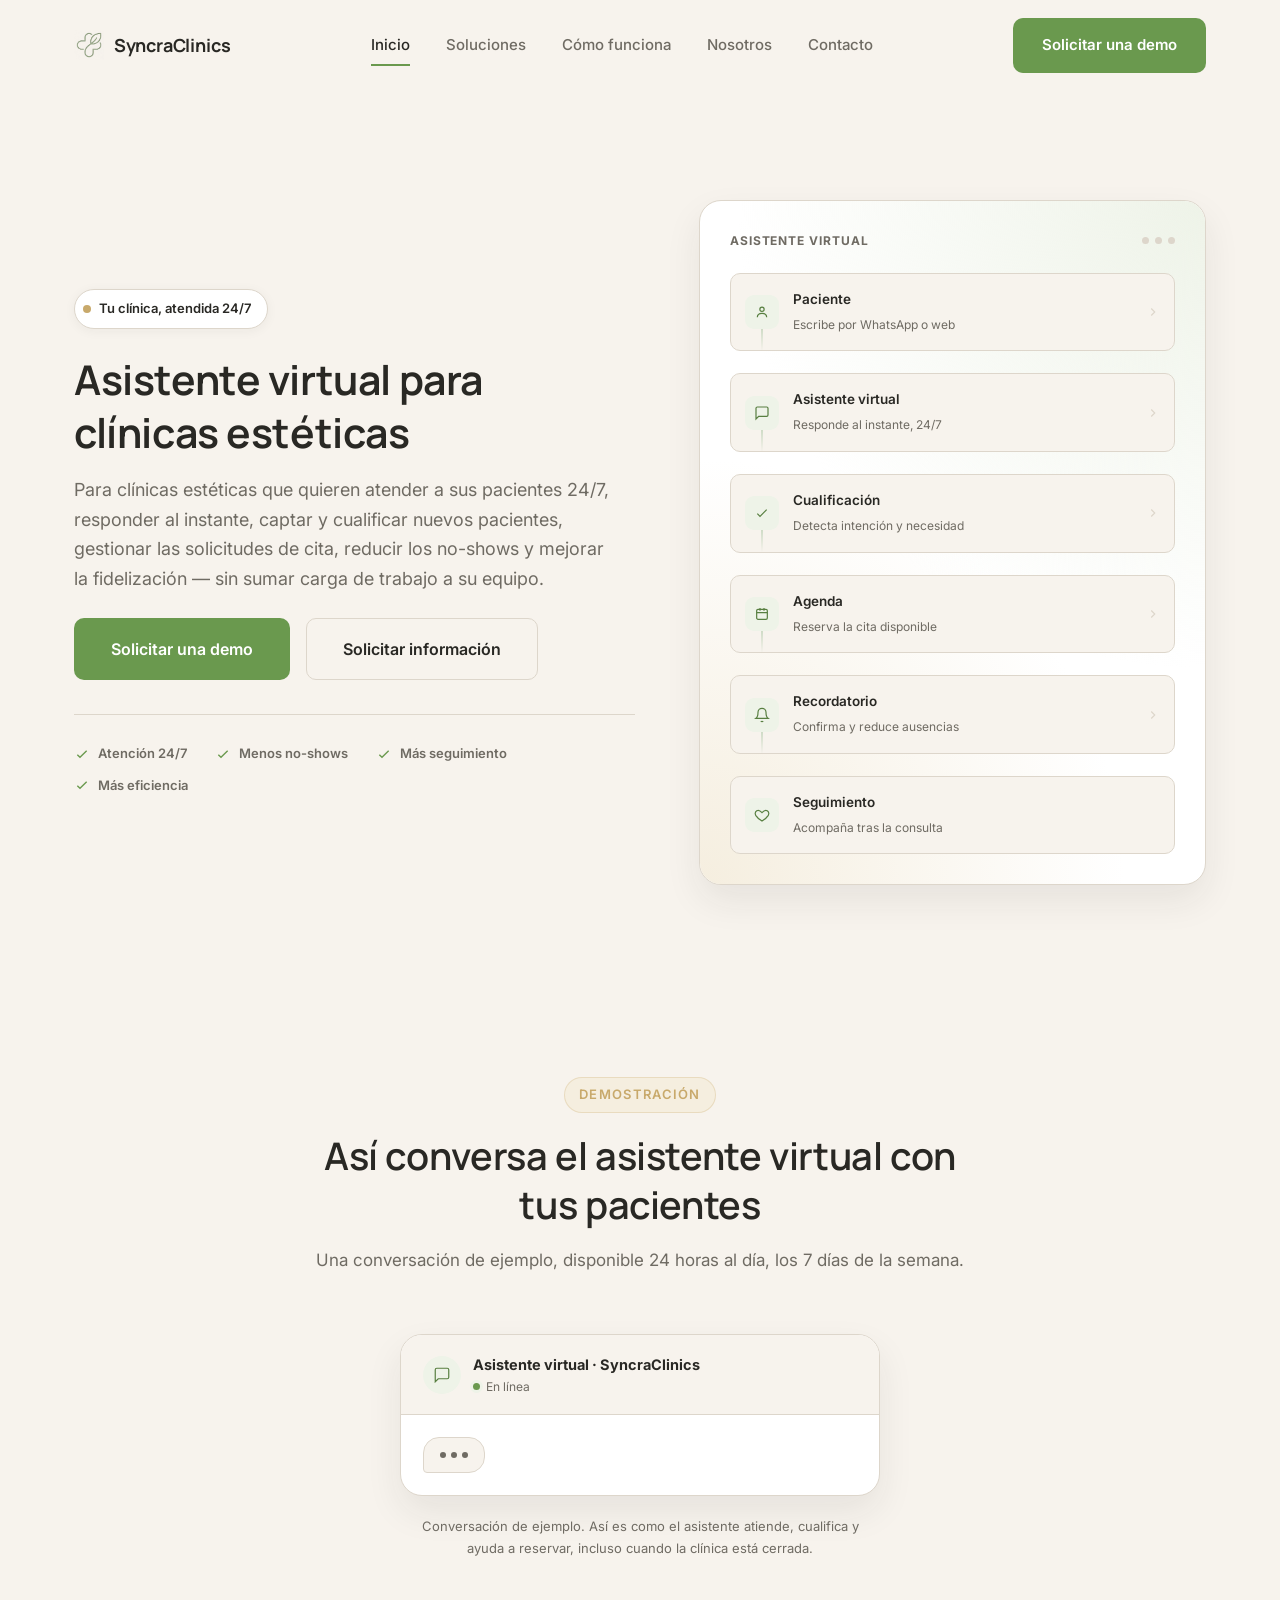
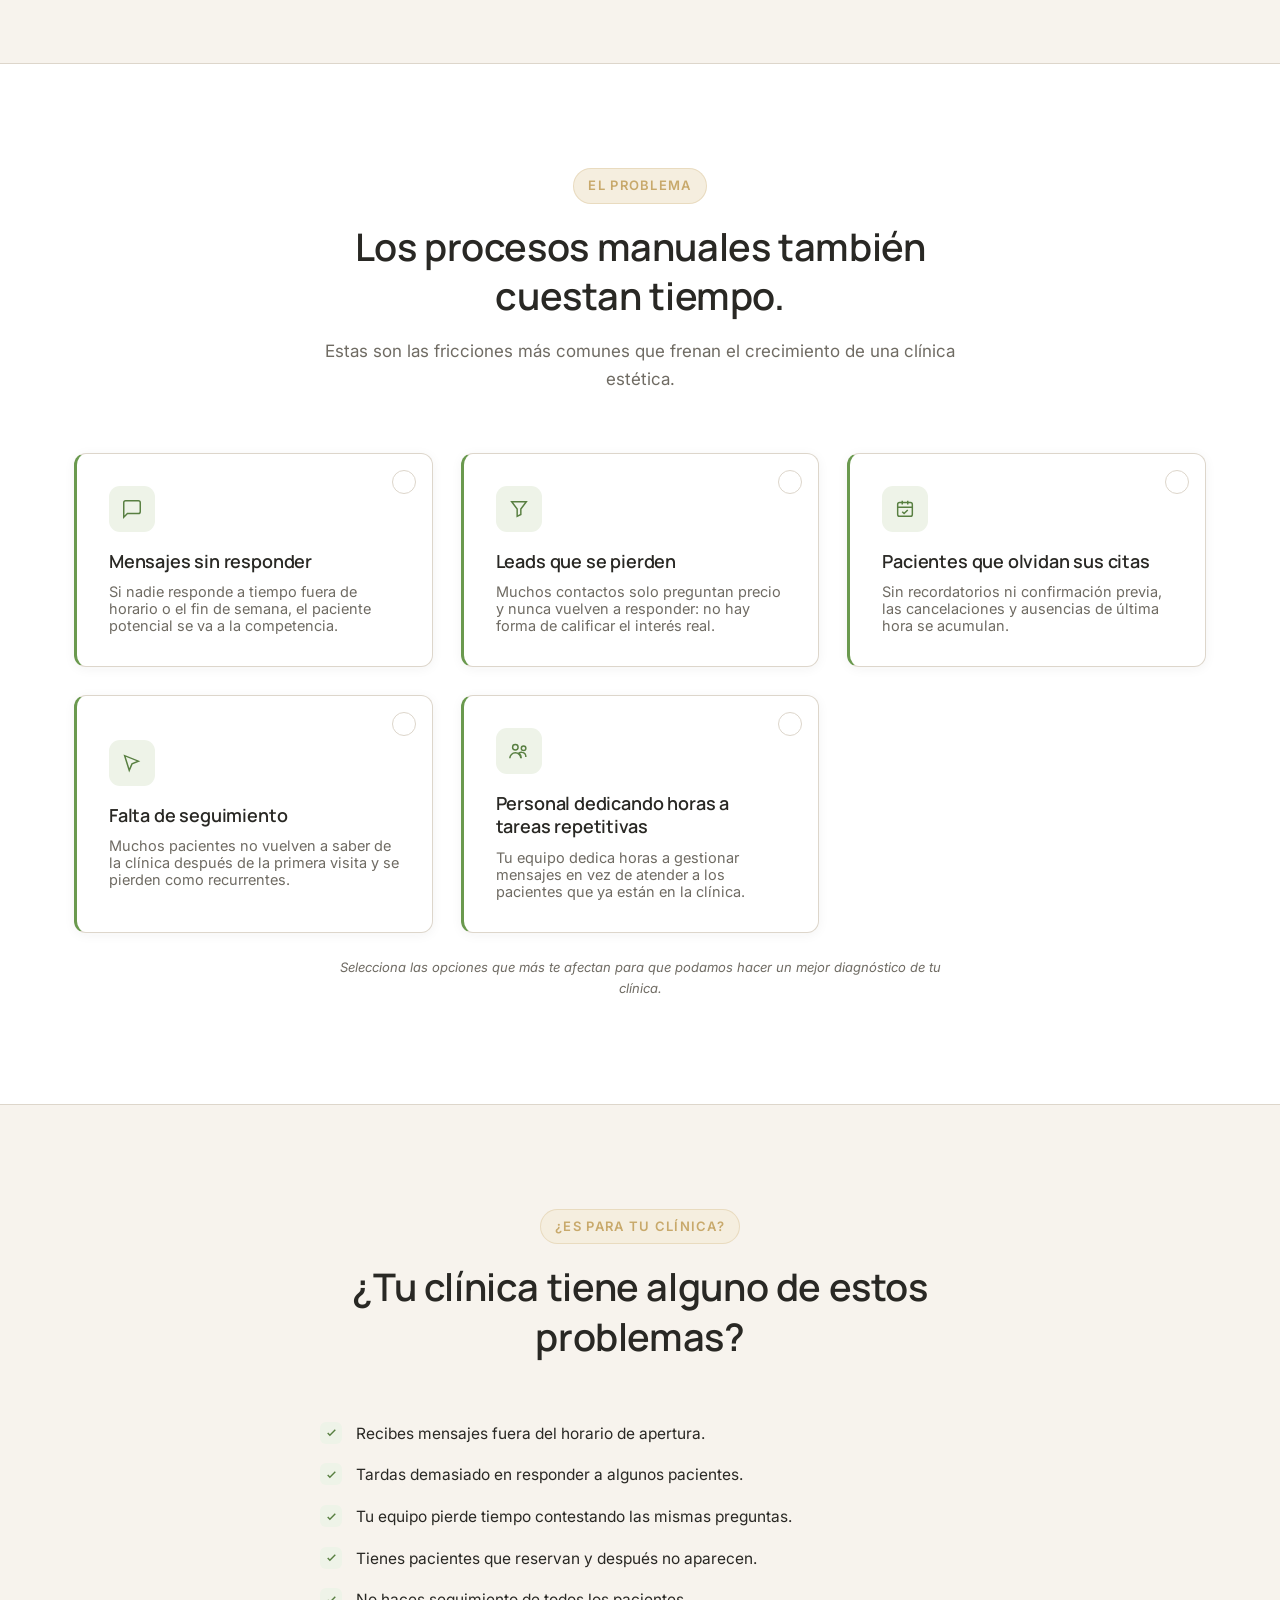
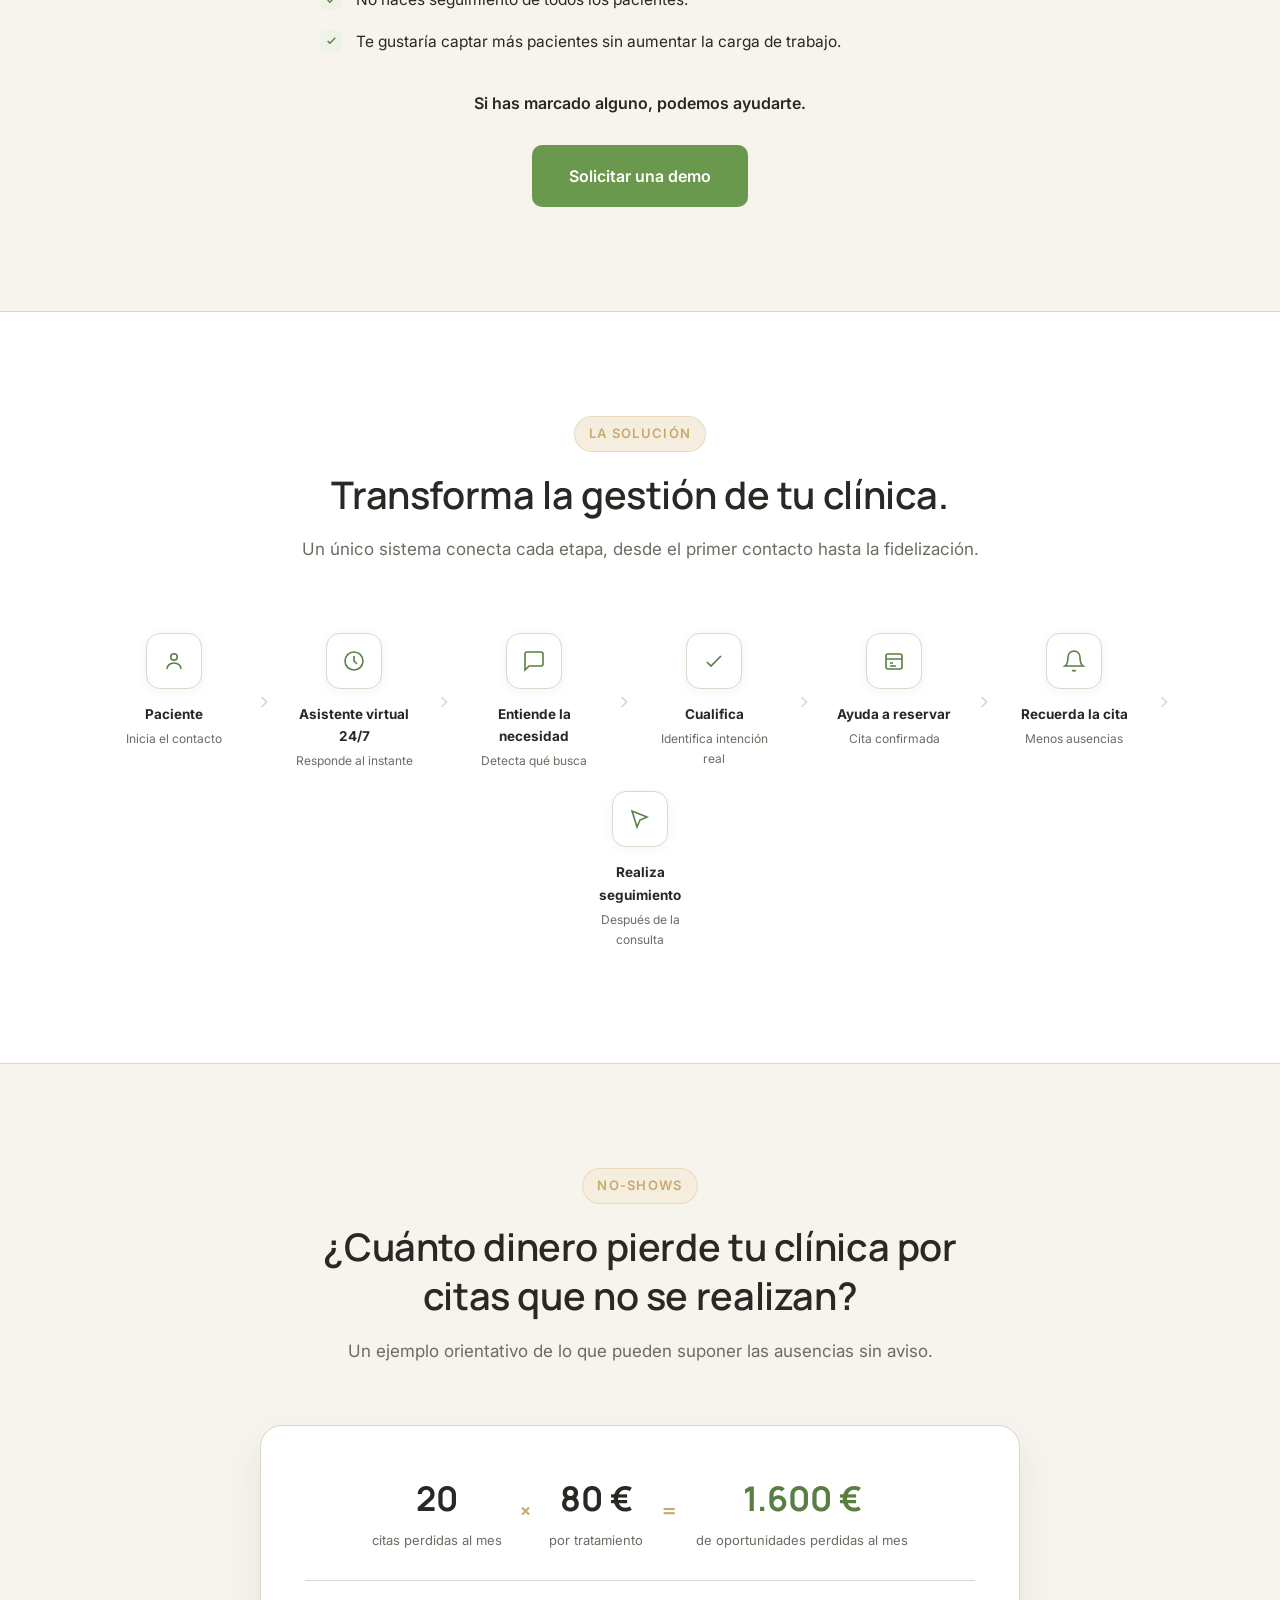
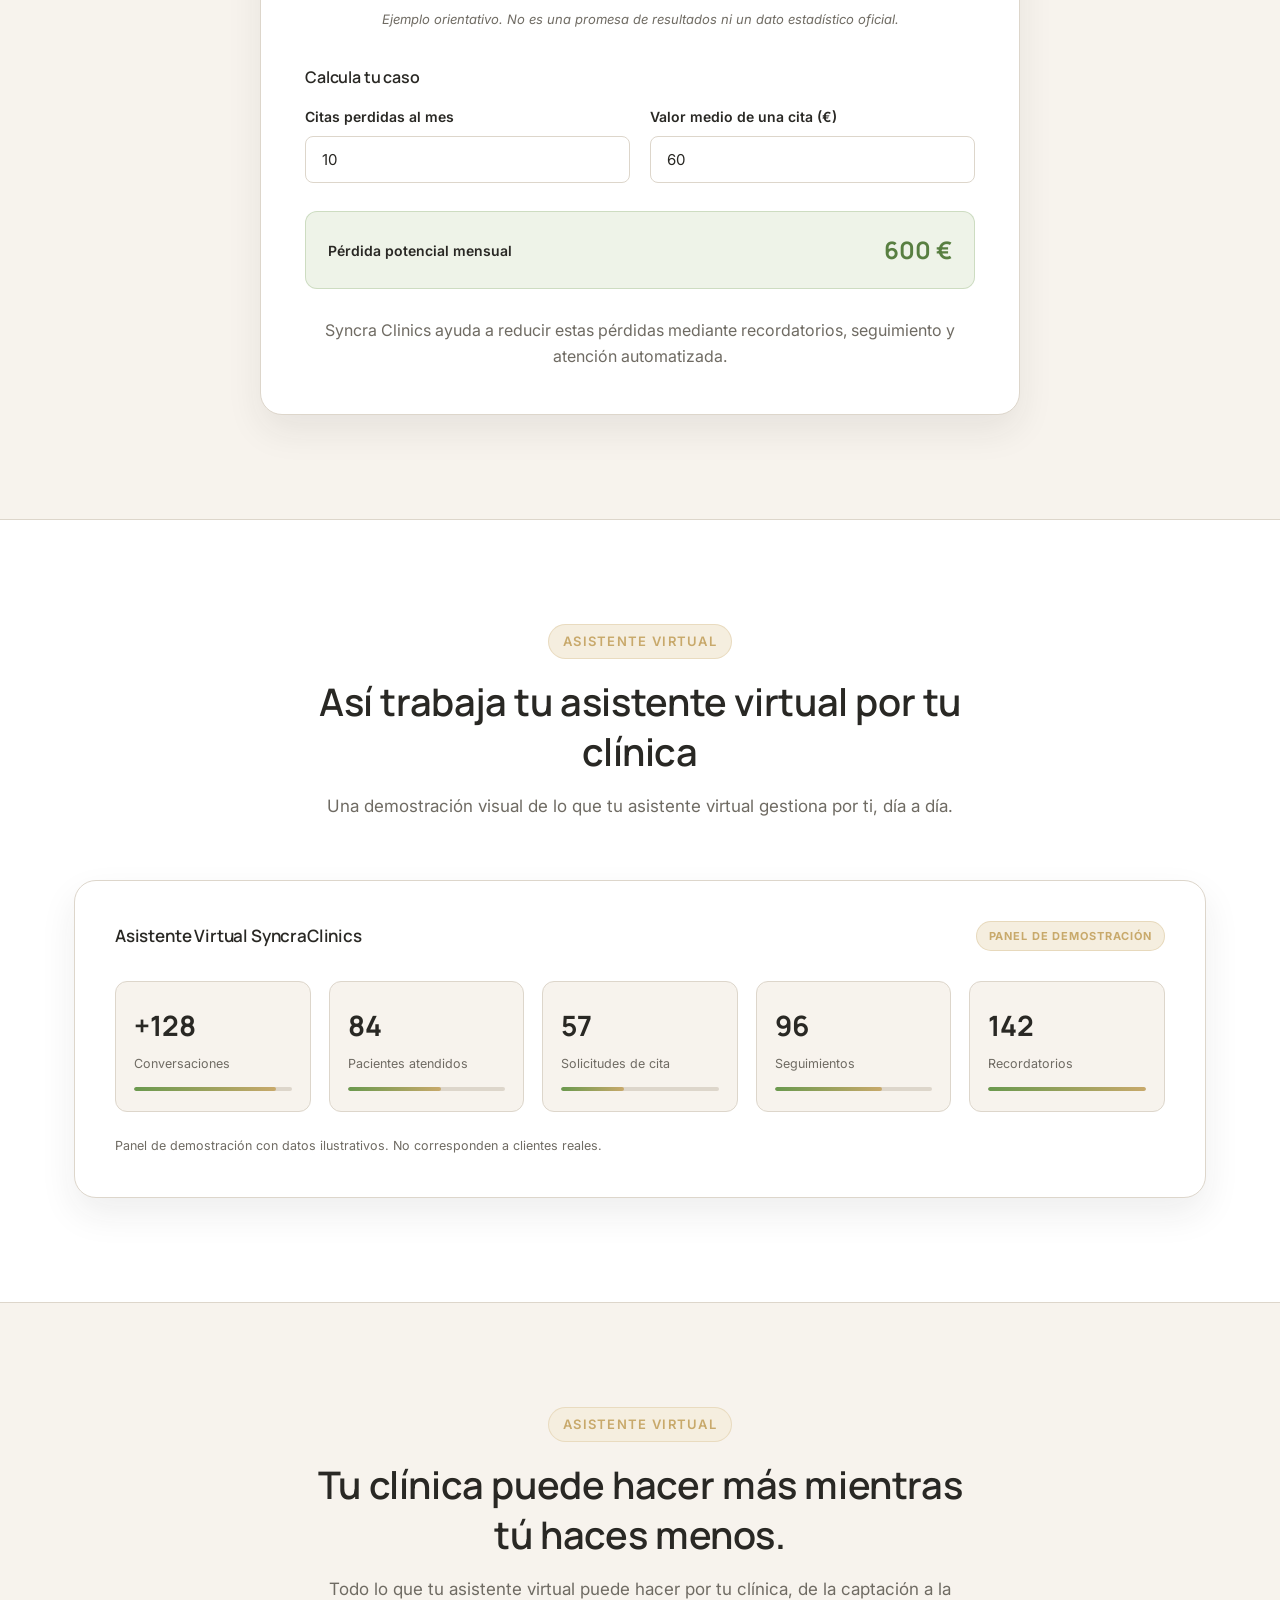
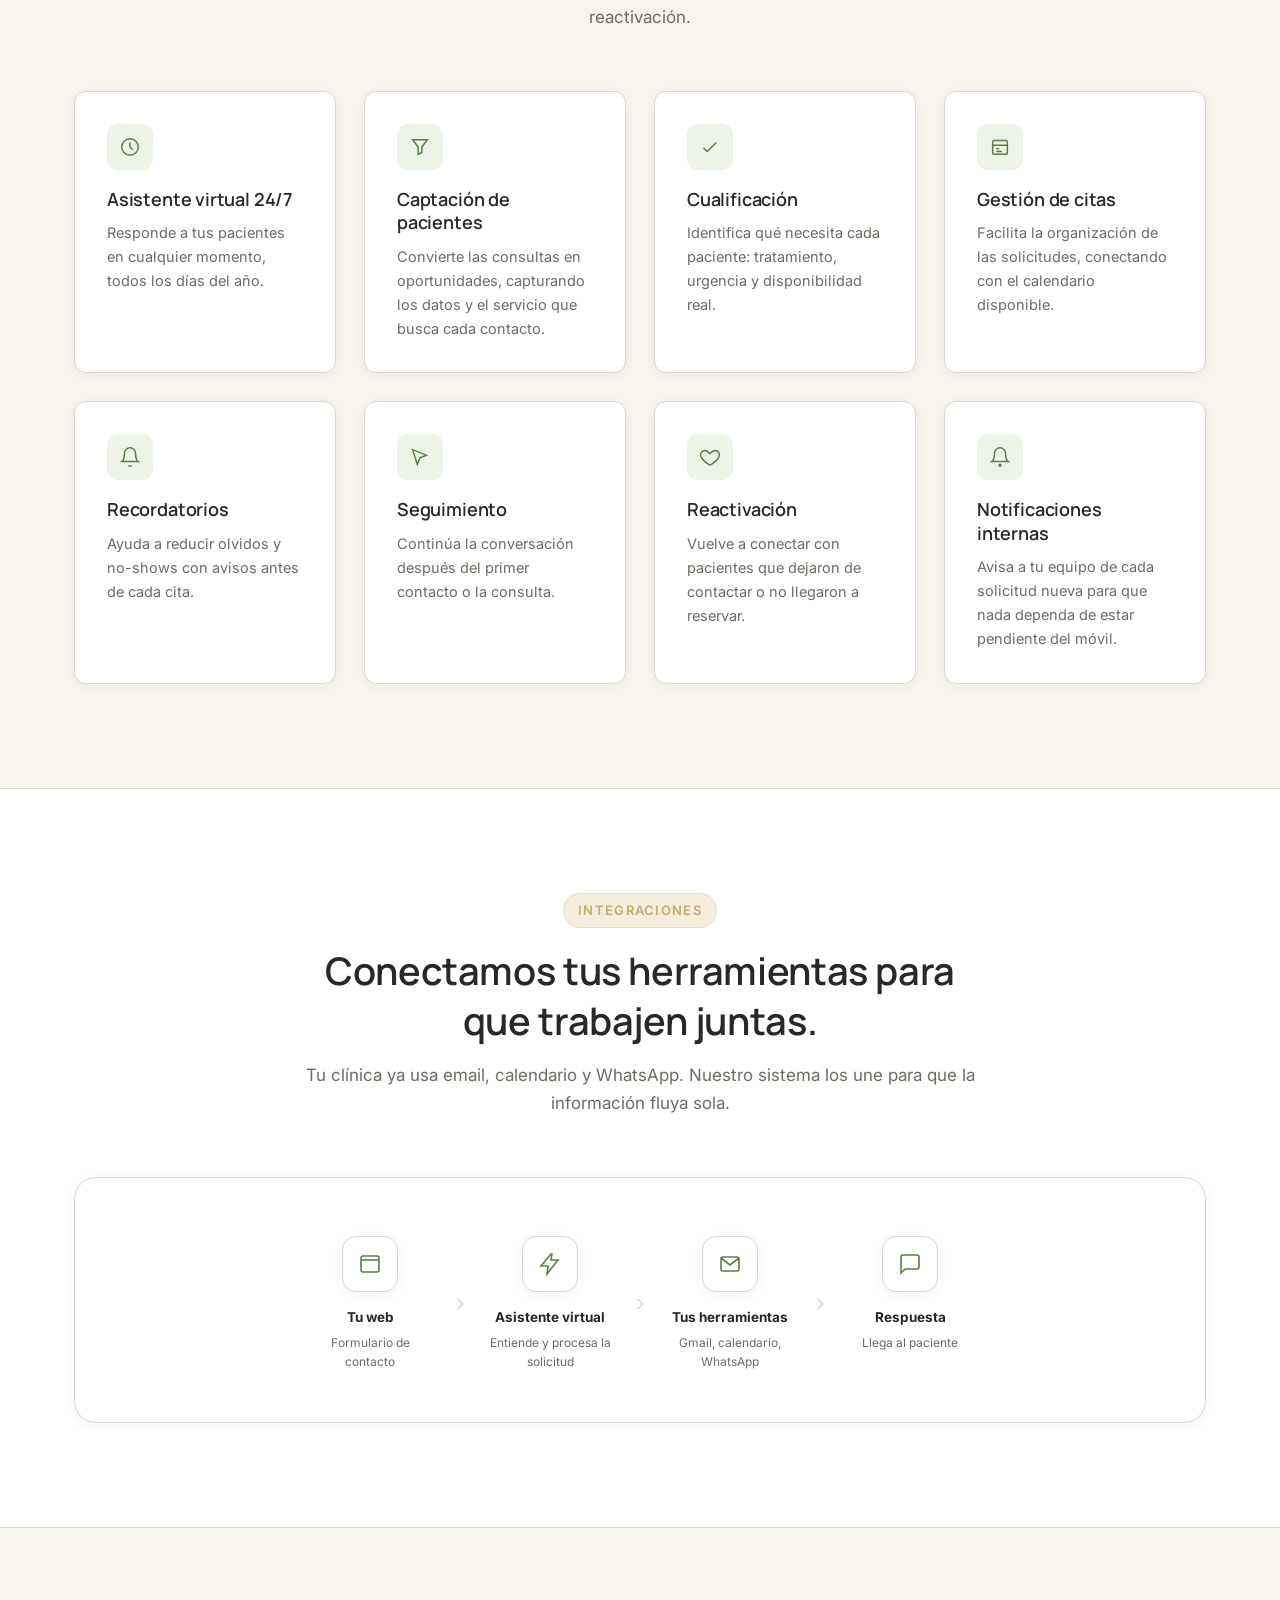
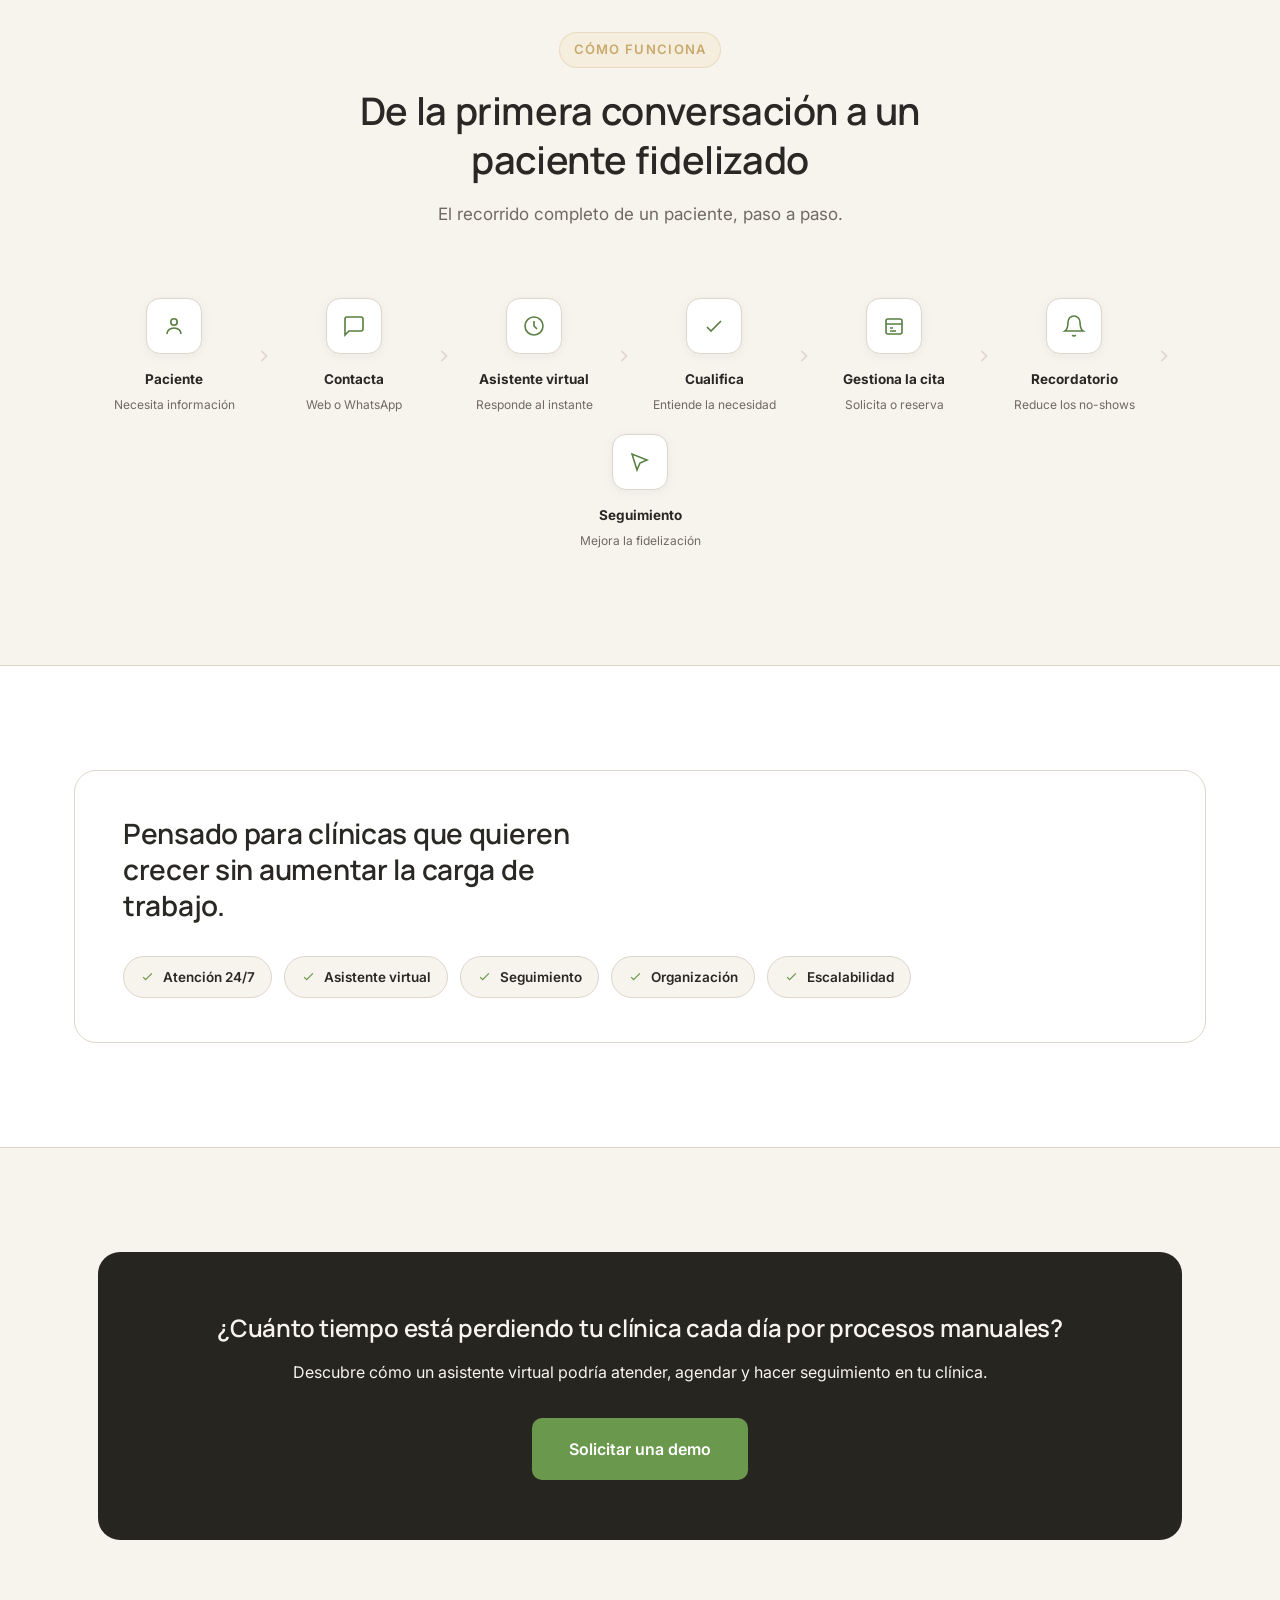
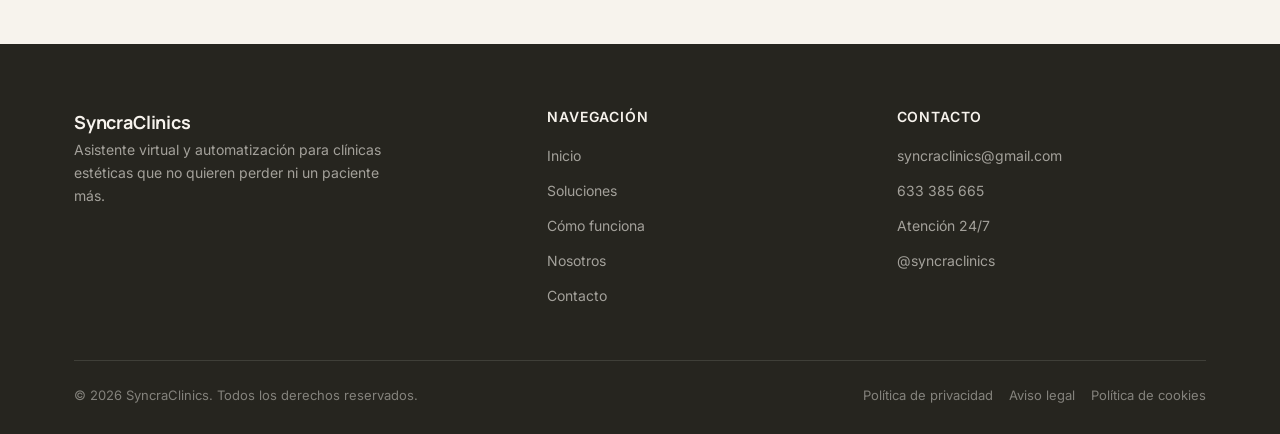
<file: index.html>
<!DOCTYPE html>
<html lang="es">
<head>
<meta charset="UTF-8">
<meta name="viewport" content="width=device-width, initial-scale=1.0">
<title>SyncraClinics | Asistente virtual para clínicas estéticas</title>
<meta name="description" content="Un asistente virtual que atiende, capta, agenda y hace seguimiento de tus pacientes 24/7, con automatización detrás para reducir las tareas manuales de tu clínica.">
<meta property="og:type" content="website">
<meta property="og:locale" content="es_ES">
<meta property="og:site_name" content="SyncraClinics">
<meta property="og:title" content="SyncraClinics | Asistente virtual para clínicas estéticas">
<meta property="og:description" content="Un asistente virtual que atiende, capta, agenda y hace seguimiento de tus pacientes 24/7, con automatización detrás para reducir las tareas manuales de tu clínica.">
<meta property="og:image" content="https://syncraclinics.es/assets/logo-symbol.png">
<meta property="og:url" content="https://syncraclinics.es/">
<link rel="canonical" href="https://syncraclinics.es/">
<link rel="preconnect" href="https://fonts.googleapis.com">
<link rel="preconnect" href="https://fonts.gstatic.com" crossorigin>
<link href="https://fonts.googleapis.com/css2?family=Inter:wght@400;500;600;700&family=Manrope:wght@700;800&display=swap" rel="stylesheet">
<link rel="stylesheet" href="css/style.css">
</head>
<body data-page="inicio">

<header class="site-header">
  <div class="header-inner">
    <a href="index.html" class="brand">
      <img src="assets/logo-symbol.png" alt="SyncraClinics">
      <span class="brand-name">SyncraClinics</span>
    </a>

    <nav class="main-nav">
      <a href="index.html" data-page="inicio">Inicio</a>
      <a href="soluciones.html" data-page="soluciones">Soluciones</a>
      <a href="index.html#como-funciona">Cómo funciona</a>
      <a href="nosotros.html" data-page="nosotros">Nosotros</a>
      <a href="contacto.html" data-page="contacto">Contacto</a>
    </nav>

    <div class="header-actions">
      <a href="contacto.html#demo" class="btn btn-primary">Solicitar una demo</a>
      <button class="nav-toggle" aria-label="Abrir menú">
        <span></span><span></span><span></span>
      </button>
    </div>
  </div>
</header>

<main>

  <section class="hero">
    <div class="container hero-inner">
      <div>
        <span class="hero-badge reveal"><span class="dot"></span> Tu clínica, atendida 24/7</span>
        <h1 class="reveal">Asistente virtual para clínicas estéticas</h1>
        <p class="hero-lede reveal">Para clínicas estéticas que quieren atender a sus pacientes 24/7, responder al instante, captar y cualificar nuevos pacientes, gestionar las solicitudes de cita, reducir los no-shows y mejorar la fidelización — sin sumar carga de trabajo a su equipo.</p>
        <div class="hero-actions reveal">
          <a href="contacto.html#demo" class="btn btn-primary btn-lg">Solicitar una demo</a>
          <a href="contacto.html" class="btn btn-secondary btn-lg">Solicitar información</a>
        </div>
        <div class="hero-indicators reveal">
          <span class="hero-indicator"><svg viewBox="0 0 24 24" fill="none" stroke="currentColor" stroke-width="2"><path d="M5 13l4 4L19 7"/></svg> Atención 24/7</span>
          <span class="hero-indicator"><svg viewBox="0 0 24 24" fill="none" stroke="currentColor" stroke-width="2"><path d="M5 13l4 4L19 7"/></svg> Menos no-shows</span>
          <span class="hero-indicator"><svg viewBox="0 0 24 24" fill="none" stroke="currentColor" stroke-width="2"><path d="M5 13l4 4L19 7"/></svg> Más seguimiento</span>
          <span class="hero-indicator"><svg viewBox="0 0 24 24" fill="none" stroke="currentColor" stroke-width="2"><path d="M5 13l4 4L19 7"/></svg> Más eficiencia</span>
        </div>
      </div>

      <div class="hero-visual reveal">
        <div class="hero-visual-head">
          <span>Asistente virtual</span>
          <div class="hero-visual-dots"><i></i><i></i><i></i></div>
        </div>
        <div class="workflow-track">
          <div class="workflow-step">
            <div class="workflow-step-icon"><svg viewBox="0 0 24 24" fill="none" stroke="currentColor" stroke-width="1.8"><circle cx="12" cy="8" r="3.2"/><path d="M5 20c0-3.5 3-6 7-6s7 2.5 7 6"/></svg></div>
            <div><strong>Paciente</strong><span>Escribe por WhatsApp o web</span></div>
            <svg class="workflow-arrow" viewBox="0 0 24 24" fill="none" stroke="currentColor" stroke-width="2"><path d="M9 18l6-6-6-6"/></svg>
          </div>
          <div class="workflow-step">
            <div class="workflow-step-icon"><svg viewBox="0 0 24 24" fill="none" stroke="currentColor" stroke-width="1.8"><path d="M21 15a2 2 0 01-2 2H7l-4 4V5a2 2 0 012-2h14a2 2 0 012 2z"/></svg></div>
            <div><strong>Asistente virtual</strong><span>Responde al instante, 24/7</span></div>
            <svg class="workflow-arrow" viewBox="0 0 24 24" fill="none" stroke="currentColor" stroke-width="2"><path d="M9 18l6-6-6-6"/></svg>
          </div>
          <div class="workflow-step">
            <div class="workflow-step-icon"><svg viewBox="0 0 24 24" fill="none" stroke="currentColor" stroke-width="1.8"><path d="M5 13l4 4L19 7"/></svg></div>
            <div><strong>Cualificación</strong><span>Detecta intención y necesidad</span></div>
            <svg class="workflow-arrow" viewBox="0 0 24 24" fill="none" stroke="currentColor" stroke-width="2"><path d="M9 18l6-6-6-6"/></svg>
          </div>
          <div class="workflow-step">
            <div class="workflow-step-icon"><svg viewBox="0 0 24 24" fill="none" stroke="currentColor" stroke-width="1.8"><rect x="4" y="5" width="16" height="15" rx="2"/><path d="M4 10h16M9 3v4M15 3v4"/></svg></div>
            <div><strong>Agenda</strong><span>Reserva la cita disponible</span></div>
            <svg class="workflow-arrow" viewBox="0 0 24 24" fill="none" stroke="currentColor" stroke-width="2"><path d="M9 18l6-6-6-6"/></svg>
          </div>
          <div class="workflow-step">
            <div class="workflow-step-icon"><svg viewBox="0 0 24 24" fill="none" stroke="currentColor" stroke-width="1.8"><path d="M18 8a6 6 0 10-12 0c0 7-3 9-3 9h18s-3-2-3-9"/><path d="M13.73 21a2 2 0 01-3.46 0"/></svg></div>
            <div><strong>Recordatorio</strong><span>Confirma y reduce ausencias</span></div>
            <svg class="workflow-arrow" viewBox="0 0 24 24" fill="none" stroke="currentColor" stroke-width="2"><path d="M9 18l6-6-6-6"/></svg>
          </div>
          <div class="workflow-step">
            <div class="workflow-step-icon"><svg viewBox="0 0 24 24" fill="none" stroke="currentColor" stroke-width="1.8"><path d="M12 21s-7-4.35-9.5-8.5C.5 8.5 3 5 6.5 5c2 0 3.2 1 5.5 3.5C14.3 6 15.5 5 17.5 5 21 5 23.5 8.5 21.5 12.5 19 16.65 12 21 12 21z"/></svg></div>
            <div><strong>Seguimiento</strong><span>Acompaña tras la consulta</span></div>
          </div>
        </div>
      </div>
    </div>
  </section>

  <section class="section">
    <div class="container">
      <div class="section-head reveal">
        <span class="eyebrow">Demostración</span>
        <h2>Así conversa el asistente virtual con tus pacientes</h2>
        <p>Una conversación de ejemplo, disponible 24 horas al día, los 7 días de la semana.</p>
      </div>

      <div class="chat-window">
        <div class="chat-header">
          <div class="chat-avatar">
            <svg viewBox="0 0 24 24" fill="none" stroke="currentColor" stroke-width="1.6"><path d="M21 15a2 2 0 01-2 2H7l-4 4V5a2 2 0 012-2h14a2 2 0 012 2z"/></svg>
          </div>
          <div class="chat-header-info">
            <strong>Asistente virtual · SyncraClinics</strong>
            <span class="chat-status">En línea</span>
          </div>
        </div>
        <div class="chat-messages">
          <div class="chat-bubble patient">Hola, quería información sobre aumento de labios.</div>
          <div class="chat-bubble assistant">¡Hola! 😊 Claro, puedo ayudarte con toda la información. ¿Es tu primera vez en la clínica?</div>
          <div class="chat-bubble patient">Sí.</div>
          <div class="chat-bubble assistant">Perfecto. ¿Te gustaría que buscáramos una cita para esta semana?</div>
          <div class="chat-bubble patient">Sí, por la tarde.</div>
          <div class="chat-bubble assistant">Tenemos disponibilidad el jueves a las 17:30 y el viernes a las 18:00. ¿Cuál te viene mejor?</div>
          <div class="chat-bubble patient">El jueves a las 17:30, perfecto.</div>
          <div class="chat-bubble assistant">Genial, he registrado tu solicitud. Te enviaremos la confirmación en breve.</div>
        </div>
      </div>
      <p class="chat-caption">Conversación de ejemplo. Así es como el asistente atiende, cualifica y ayuda a reservar, incluso cuando la clínica está cerrada.</p>
    </div>
  </section>

  <section class="section section-alt">
    <div class="container">
      <div class="section-head reveal">
        <span class="eyebrow">El problema</span>
        <h2>Los procesos manuales también cuestan tiempo.</h2>
        <p>Estas son las fricciones más comunes que frenan el crecimiento de una clínica estética.</p>
      </div>

      <div class="grid grid-3 reveal">
        <button type="button" class="card problem-card pain-card" data-pain="Mensajes sin responder" aria-pressed="false">
          <span class="pain-check" aria-hidden="true">
            <svg viewBox="0 0 24 24" fill="none" stroke="currentColor" stroke-width="2.6"><path d="M5 13l4 4L19 7"/></svg>
          </span>
          <div class="card-icon">
            <svg viewBox="0 0 24 24" fill="none" stroke="currentColor" stroke-width="1.6"><path d="M21 15a2 2 0 01-2 2H7l-4 4V5a2 2 0 012-2h14a2 2 0 012 2z"/></svg>
          </div>
          <h3>Mensajes sin responder</h3>
          <p>Si nadie responde a tiempo fuera de horario o el fin de semana, el paciente potencial se va a la competencia.</p>
        </button>

        <button type="button" class="card problem-card pain-card" data-pain="Leads que se pierden" aria-pressed="false">
          <span class="pain-check" aria-hidden="true">
            <svg viewBox="0 0 24 24" fill="none" stroke="currentColor" stroke-width="2.6"><path d="M5 13l4 4L19 7"/></svg>
          </span>
          <div class="card-icon">
            <svg viewBox="0 0 24 24" fill="none" stroke="currentColor" stroke-width="1.6"><path d="M4 4h16l-6 8v6l-4 2v-8L4 4z"/></svg>
          </div>
          <h3>Leads que se pierden</h3>
          <p>Muchos contactos solo preguntan precio y nunca vuelven a responder: no hay forma de calificar el interés real.</p>
        </button>

        <button type="button" class="card problem-card pain-card" data-pain="Pacientes que olvidan sus citas" aria-pressed="false">
          <span class="pain-check" aria-hidden="true">
            <svg viewBox="0 0 24 24" fill="none" stroke="currentColor" stroke-width="2.6"><path d="M5 13l4 4L19 7"/></svg>
          </span>
          <div class="card-icon">
            <svg viewBox="0 0 24 24" fill="none" stroke="currentColor" stroke-width="1.6"><rect x="4" y="5" width="16" height="15" rx="2"/><path d="M4 10h16M9 3v4M15 3v4"/><path d="M9 15l2 2 4-4"/></svg>
          </div>
          <h3>Pacientes que olvidan sus citas</h3>
          <p>Sin recordatorios ni confirmación previa, las cancelaciones y ausencias de última hora se acumulan.</p>
        </button>

        <button type="button" class="card problem-card pain-card" data-pain="Falta de seguimiento" aria-pressed="false">
          <span class="pain-check" aria-hidden="true">
            <svg viewBox="0 0 24 24" fill="none" stroke="currentColor" stroke-width="2.6"><path d="M5 13l4 4L19 7"/></svg>
          </span>
          <div class="card-icon">
            <svg viewBox="0 0 24 24" fill="none" stroke="currentColor" stroke-width="1.6"><path d="M4 4l5 16 3-7 7-3z"/></svg>
          </div>
          <h3>Falta de seguimiento</h3>
          <p>Muchos pacientes no vuelven a saber de la clínica después de la primera visita y se pierden como recurrentes.</p>
        </button>

        <button type="button" class="card problem-card pain-card" data-pain="Personal en tareas repetitivas" aria-pressed="false">
          <span class="pain-check" aria-hidden="true">
            <svg viewBox="0 0 24 24" fill="none" stroke="currentColor" stroke-width="2.6"><path d="M5 13l4 4L19 7"/></svg>
          </span>
          <div class="card-icon">
            <svg viewBox="0 0 24 24" fill="none" stroke="currentColor" stroke-width="1.6"><circle cx="8" cy="8" r="3"/><circle cx="17" cy="9" r="2.5"/><path d="M2 20c0-3.3 2.7-6 6-6s6 2.7 6 6M14.5 20c0-2.4-1-4.4-2.6-5.7 1-.7 2.3-1 3.6-.8 2.3.3 4 2.5 4 5"/></svg>
          </div>
          <h3>Personal dedicando horas a tareas repetitivas</h3>
          <p>Tu equipo dedica horas a gestionar mensajes en vez de atender a los pacientes que ya están en la clínica.</p>
        </button>
      </div>

      <p class="pain-hint">Selecciona las opciones que más te afectan para que podamos hacer un mejor diagnóstico de tu clínica.</p>
    </div>
  </section>

  <section class="section">
    <div class="container">
      <div class="section-head reveal">
        <span class="eyebrow">¿Es para tu clínica?</span>
        <h2>¿Tu clínica tiene alguno de estos problemas?</h2>
      </div>

      <ul class="checklist reveal">
        <li><span class="checklist-icon"><svg viewBox="0 0 24 24" fill="none" stroke="currentColor" stroke-width="2.6"><path d="M5 13l4 4L19 7"/></svg></span> Recibes mensajes fuera del horario de apertura.</li>
        <li><span class="checklist-icon"><svg viewBox="0 0 24 24" fill="none" stroke="currentColor" stroke-width="2.6"><path d="M5 13l4 4L19 7"/></svg></span> Tardas demasiado en responder a algunos pacientes.</li>
        <li><span class="checklist-icon"><svg viewBox="0 0 24 24" fill="none" stroke="currentColor" stroke-width="2.6"><path d="M5 13l4 4L19 7"/></svg></span> Tu equipo pierde tiempo contestando las mismas preguntas.</li>
        <li><span class="checklist-icon"><svg viewBox="0 0 24 24" fill="none" stroke="currentColor" stroke-width="2.6"><path d="M5 13l4 4L19 7"/></svg></span> Tienes pacientes que reservan y después no aparecen.</li>
        <li><span class="checklist-icon"><svg viewBox="0 0 24 24" fill="none" stroke="currentColor" stroke-width="2.6"><path d="M5 13l4 4L19 7"/></svg></span> No haces seguimiento de todos los pacientes.</li>
        <li><span class="checklist-icon"><svg viewBox="0 0 24 24" fill="none" stroke="currentColor" stroke-width="2.6"><path d="M5 13l4 4L19 7"/></svg></span> Te gustaría captar más pacientes sin aumentar la carga de trabajo.</li>
      </ul>

      <div class="fit-cta reveal">
        <p>Si has marcado alguno, podemos ayudarte.</p>
        <a href="contacto.html#demo" class="btn btn-primary btn-lg">Solicitar una demo</a>
      </div>
    </div>
  </section>

  <section class="section section-alt">
    <div class="container">
      <div class="section-head reveal">
        <span class="eyebrow">La solución</span>
        <h2>Transforma la gestión de tu clínica.</h2>
        <p>Un único sistema conecta cada etapa, desde el primer contacto hasta la fidelización.</p>
      </div>

      <div class="flow-diagram reveal">
        <div class="flow-step">
          <div class="flow-step-icon"><svg viewBox="0 0 24 24" fill="none" stroke="currentColor" stroke-width="1.6"><circle cx="12" cy="8" r="3.2"/><path d="M5 20c0-3.5 3-6 7-6s7 2.5 7 6"/></svg></div>
          <strong>Paciente</strong>
          <span>Inicia el contacto</span>
        </div>
        <div class="flow-connector"><svg viewBox="0 0 24 24" fill="none" stroke="currentColor" stroke-width="2"><path d="M9 18l6-6-6-6"/></svg></div>
        <div class="flow-step">
          <div class="flow-step-icon"><svg viewBox="0 0 24 24" fill="none" stroke="currentColor" stroke-width="1.6"><circle cx="12" cy="12" r="9"/><path d="M12 7v5l3 3"/></svg></div>
          <strong>Asistente virtual 24/7</strong>
          <span>Responde al instante</span>
        </div>
        <div class="flow-connector"><svg viewBox="0 0 24 24" fill="none" stroke="currentColor" stroke-width="2"><path d="M9 18l6-6-6-6"/></svg></div>
        <div class="flow-step">
          <div class="flow-step-icon"><svg viewBox="0 0 24 24" fill="none" stroke="currentColor" stroke-width="1.6"><path d="M21 15a2 2 0 01-2 2H7l-4 4V5a2 2 0 012-2h14a2 2 0 012 2z"/></svg></div>
          <strong>Entiende la necesidad</strong>
          <span>Detecta qué busca</span>
        </div>
        <div class="flow-connector"><svg viewBox="0 0 24 24" fill="none" stroke="currentColor" stroke-width="2"><path d="M9 18l6-6-6-6"/></svg></div>
        <div class="flow-step">
          <div class="flow-step-icon"><svg viewBox="0 0 24 24" fill="none" stroke="currentColor" stroke-width="1.6"><path d="M5 13l4 4L19 7"/></svg></div>
          <strong>Cualifica</strong>
          <span>Identifica intención real</span>
        </div>
        <div class="flow-connector"><svg viewBox="0 0 24 24" fill="none" stroke="currentColor" stroke-width="2"><path d="M9 18l6-6-6-6"/></svg></div>
        <div class="flow-step">
          <div class="flow-step-icon"><svg viewBox="0 0 24 24" fill="none" stroke="currentColor" stroke-width="1.6"><rect x="4" y="5" width="16" height="15" rx="2"/><path d="M4 10h16M8 14h3M8 17h6"/></svg></div>
          <strong>Ayuda a reservar</strong>
          <span>Cita confirmada</span>
        </div>
        <div class="flow-connector"><svg viewBox="0 0 24 24" fill="none" stroke="currentColor" stroke-width="2"><path d="M9 18l6-6-6-6"/></svg></div>
        <div class="flow-step">
          <div class="flow-step-icon"><svg viewBox="0 0 24 24" fill="none" stroke="currentColor" stroke-width="1.6"><path d="M18 8a6 6 0 10-12 0c0 7-3 9-3 9h18s-3-2-3-9"/><path d="M13.73 21a2 2 0 01-3.46 0"/></svg></div>
          <strong>Recuerda la cita</strong>
          <span>Menos ausencias</span>
        </div>
        <div class="flow-connector"><svg viewBox="0 0 24 24" fill="none" stroke="currentColor" stroke-width="2"><path d="M9 18l6-6-6-6"/></svg></div>
        <div class="flow-step">
          <div class="flow-step-icon"><svg viewBox="0 0 24 24" fill="none" stroke="currentColor" stroke-width="1.6"><path d="M4 4l5 16 3-7 7-3z"/></svg></div>
          <strong>Realiza seguimiento</strong>
          <span>Después de la consulta</span>
        </div>
      </div>
    </div>
  </section>

  <section class="section">
    <div class="container">
      <div class="section-head reveal">
        <span class="eyebrow">No-shows</span>
        <h2>¿Cuánto dinero pierde tu clínica por citas que no se realizan?</h2>
        <p>Un ejemplo orientativo de lo que pueden suponer las ausencias sin aviso.</p>
      </div>

      <div class="noshow-panel reveal">
        <div class="noshow-example">
          <div class="noshow-example-block">
            <strong>20</strong>
            <span>citas perdidas al mes</span>
          </div>
          <span class="noshow-operator">×</span>
          <div class="noshow-example-block">
            <strong>80 €</strong>
            <span>por tratamiento</span>
          </div>
          <span class="noshow-operator">=</span>
          <div class="noshow-example-block noshow-example-result">
            <strong>1.600 €</strong>
            <span>de oportunidades perdidas al mes</span>
          </div>
        </div>
        <p class="noshow-disclaimer">Ejemplo orientativo. No es una promesa de resultados ni un dato estadístico oficial.</p>

        <div class="noshow-calculator">
          <h3>Calcula tu caso</h3>
          <div class="calculator-grid">
            <div class="form-field">
              <label for="calc-citas">Citas perdidas al mes</label>
              <input type="number" id="calc-citas" min="0" value="10" inputmode="numeric">
            </div>
            <div class="form-field">
              <label for="calc-valor">Valor medio de una cita (€)</label>
              <input type="number" id="calc-valor" min="0" value="60" inputmode="numeric">
            </div>
          </div>
          <div class="calculator-result">
            <span>Pérdida potencial mensual</span>
            <strong id="calc-result">600 €</strong>
          </div>
        </div>

        <p>Syncra Clinics ayuda a reducir estas pérdidas mediante recordatorios, seguimiento y atención automatizada.</p>
      </div>
    </div>
  </section>

  <section class="section section-alt">
    <div class="container">
      <div class="section-head reveal">
        <span class="eyebrow">Asistente virtual</span>
        <h2>Así trabaja tu asistente virtual por tu clínica</h2>
        <p>Una demostración visual de lo que tu asistente virtual gestiona por ti, día a día.</p>
      </div>

      <div class="dashboard-panel reveal">
        <div class="dashboard-head">
          <h3>Asistente Virtual SyncraClinics</h3>
          <span class="dashboard-demo-tag">Panel de demostración</span>
        </div>
        <div class="dashboard-grid">
          <div class="dashboard-metric">
            <strong data-count-to="128" data-count-prefix="+">0</strong>
            <span>Conversaciones</span>
            <div class="dashboard-bar" style="--bar-value: 90%;"><span></span></div>
          </div>
          <div class="dashboard-metric">
            <strong data-count-to="84">0</strong>
            <span>Pacientes atendidos</span>
            <div class="dashboard-bar" style="--bar-value: 59%;"><span></span></div>
          </div>
          <div class="dashboard-metric">
            <strong data-count-to="57">0</strong>
            <span>Solicitudes de cita</span>
            <div class="dashboard-bar" style="--bar-value: 40%;"><span></span></div>
          </div>
          <div class="dashboard-metric">
            <strong data-count-to="96">0</strong>
            <span>Seguimientos</span>
            <div class="dashboard-bar" style="--bar-value: 68%;"><span></span></div>
          </div>
          <div class="dashboard-metric">
            <strong data-count-to="142">0</strong>
            <span>Recordatorios</span>
            <div class="dashboard-bar" style="--bar-value: 100%;"><span></span></div>
          </div>
        </div>
        <p class="dashboard-footnote">Panel de demostración con datos ilustrativos. No corresponden a clientes reales.</p>
      </div>
    </div>
  </section>

  <section class="section">
    <div class="container">
      <div class="section-head reveal">
        <span class="eyebrow">Asistente virtual</span>
        <h2>Tu clínica puede hacer más mientras tú haces menos.</h2>
        <p>Todo lo que tu asistente virtual puede hacer por tu clínica, de la captación a la reactivación.</p>
      </div>

      <div class="grid grid-4 reveal">
        <div class="card automation-card">
          <div class="card-icon"><svg viewBox="0 0 24 24" fill="none" stroke="currentColor" stroke-width="1.6"><circle cx="12" cy="12" r="9"/><path d="M12 7v5l3 3"/></svg></div>
          <h3>Asistente virtual 24/7</h3>
          <p>Responde a tus pacientes en cualquier momento, todos los días del año.</p>
        </div>
        <div class="card automation-card">
          <div class="card-icon"><svg viewBox="0 0 24 24" fill="none" stroke="currentColor" stroke-width="1.6"><path d="M4 4h16l-6 8v6l-4 2v-8L4 4z"/></svg></div>
          <h3>Captación de pacientes</h3>
          <p>Convierte las consultas en oportunidades, capturando los datos y el servicio que busca cada contacto.</p>
        </div>
        <div class="card automation-card">
          <div class="card-icon"><svg viewBox="0 0 24 24" fill="none" stroke="currentColor" stroke-width="1.6"><path d="M5 13l4 4L19 7"/></svg></div>
          <h3>Cualificación</h3>
          <p>Identifica qué necesita cada paciente: tratamiento, urgencia y disponibilidad real.</p>
        </div>
        <div class="card automation-card">
          <div class="card-icon"><svg viewBox="0 0 24 24" fill="none" stroke="currentColor" stroke-width="1.6"><rect x="4" y="5" width="16" height="15" rx="2"/><path d="M4 10h16M8 14h3M8 17h6"/></svg></div>
          <h3>Gestión de citas</h3>
          <p>Facilita la organización de las solicitudes, conectando con el calendario disponible.</p>
        </div>
        <div class="card automation-card">
          <div class="card-icon"><svg viewBox="0 0 24 24" fill="none" stroke="currentColor" stroke-width="1.6"><path d="M18 8a6 6 0 10-12 0c0 7-3 9-3 9h18s-3-2-3-9"/><path d="M13.73 21a2 2 0 01-3.46 0"/></svg></div>
          <h3>Recordatorios</h3>
          <p>Ayuda a reducir olvidos y no-shows con avisos antes de cada cita.</p>
        </div>
        <div class="card automation-card">
          <div class="card-icon"><svg viewBox="0 0 24 24" fill="none" stroke="currentColor" stroke-width="1.6"><path d="M4 4l5 16 3-7 7-3z"/></svg></div>
          <h3>Seguimiento</h3>
          <p>Continúa la conversación después del primer contacto o la consulta.</p>
        </div>
        <div class="card automation-card">
          <div class="card-icon"><svg viewBox="0 0 24 24" fill="none" stroke="currentColor" stroke-width="1.6"><path d="M12 21s-7-4.35-9.5-8.5C.5 8.5 3 5 6.5 5c2 0 3.2 1 5.5 3.5C14.3 6 15.5 5 17.5 5 21 5 23.5 8.5 21.5 12.5 19 16.65 12 21 12 21z"/></svg></div>
          <h3>Reactivación</h3>
          <p>Vuelve a conectar con pacientes que dejaron de contactar o no llegaron a reservar.</p>
        </div>
        <div class="card automation-card">
          <div class="card-icon"><svg viewBox="0 0 24 24" fill="none" stroke="currentColor" stroke-width="1.6"><path d="M18 8a6 6 0 10-12 0c0 7-3 9-3 9h18s-3-2-3-9"/><circle cx="12" cy="21" r="1"/></svg></div>
          <h3>Notificaciones internas</h3>
          <p>Avisa a tu equipo de cada solicitud nueva para que nada dependa de estar pendiente del móvil.</p>
        </div>
      </div>
    </div>
  </section>

  <section class="section section-alt">
    <div class="container">
      <div class="section-head reveal">
        <span class="eyebrow">Integraciones</span>
        <h2>Conectamos tus herramientas para que trabajen juntas.</h2>
        <p>Tu clínica ya usa email, calendario y WhatsApp. Nuestro sistema los une para que la información fluya sola.</p>
      </div>

      <div class="integration-panel reveal">
        <div class="flow-diagram">
          <div class="flow-step">
            <div class="flow-step-icon"><svg viewBox="0 0 24 24" fill="none" stroke="currentColor" stroke-width="1.6"><rect x="3" y="4" width="18" height="16" rx="2"/><path d="M3 8h18"/></svg></div>
            <strong>Tu web</strong>
            <span>Formulario de contacto</span>
          </div>
          <div class="flow-connector"><svg viewBox="0 0 24 24" fill="none" stroke="currentColor" stroke-width="2"><path d="M9 18l6-6-6-6"/></svg></div>
          <div class="flow-step">
            <div class="flow-step-icon"><svg viewBox="0 0 24 24" fill="none" stroke="currentColor" stroke-width="1.6"><path d="M13 2 3 14h7l-1 8 11-14h-7l1-6z"/></svg></div>
            <strong>Asistente virtual</strong>
            <span>Entiende y procesa la solicitud</span>
          </div>
          <div class="flow-connector"><svg viewBox="0 0 24 24" fill="none" stroke="currentColor" stroke-width="2"><path d="M9 18l6-6-6-6"/></svg></div>
          <div class="flow-step">
            <div class="flow-step-icon"><svg viewBox="0 0 24 24" fill="none" stroke="currentColor" stroke-width="1.6"><path d="M3 6l9 7 9-7"/><rect x="3" y="5" width="18" height="14" rx="2"/></svg></div>
            <strong>Tus herramientas</strong>
            <span>Gmail, calendario, WhatsApp</span>
          </div>
          <div class="flow-connector"><svg viewBox="0 0 24 24" fill="none" stroke="currentColor" stroke-width="2"><path d="M9 18l6-6-6-6"/></svg></div>
          <div class="flow-step">
            <div class="flow-step-icon"><svg viewBox="0 0 24 24" fill="none" stroke="currentColor" stroke-width="1.6"><path d="M21 15a2 2 0 01-2 2H7l-4 4V5a2 2 0 012-2h14a2 2 0 012 2z"/></svg></div>
            <strong>Respuesta</strong>
            <span>Llega al paciente</span>
          </div>
        </div>
      </div>
    </div>
  </section>

  <section class="section" id="como-funciona">
    <div class="container">
      <div class="section-head reveal">
        <span class="eyebrow">Cómo funciona</span>
        <h2>De la primera conversación a un paciente fidelizado</h2>
        <p>El recorrido completo de un paciente, paso a paso.</p>
      </div>

      <div class="flow-diagram reveal">
        <div class="flow-step">
          <div class="flow-step-icon"><svg viewBox="0 0 24 24" fill="none" stroke="currentColor" stroke-width="1.6"><circle cx="12" cy="8" r="3.2"/><path d="M5 20c0-3.5 3-6 7-6s7 2.5 7 6"/></svg></div>
          <strong>Paciente</strong>
          <span>Necesita información</span>
        </div>
        <div class="flow-connector"><svg viewBox="0 0 24 24" fill="none" stroke="currentColor" stroke-width="2"><path d="M9 18l6-6-6-6"/></svg></div>
        <div class="flow-step">
          <div class="flow-step-icon"><svg viewBox="0 0 24 24" fill="none" stroke="currentColor" stroke-width="1.6"><path d="M21 15a2 2 0 01-2 2H7l-4 4V5a2 2 0 012-2h14a2 2 0 012 2z"/></svg></div>
          <strong>Contacta</strong>
          <span>Web o WhatsApp</span>
        </div>
        <div class="flow-connector"><svg viewBox="0 0 24 24" fill="none" stroke="currentColor" stroke-width="2"><path d="M9 18l6-6-6-6"/></svg></div>
        <div class="flow-step">
          <div class="flow-step-icon"><svg viewBox="0 0 24 24" fill="none" stroke="currentColor" stroke-width="1.6"><circle cx="12" cy="12" r="9"/><path d="M12 7v5l3 3"/></svg></div>
          <strong>Asistente virtual</strong>
          <span>Responde al instante</span>
        </div>
        <div class="flow-connector"><svg viewBox="0 0 24 24" fill="none" stroke="currentColor" stroke-width="2"><path d="M9 18l6-6-6-6"/></svg></div>
        <div class="flow-step">
          <div class="flow-step-icon"><svg viewBox="0 0 24 24" fill="none" stroke="currentColor" stroke-width="1.6"><path d="M5 13l4 4L19 7"/></svg></div>
          <strong>Cualifica</strong>
          <span>Entiende la necesidad</span>
        </div>
        <div class="flow-connector"><svg viewBox="0 0 24 24" fill="none" stroke="currentColor" stroke-width="2"><path d="M9 18l6-6-6-6"/></svg></div>
        <div class="flow-step">
          <div class="flow-step-icon"><svg viewBox="0 0 24 24" fill="none" stroke="currentColor" stroke-width="1.6"><rect x="4" y="5" width="16" height="15" rx="2"/><path d="M4 10h16M8 14h3M8 17h6"/></svg></div>
          <strong>Gestiona la cita</strong>
          <span>Solicita o reserva</span>
        </div>
        <div class="flow-connector"><svg viewBox="0 0 24 24" fill="none" stroke="currentColor" stroke-width="2"><path d="M9 18l6-6-6-6"/></svg></div>
        <div class="flow-step">
          <div class="flow-step-icon"><svg viewBox="0 0 24 24" fill="none" stroke="currentColor" stroke-width="1.6"><path d="M18 8a6 6 0 10-12 0c0 7-3 9-3 9h18s-3-2-3-9"/><path d="M13.73 21a2 2 0 01-3.46 0"/></svg></div>
          <strong>Recordatorio</strong>
          <span>Reduce los no-shows</span>
        </div>
        <div class="flow-connector"><svg viewBox="0 0 24 24" fill="none" stroke="currentColor" stroke-width="2"><path d="M9 18l6-6-6-6"/></svg></div>
        <div class="flow-step">
          <div class="flow-step-icon"><svg viewBox="0 0 24 24" fill="none" stroke="currentColor" stroke-width="1.6"><path d="M4 4l5 16 3-7 7-3z"/></svg></div>
          <strong>Seguimiento</strong>
          <span>Mejora la fidelización</span>
        </div>
      </div>
    </div>
  </section>

  <section class="section section-alt">
    <div class="container">
      <div class="trust-panel reveal">
        <h2>Pensado para clínicas que quieren crecer sin aumentar la carga de trabajo.</h2>
        <div class="trust-tags">
          <span class="trust-tag"><svg viewBox="0 0 24 24" fill="none" stroke="currentColor" stroke-width="2"><path d="M5 13l4 4L19 7"/></svg> Atención 24/7</span>
          <span class="trust-tag"><svg viewBox="0 0 24 24" fill="none" stroke="currentColor" stroke-width="2"><path d="M5 13l4 4L19 7"/></svg> Asistente virtual</span>
          <span class="trust-tag"><svg viewBox="0 0 24 24" fill="none" stroke="currentColor" stroke-width="2"><path d="M5 13l4 4L19 7"/></svg> Seguimiento</span>
          <span class="trust-tag"><svg viewBox="0 0 24 24" fill="none" stroke="currentColor" stroke-width="2"><path d="M5 13l4 4L19 7"/></svg> Organización</span>
          <span class="trust-tag"><svg viewBox="0 0 24 24" fill="none" stroke="currentColor" stroke-width="2"><path d="M5 13l4 4L19 7"/></svg> Escalabilidad</span>
        </div>
      </div>
    </div>
  </section>

  <section class="section">
    <div class="container">
      <div class="cta-band reveal">
        <h2>¿Cuánto tiempo está perdiendo tu clínica cada día por procesos manuales?</h2>
        <p>Descubre cómo un asistente virtual podría atender, agendar y hacer seguimiento en tu clínica.</p>
        <div class="cta-actions">
          <a href="contacto.html#demo" class="btn btn-primary btn-lg">Solicitar una demo</a>
        </div>
      </div>
    </div>
  </section>

</main>

<footer class="site-footer">
  <div class="container">
    <div class="footer-grid">
      <div class="footer-brand">
        <span class="brand-name">SyncraClinics</span>
        <p>Asistente virtual y automatización para clínicas estéticas que no quieren perder ni un paciente más.</p>
      </div>

      <div class="footer-col">
        <h4>Navegación</h4>
        <a href="index.html">Inicio</a>
        <a href="soluciones.html">Soluciones</a>
        <a href="index.html#como-funciona">Cómo funciona</a>
        <a href="nosotros.html">Nosotros</a>
        <a href="contacto.html">Contacto</a>
      </div>

      <div class="footer-col">
        <h4>Contacto</h4>
        <a href="mailto:syncraclinics@gmail.com">syncraclinics@gmail.com</a>
        <p><a href="tel:633385665">633 385 665</a></p>
        <p>Atención 24/7</p>
        <a href="https://instagram.com/syncraclinics" target="_blank" rel="noopener">@syncraclinics</a>
      </div>
    </div>

    <div class="footer-bottom">
      <span>© 2026 SyncraClinics. Todos los derechos reservados.</span>
      <div class="footer-legal">
        <a href="privacidad.html">Política de privacidad</a>
        <a href="aviso-legal.html">Aviso legal</a>
        <a href="cookies.html">Política de cookies</a>
      </div>
    </div>
  </div>
</footer>

<script src="js/main.js"></script>
</body>
</html>
</file>
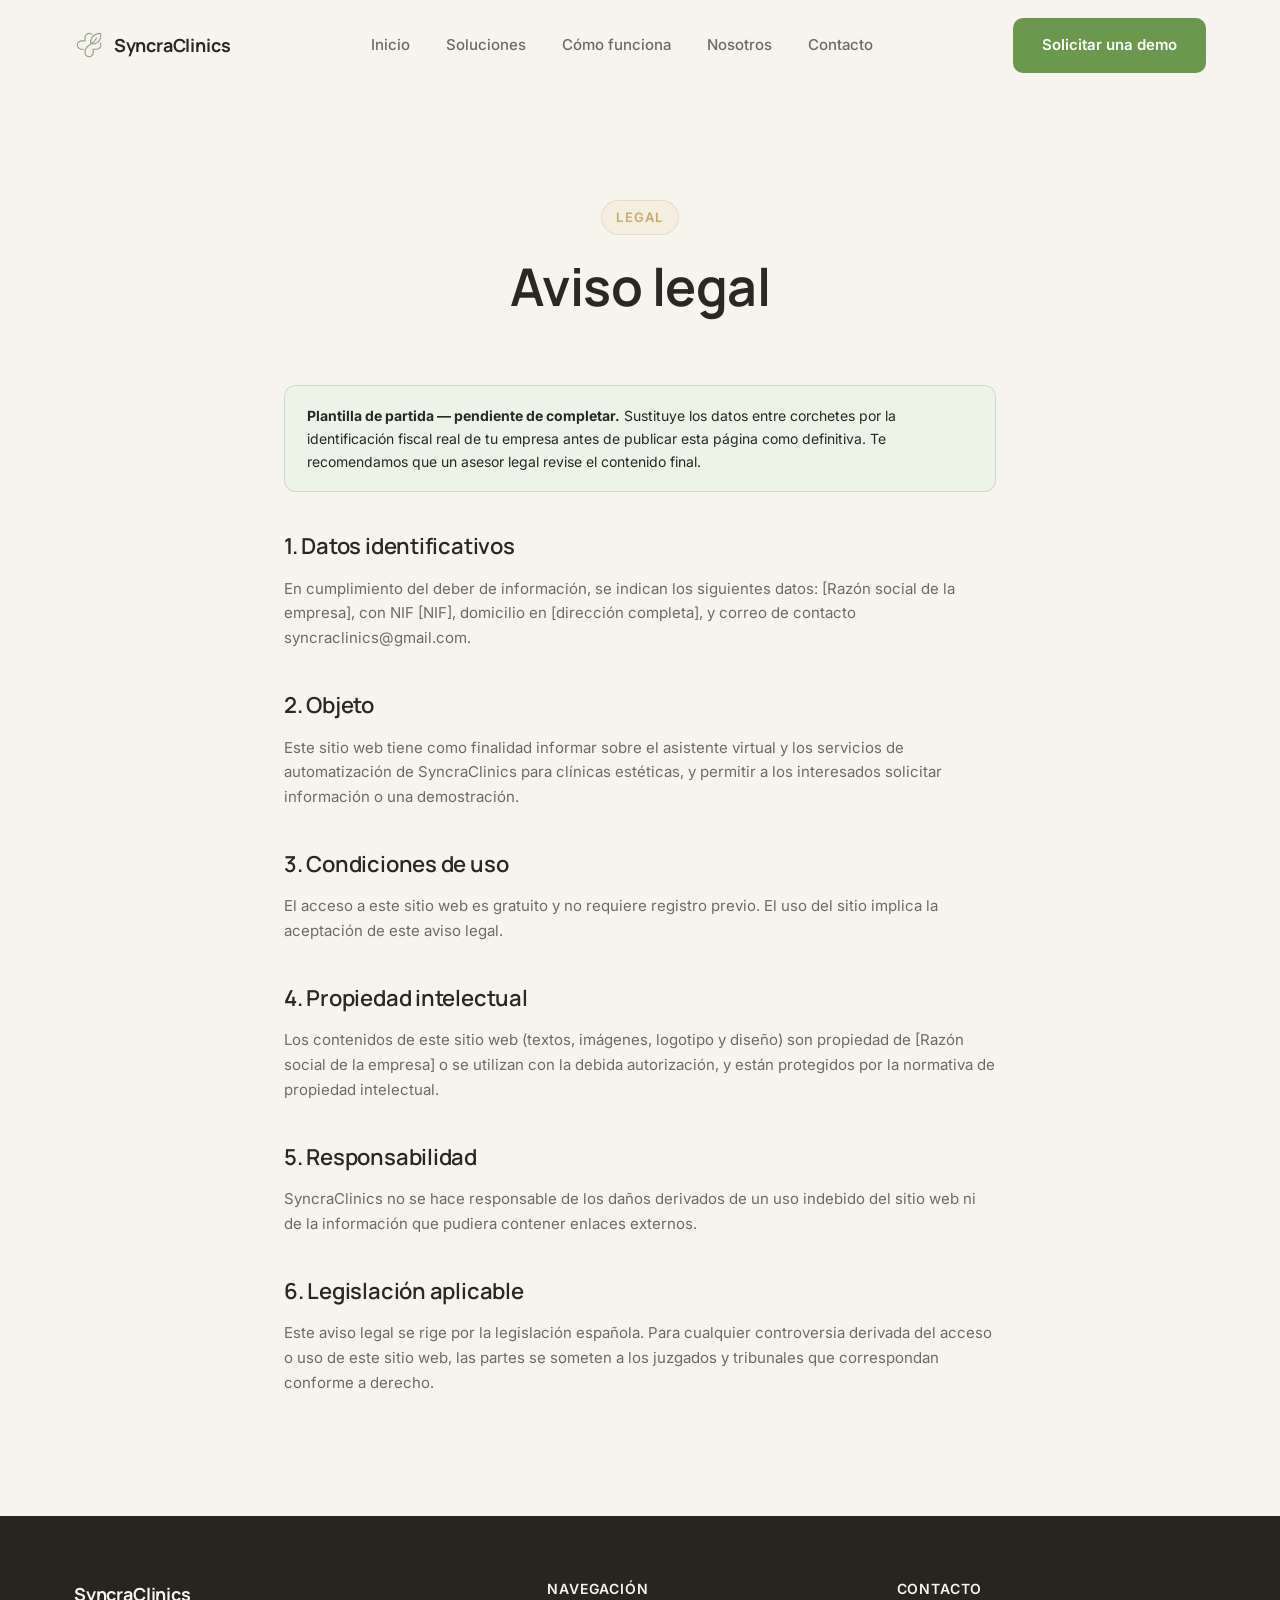
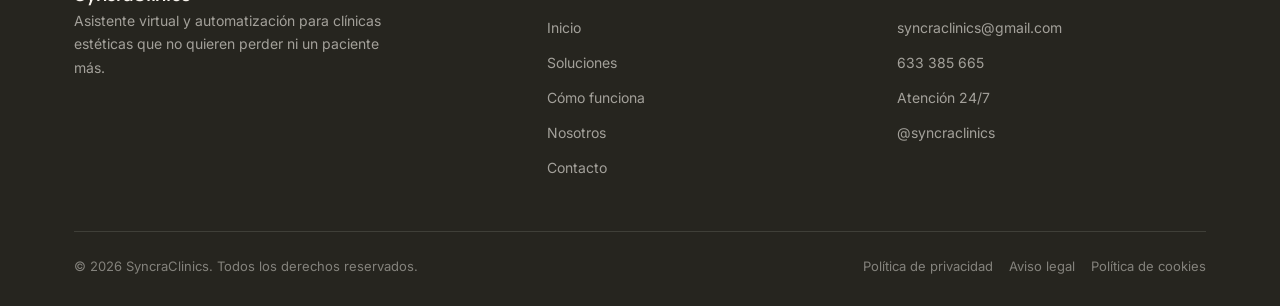
<file: aviso-legal.html>
<!DOCTYPE html>
<html lang="es">
<head>
<meta charset="UTF-8">
<meta name="viewport" content="width=device-width, initial-scale=1.0">
<title>Aviso legal | SyncraClinics</title>
<meta name="description" content="Aviso legal de SyncraClinics: condiciones de uso del sitio web y datos identificativos de la empresa.">
<meta name="robots" content="noindex">
<link rel="canonical" href="https://syncraclinics.es/aviso-legal.html">
<link rel="preconnect" href="https://fonts.googleapis.com">
<link rel="preconnect" href="https://fonts.gstatic.com" crossorigin>
<link href="https://fonts.googleapis.com/css2?family=Inter:wght@400;500;600;700&family=Manrope:wght@700;800&display=swap" rel="stylesheet">
<link rel="stylesheet" href="css/style.css">
</head>
<body data-page="aviso-legal">

<header class="site-header">
  <div class="header-inner">
    <a href="index.html" class="brand">
      <img src="assets/logo-symbol.png" alt="SyncraClinics">
      <span class="brand-name">SyncraClinics</span>
    </a>

    <nav class="main-nav">
      <a href="index.html" data-page="inicio">Inicio</a>
      <a href="soluciones.html" data-page="soluciones">Soluciones</a>
      <a href="index.html#como-funciona">Cómo funciona</a>
      <a href="nosotros.html" data-page="nosotros">Nosotros</a>
      <a href="contacto.html" data-page="contacto">Contacto</a>
    </nav>

    <div class="header-actions">
      <a href="contacto.html#demo" class="btn btn-primary">Solicitar una demo</a>
      <button class="nav-toggle" aria-label="Abrir menú">
        <span></span><span></span><span></span>
      </button>
    </div>
  </div>
</header>

<main>

  <section class="hero" style="padding-bottom: 24px;">
    <div class="container" style="text-align:center; max-width: 720px;">
      <span class="eyebrow">Legal</span>
      <h1>Aviso legal</h1>
    </div>
  </section>

  <section class="section" style="padding-top: 24px;">
    <div class="container legal-content">
      <div class="legal-note">
        <strong>Plantilla de partida — pendiente de completar.</strong> Sustituye los datos entre corchetes por la identificación fiscal real de tu empresa antes de publicar esta página como definitiva. Te recomendamos que un asesor legal revise el contenido final.
      </div>

      <h2>1. Datos identificativos</h2>
      <p>En cumplimiento del deber de información, se indican los siguientes datos: [Razón social de la empresa], con NIF [NIF], domicilio en [dirección completa], y correo de contacto <a href="mailto:syncraclinics@gmail.com">syncraclinics@gmail.com</a>.</p>

      <h2>2. Objeto</h2>
      <p>Este sitio web tiene como finalidad informar sobre el asistente virtual y los servicios de automatización de SyncraClinics para clínicas estéticas, y permitir a los interesados solicitar información o una demostración.</p>

      <h2>3. Condiciones de uso</h2>
      <p>El acceso a este sitio web es gratuito y no requiere registro previo. El uso del sitio implica la aceptación de este aviso legal.</p>

      <h2>4. Propiedad intelectual</h2>
      <p>Los contenidos de este sitio web (textos, imágenes, logotipo y diseño) son propiedad de [Razón social de la empresa] o se utilizan con la debida autorización, y están protegidos por la normativa de propiedad intelectual.</p>

      <h2>5. Responsabilidad</h2>
      <p>SyncraClinics no se hace responsable de los daños derivados de un uso indebido del sitio web ni de la información que pudiera contener enlaces externos.</p>

      <h2>6. Legislación aplicable</h2>
      <p>Este aviso legal se rige por la legislación española. Para cualquier controversia derivada del acceso o uso de este sitio web, las partes se someten a los juzgados y tribunales que correspondan conforme a derecho.</p>
    </div>
  </section>

</main>

<footer class="site-footer">
  <div class="container">
    <div class="footer-grid">
      <div class="footer-brand">
        <span class="brand-name">SyncraClinics</span>
        <p>Asistente virtual y automatización para clínicas estéticas que no quieren perder ni un paciente más.</p>
      </div>

      <div class="footer-col">
        <h4>Navegación</h4>
        <a href="index.html">Inicio</a>
        <a href="soluciones.html">Soluciones</a>
        <a href="index.html#como-funciona">Cómo funciona</a>
        <a href="nosotros.html">Nosotros</a>
        <a href="contacto.html">Contacto</a>
      </div>

      <div class="footer-col">
        <h4>Contacto</h4>
        <a href="mailto:syncraclinics@gmail.com">syncraclinics@gmail.com</a>
        <p><a href="tel:633385665">633 385 665</a></p>
        <p>Atención 24/7</p>
        <a href="https://instagram.com/syncraclinics" target="_blank" rel="noopener">@syncraclinics</a>
      </div>
    </div>

    <div class="footer-bottom">
      <span>© 2026 SyncraClinics. Todos los derechos reservados.</span>
      <div class="footer-legal">
        <a href="privacidad.html">Política de privacidad</a>
        <a href="aviso-legal.html">Aviso legal</a>
        <a href="cookies.html">Política de cookies</a>
      </div>
    </div>
  </div>
</footer>

<script src="js/main.js"></script>
</body>
</html>
</file>
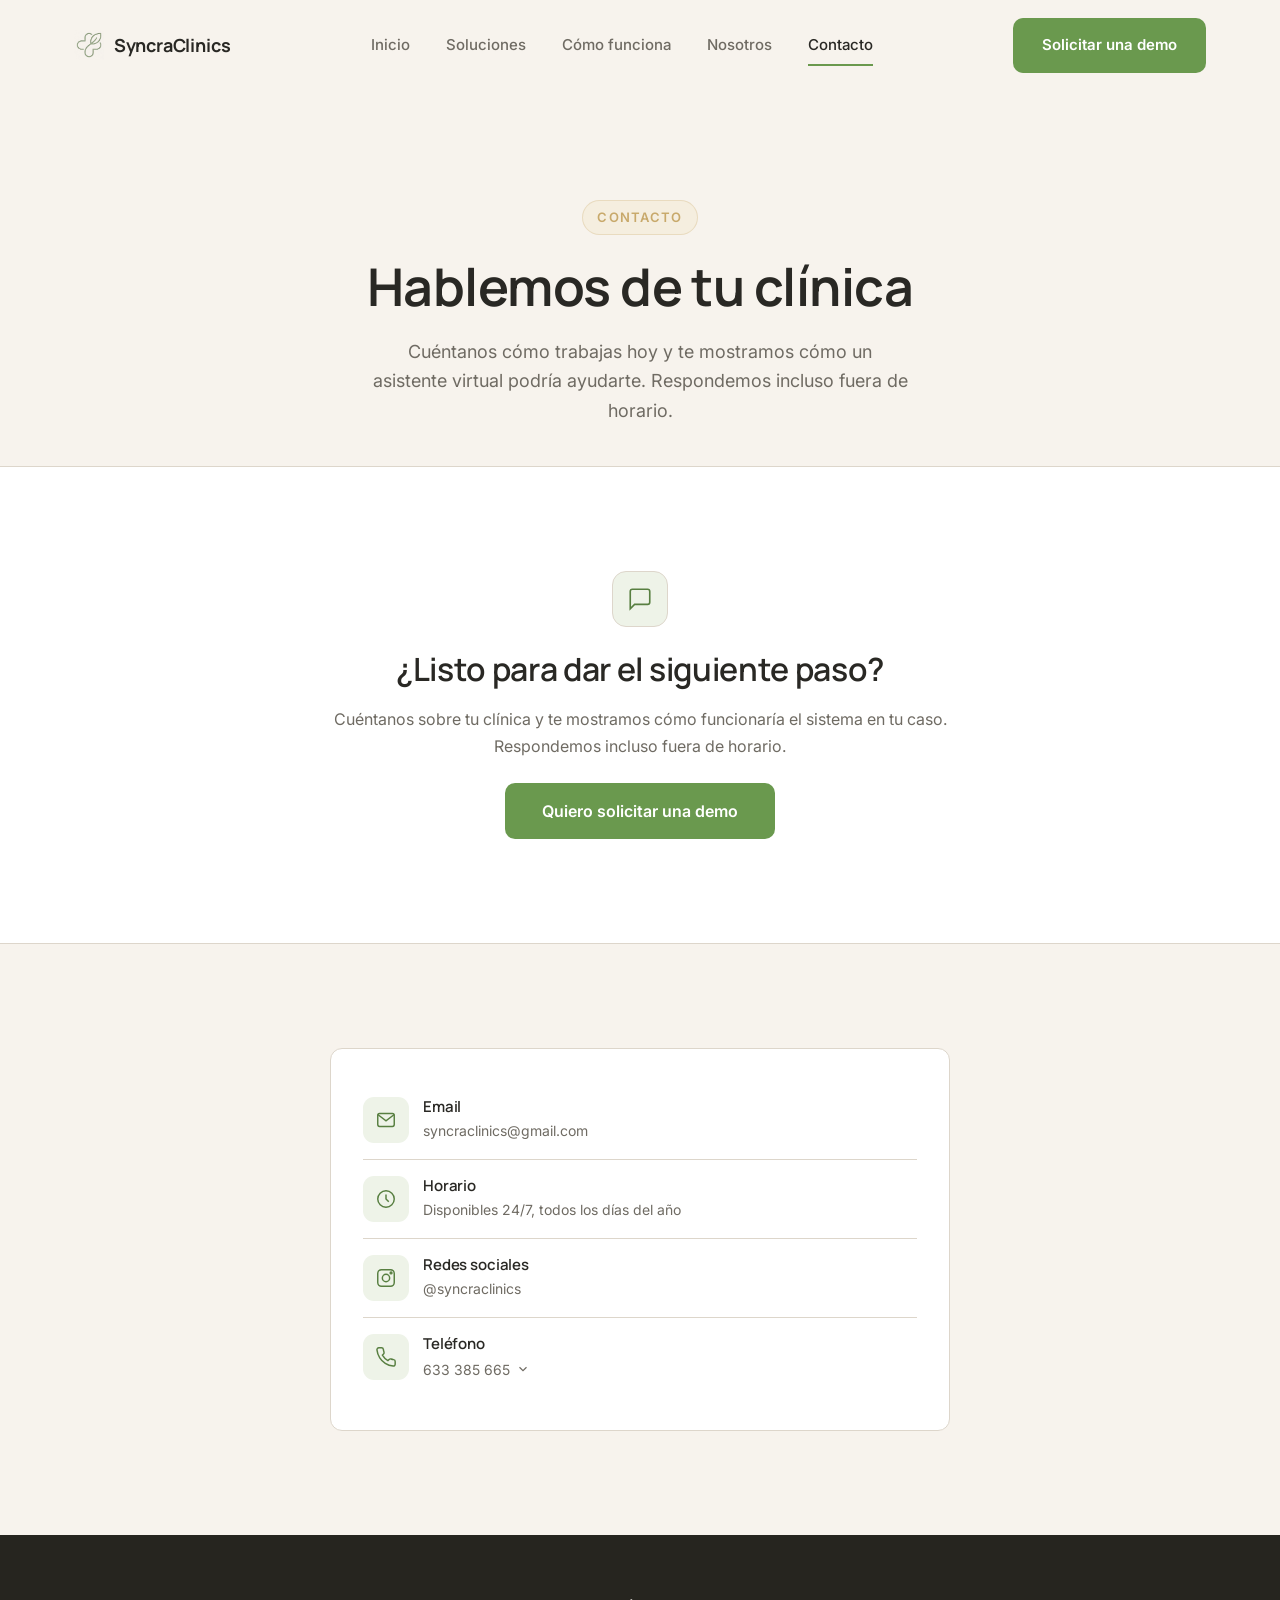
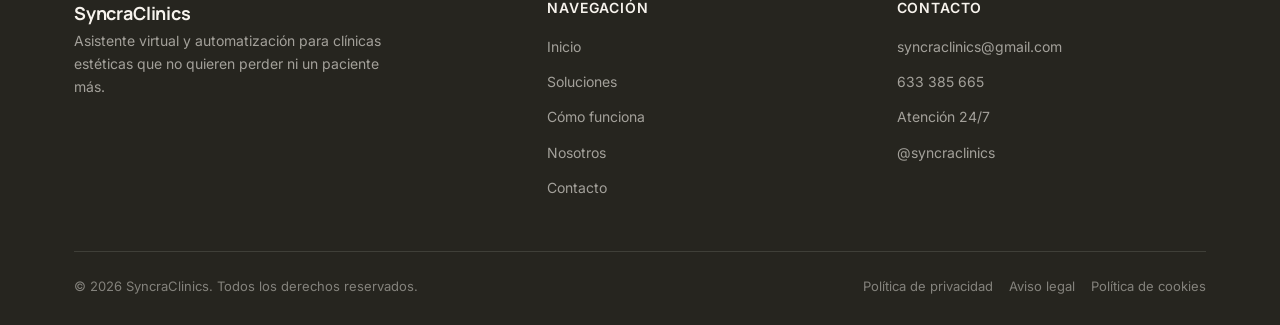
<file: contacto.html>
<!DOCTYPE html>
<html lang="es">
<head>
<meta charset="UTF-8">
<meta name="viewport" content="width=device-width, initial-scale=1.0">
<title>Contacto | SyncraClinics</title>
<meta name="description" content="Solicita una demo de SyncraClinics para tu clínica estética. Escríbenos a syncraclinics@gmail.com, disponibles 24/7.">
<meta property="og:type" content="website">
<meta property="og:locale" content="es_ES">
<meta property="og:site_name" content="SyncraClinics">
<meta property="og:title" content="Contacto | SyncraClinics">
<meta property="og:description" content="Solicita una demo de SyncraClinics para tu clínica estética. Disponibles 24/7.">
<meta property="og:image" content="https://syncraclinics.es/assets/logo-symbol.png">
<link rel="canonical" href="https://syncraclinics.es/contacto.html">
<link rel="preconnect" href="https://fonts.googleapis.com">
<link rel="preconnect" href="https://fonts.gstatic.com" crossorigin>
<link href="https://fonts.googleapis.com/css2?family=Inter:wght@400;500;600;700&family=Manrope:wght@700;800&display=swap" rel="stylesheet">
<link rel="stylesheet" href="css/style.css">
</head>
<body data-page="contacto">

<header class="site-header">
  <div class="header-inner">
    <a href="index.html" class="brand">
      <img src="assets/logo-symbol.png" alt="SyncraClinics">
      <span class="brand-name">SyncraClinics</span>
    </a>

    <nav class="main-nav">
      <a href="index.html" data-page="inicio">Inicio</a>
      <a href="soluciones.html" data-page="soluciones">Soluciones</a>
      <a href="index.html#como-funciona">Cómo funciona</a>
      <a href="nosotros.html" data-page="nosotros">Nosotros</a>
      <a href="contacto.html" data-page="contacto">Contacto</a>
    </nav>

    <div class="header-actions">
      <a href="contacto.html#demo" class="btn btn-primary">Solicitar una demo</a>
      <button class="nav-toggle" aria-label="Abrir menú">
        <span></span><span></span><span></span>
      </button>
    </div>
  </div>
</header>

<main>

  <section class="hero" style="padding-bottom: 40px;">
    <div class="container" style="text-align:center; max-width: 720px;">
      <span class="eyebrow">Contacto</span>
      <h1>Hablemos de tu clínica</h1>
      <p class="hero-lede" style="margin: 0 auto;">Cuéntanos cómo trabajas hoy y te mostramos cómo un asistente virtual podría ayudarte. Respondemos incluso fuera de horario.</p>
    </div>
  </section>

  <section class="section section-alt">
    <div class="container">
      <div class="info-cta reveal">
        <div class="info-cta-icon">
          <svg viewBox="0 0 24 24" fill="none" stroke="currentColor" stroke-width="1.5"><path d="M21 15a2 2 0 01-2 2H7l-4 4V5a2 2 0 012-2h14a2 2 0 012 2z"/></svg>
        </div>
        <h2>¿Listo para dar el siguiente paso?</h2>
        <p>Cuéntanos sobre tu clínica y te mostramos cómo funcionaría el sistema en tu caso. Respondemos incluso fuera de horario.</p>
        <button type="button" class="btn btn-primary btn-lg" data-open-modal>Quiero solicitar una demo</button>
      </div>
    </div>
  </section>

  <section class="section">
    <div class="container">
      <div class="contact-info-card contact-info-card-standalone reveal">
        <div class="contact-info-item">
          <div class="card-icon">
            <svg viewBox="0 0 24 24" fill="none" stroke="currentColor" stroke-width="1.6"><path d="M3 6l9 7 9-7"/><rect x="3" y="5" width="18" height="14" rx="2"/></svg>
          </div>
          <div>
            <h4>Email</h4>
            <p><a href="mailto:syncraclinics@gmail.com">syncraclinics@gmail.com</a></p>
          </div>
        </div>

        <div class="contact-info-item">
          <div class="card-icon">
            <svg viewBox="0 0 24 24" fill="none" stroke="currentColor" stroke-width="1.6"><circle cx="12" cy="12" r="9"/><path d="M12 7v5l3 3"/></svg>
          </div>
          <div>
            <h4>Horario</h4>
            <p>Disponibles 24/7, todos los días del año</p>
          </div>
        </div>

        <div class="contact-info-item">
          <div class="card-icon">
            <svg viewBox="0 0 24 24" fill="none" stroke="currentColor" stroke-width="1.6"><rect x="3" y="3" width="18" height="18" rx="4"/><circle cx="12" cy="12" r="4"/><circle cx="17.5" cy="6.5" r="1"/></svg>
          </div>
          <div>
            <h4>Redes sociales</h4>
            <p><a href="https://instagram.com/syncraclinics" target="_blank" rel="noopener">@syncraclinics</a></p>
          </div>
        </div>

        <div class="contact-info-item">
          <div class="card-icon">
            <svg viewBox="0 0 24 24" fill="none" stroke="currentColor" stroke-width="1.6"><path d="M22 16.92v3a2 2 0 01-2.18 2 19.8 19.8 0 01-8.63-3.07 19.5 19.5 0 01-6-6 19.8 19.8 0 01-3.07-8.67A2 2 0 014.11 2h3a2 2 0 012 1.72c.13.96.36 1.9.68 2.81a2 2 0 01-.45 2.11L8.09 9.91a16 16 0 006 6l1.27-1.27a2 2 0 012.11-.45c.91.32 1.85.55 2.81.68A2 2 0 0122 16.92z"/></svg>
          </div>
          <div class="contact-info-phone">
            <h4>Teléfono</h4>
            <button type="button" id="phone-menu-trigger" class="contact-info-trigger" aria-haspopup="true" aria-expanded="false">
              633 385 665
              <svg viewBox="0 0 24 24" fill="none" stroke="currentColor" stroke-width="2"><path d="M6 9l6 6 6-6"/></svg>
            </button>
            <div id="phone-menu" class="phone-menu">
              <a href="https://wa.me/34633385665" target="_blank" rel="noopener" class="phone-menu-option">
                <svg viewBox="0 0 24 24" fill="none" stroke="currentColor" stroke-width="1.6"><path d="M21 11.5a8.5 8.5 0 01-12.36 7.56L5 20l1.02-3.5A8.5 8.5 0 1121 11.5z"/><path d="M8.5 10.5c.3 2.5 2.5 4.7 5 5"/></svg>
                Hablar por WhatsApp
              </a>
              <a href="tel:633385665" class="phone-menu-option">
                <svg viewBox="0 0 24 24" fill="none" stroke="currentColor" stroke-width="1.6"><path d="M22 16.92v3a2 2 0 01-2.18 2 19.8 19.8 0 01-8.63-3.07 19.5 19.5 0 01-6-6 19.8 19.8 0 01-3.07-8.67A2 2 0 014.11 2h3a2 2 0 012 1.72c.13.96.36 1.9.68 2.81a2 2 0 01-.45 2.11L8.09 9.91a16 16 0 006 6l1.27-1.27a2 2 0 012.11-.45c.91.32 1.85.55 2.81.68A2 2 0 0122 16.92z"/></svg>
                Llamar por teléfono
              </a>
            </div>
          </div>
        </div>
      </div>
    </div>
  </section>

</main>

<div class="modal-overlay" id="info-modal" aria-hidden="true">
  <div class="modal-box" role="dialog" aria-modal="true" aria-labelledby="modal-heading">
    <button type="button" class="modal-close" data-close-modal aria-label="Cerrar">
      <svg viewBox="0 0 24 24" fill="none" stroke="currentColor" stroke-width="1.8"><path d="M6 6l12 12M18 6L6 18"/></svg>
    </button>

    <span class="eyebrow">Solicitar información</span>
    <h2 id="modal-heading">Cuéntanos sobre tu clínica</h2>
    <p class="modal-sub">Te contamos cómo funcionaría el asistente virtual en tu caso, sin compromiso.</p>

    <form id="form-demo" class="modal-form" novalidate>
      <div class="form-grid">
        <div class="form-field">
          <label for="demo-name">Nombre y apellidos</label>
          <input type="text" id="demo-name" required placeholder="Tu nombre completo" data-field-label="Nombre y apellidos">
        </div>
        <div class="form-field">
          <label for="demo-clinic">Clínica</label>
          <input type="text" id="demo-clinic" required placeholder="Nombre de tu clínica" data-field-label="Clínica">
        </div>
        <div class="form-field">
          <label for="demo-email">Email</label>
          <input type="email" id="demo-email" required placeholder="tu@clinica.com" data-field-label="Email">
        </div>
        <div class="form-field">
          <label for="demo-phone">Teléfono</label>
          <input type="tel" id="demo-phone" required placeholder="600 000 000" data-field-label="Teléfono">
        </div>
      </div>

      <div class="form-field">
        <label for="demo-service">¿Qué te interesa?</label>
        <select id="demo-service" required data-field-label="Qué te interesa">
          <option value="" disabled selected>Selecciona una opción</option>
          <option>Solicitar una demo</option>
          <option>Información sobre el asistente virtual</option>
          <option>Automatización de agenda</option>
          <option>Reducción de no-shows</option>
          <option>Otra consulta</option>
        </select>
      </div>

      <div class="form-field">
        <label for="demo-message">Mensaje</label>
        <textarea id="demo-message" placeholder="Cuéntanos algo más sobre tu clínica..." data-field-label="Mensaje"></textarea>
      </div>

      <button type="submit" class="btn btn-primary btn-block">Solicitar información</button>
      <p class="form-status"></p>
    </form>
  </div>
</div>

<footer class="site-footer">
  <div class="container">
    <div class="footer-grid">
      <div class="footer-brand">
        <span class="brand-name">SyncraClinics</span>
        <p>Asistente virtual y automatización para clínicas estéticas que no quieren perder ni un paciente más.</p>
      </div>

      <div class="footer-col">
        <h4>Navegación</h4>
        <a href="index.html">Inicio</a>
        <a href="soluciones.html">Soluciones</a>
        <a href="index.html#como-funciona">Cómo funciona</a>
        <a href="nosotros.html">Nosotros</a>
        <a href="contacto.html">Contacto</a>
      </div>

      <div class="footer-col">
        <h4>Contacto</h4>
        <a href="mailto:syncraclinics@gmail.com">syncraclinics@gmail.com</a>
        <p><a href="tel:633385665">633 385 665</a></p>
        <p>Atención 24/7</p>
        <a href="https://instagram.com/syncraclinics" target="_blank" rel="noopener">@syncraclinics</a>
      </div>
    </div>

    <div class="footer-bottom">
      <span>© 2026 SyncraClinics. Todos los derechos reservados.</span>
      <div class="footer-legal">
        <a href="privacidad.html">Política de privacidad</a>
        <a href="aviso-legal.html">Aviso legal</a>
        <a href="cookies.html">Política de cookies</a>
      </div>
    </div>
  </div>
</footer>

<script src="js/main.js"></script>
</body>
</html>
</file>
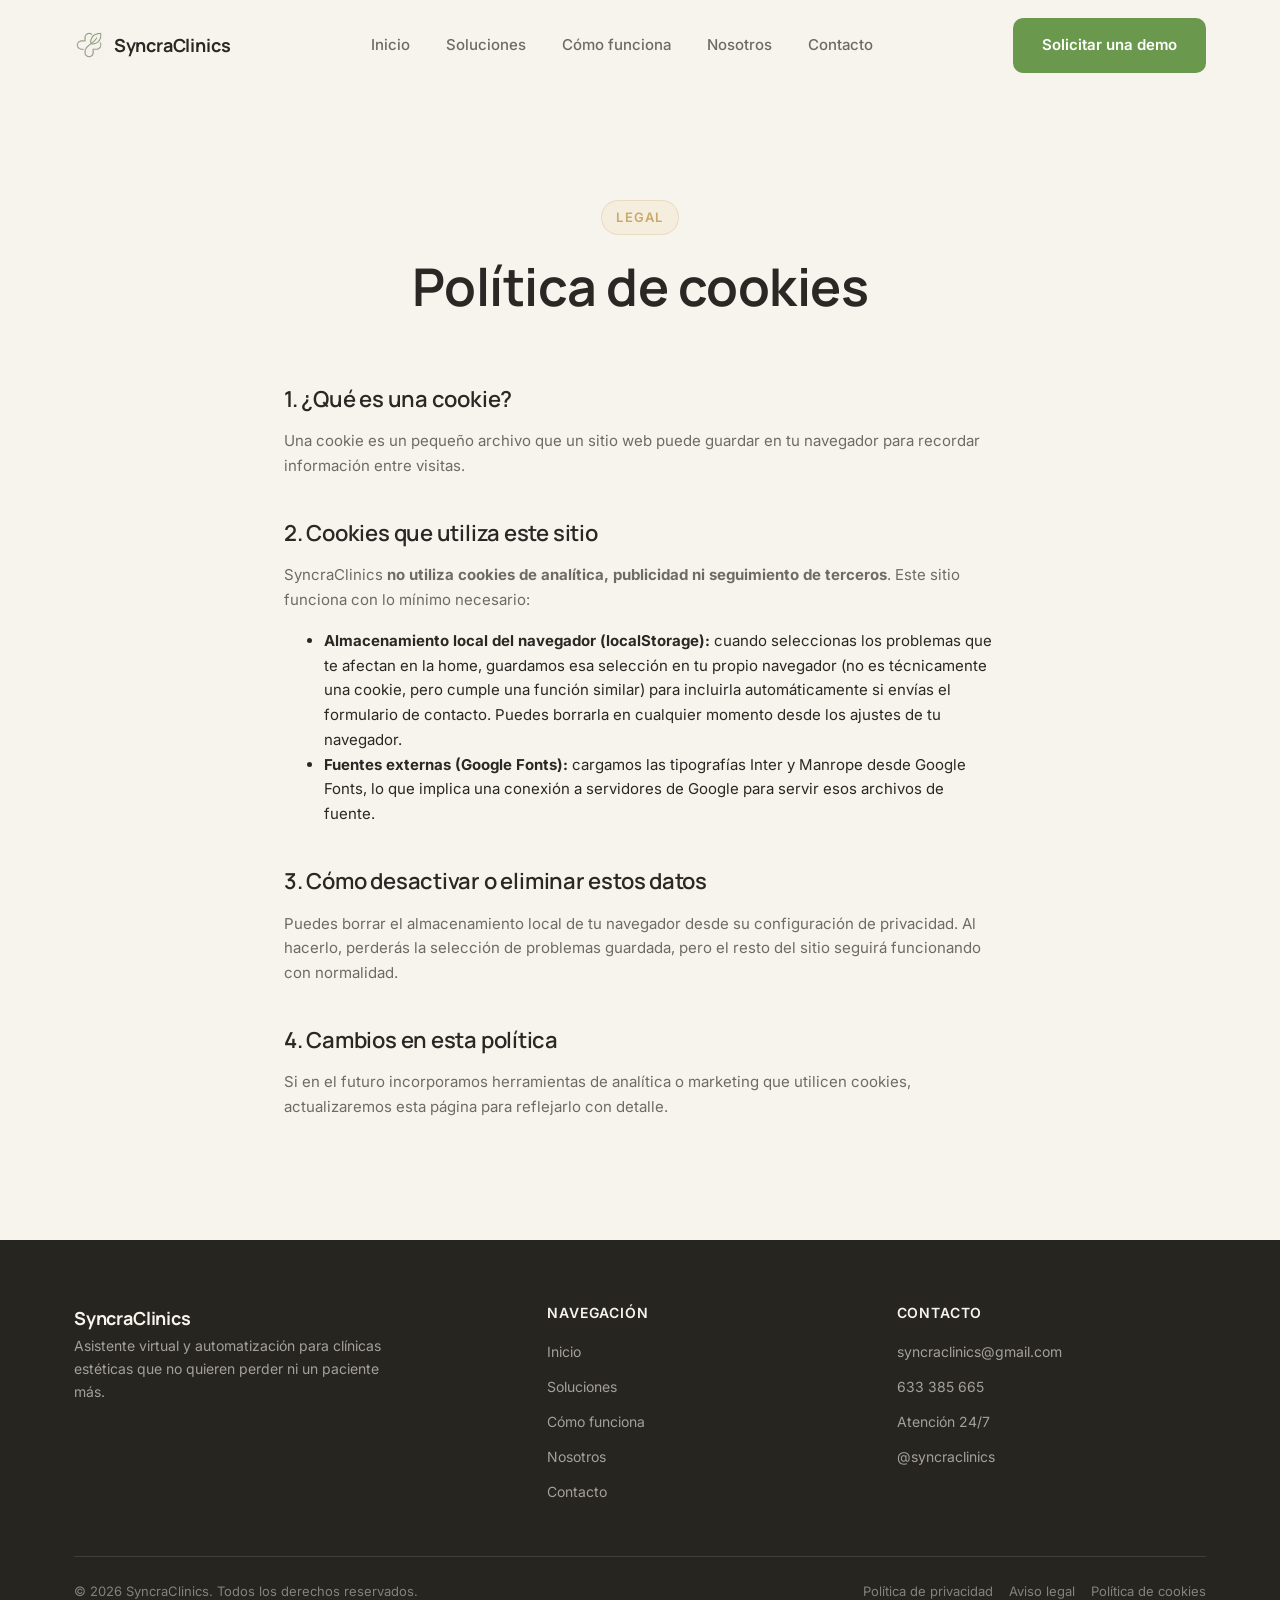
<file: cookies.html>
<!DOCTYPE html>
<html lang="es">
<head>
<meta charset="UTF-8">
<meta name="viewport" content="width=device-width, initial-scale=1.0">
<title>Política de cookies | SyncraClinics</title>
<meta name="description" content="Política de cookies de SyncraClinics: qué almacenamos en tu navegador y por qué.">
<meta name="robots" content="noindex">
<link rel="canonical" href="https://syncraclinics.es/cookies.html">
<link rel="preconnect" href="https://fonts.googleapis.com">
<link rel="preconnect" href="https://fonts.gstatic.com" crossorigin>
<link href="https://fonts.googleapis.com/css2?family=Inter:wght@400;500;600;700&family=Manrope:wght@700;800&display=swap" rel="stylesheet">
<link rel="stylesheet" href="css/style.css">
</head>
<body data-page="cookies">

<header class="site-header">
  <div class="header-inner">
    <a href="index.html" class="brand">
      <img src="assets/logo-symbol.png" alt="SyncraClinics">
      <span class="brand-name">SyncraClinics</span>
    </a>

    <nav class="main-nav">
      <a href="index.html" data-page="inicio">Inicio</a>
      <a href="soluciones.html" data-page="soluciones">Soluciones</a>
      <a href="index.html#como-funciona">Cómo funciona</a>
      <a href="nosotros.html" data-page="nosotros">Nosotros</a>
      <a href="contacto.html" data-page="contacto">Contacto</a>
    </nav>

    <div class="header-actions">
      <a href="contacto.html#demo" class="btn btn-primary">Solicitar una demo</a>
      <button class="nav-toggle" aria-label="Abrir menú">
        <span></span><span></span><span></span>
      </button>
    </div>
  </div>
</header>

<main>

  <section class="hero" style="padding-bottom: 24px;">
    <div class="container" style="text-align:center; max-width: 720px;">
      <span class="eyebrow">Legal</span>
      <h1>Política de cookies</h1>
    </div>
  </section>

  <section class="section" style="padding-top: 24px;">
    <div class="container legal-content">
      <h2>1. ¿Qué es una cookie?</h2>
      <p>Una cookie es un pequeño archivo que un sitio web puede guardar en tu navegador para recordar información entre visitas.</p>

      <h2>2. Cookies que utiliza este sitio</h2>
      <p>SyncraClinics <strong>no utiliza cookies de analítica, publicidad ni seguimiento de terceros</strong>. Este sitio funciona con lo mínimo necesario:</p>
      <ul>
        <li><strong>Almacenamiento local del navegador (localStorage):</strong> cuando seleccionas los problemas que te afectan en la home, guardamos esa selección en tu propio navegador (no es técnicamente una cookie, pero cumple una función similar) para incluirla automáticamente si envías el formulario de contacto. Puedes borrarla en cualquier momento desde los ajustes de tu navegador.</li>
        <li><strong>Fuentes externas (Google Fonts):</strong> cargamos las tipografías Inter y Manrope desde Google Fonts, lo que implica una conexión a servidores de Google para servir esos archivos de fuente.</li>
      </ul>

      <h2>3. Cómo desactivar o eliminar estos datos</h2>
      <p>Puedes borrar el almacenamiento local de tu navegador desde su configuración de privacidad. Al hacerlo, perderás la selección de problemas guardada, pero el resto del sitio seguirá funcionando con normalidad.</p>

      <h2>4. Cambios en esta política</h2>
      <p>Si en el futuro incorporamos herramientas de analítica o marketing que utilicen cookies, actualizaremos esta página para reflejarlo con detalle.</p>
    </div>
  </section>

</main>

<footer class="site-footer">
  <div class="container">
    <div class="footer-grid">
      <div class="footer-brand">
        <span class="brand-name">SyncraClinics</span>
        <p>Asistente virtual y automatización para clínicas estéticas que no quieren perder ni un paciente más.</p>
      </div>

      <div class="footer-col">
        <h4>Navegación</h4>
        <a href="index.html">Inicio</a>
        <a href="soluciones.html">Soluciones</a>
        <a href="index.html#como-funciona">Cómo funciona</a>
        <a href="nosotros.html">Nosotros</a>
        <a href="contacto.html">Contacto</a>
      </div>

      <div class="footer-col">
        <h4>Contacto</h4>
        <a href="mailto:syncraclinics@gmail.com">syncraclinics@gmail.com</a>
        <p><a href="tel:633385665">633 385 665</a></p>
        <p>Atención 24/7</p>
        <a href="https://instagram.com/syncraclinics" target="_blank" rel="noopener">@syncraclinics</a>
      </div>
    </div>

    <div class="footer-bottom">
      <span>© 2026 SyncraClinics. Todos los derechos reservados.</span>
      <div class="footer-legal">
        <a href="privacidad.html">Política de privacidad</a>
        <a href="aviso-legal.html">Aviso legal</a>
        <a href="cookies.html">Política de cookies</a>
      </div>
    </div>
  </div>
</footer>

<script src="js/main.js"></script>
</body>
</html>
</file>
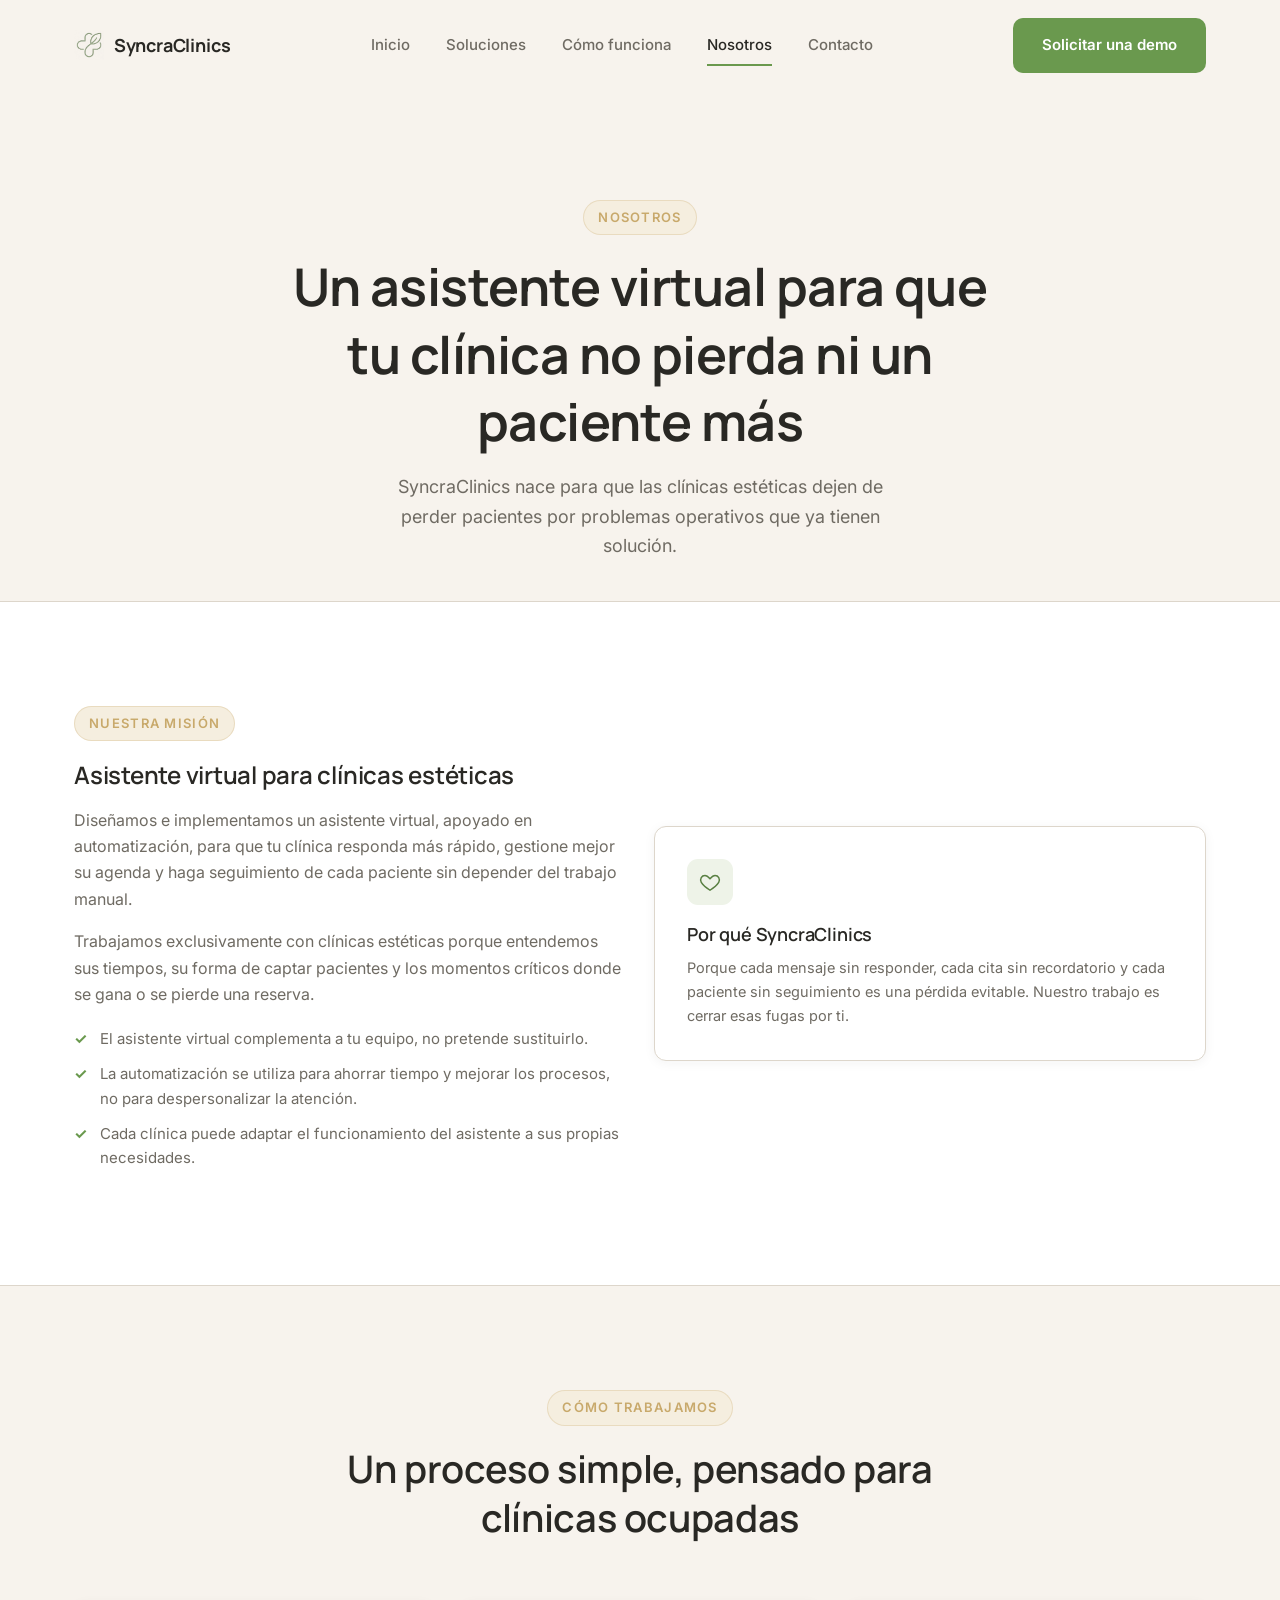
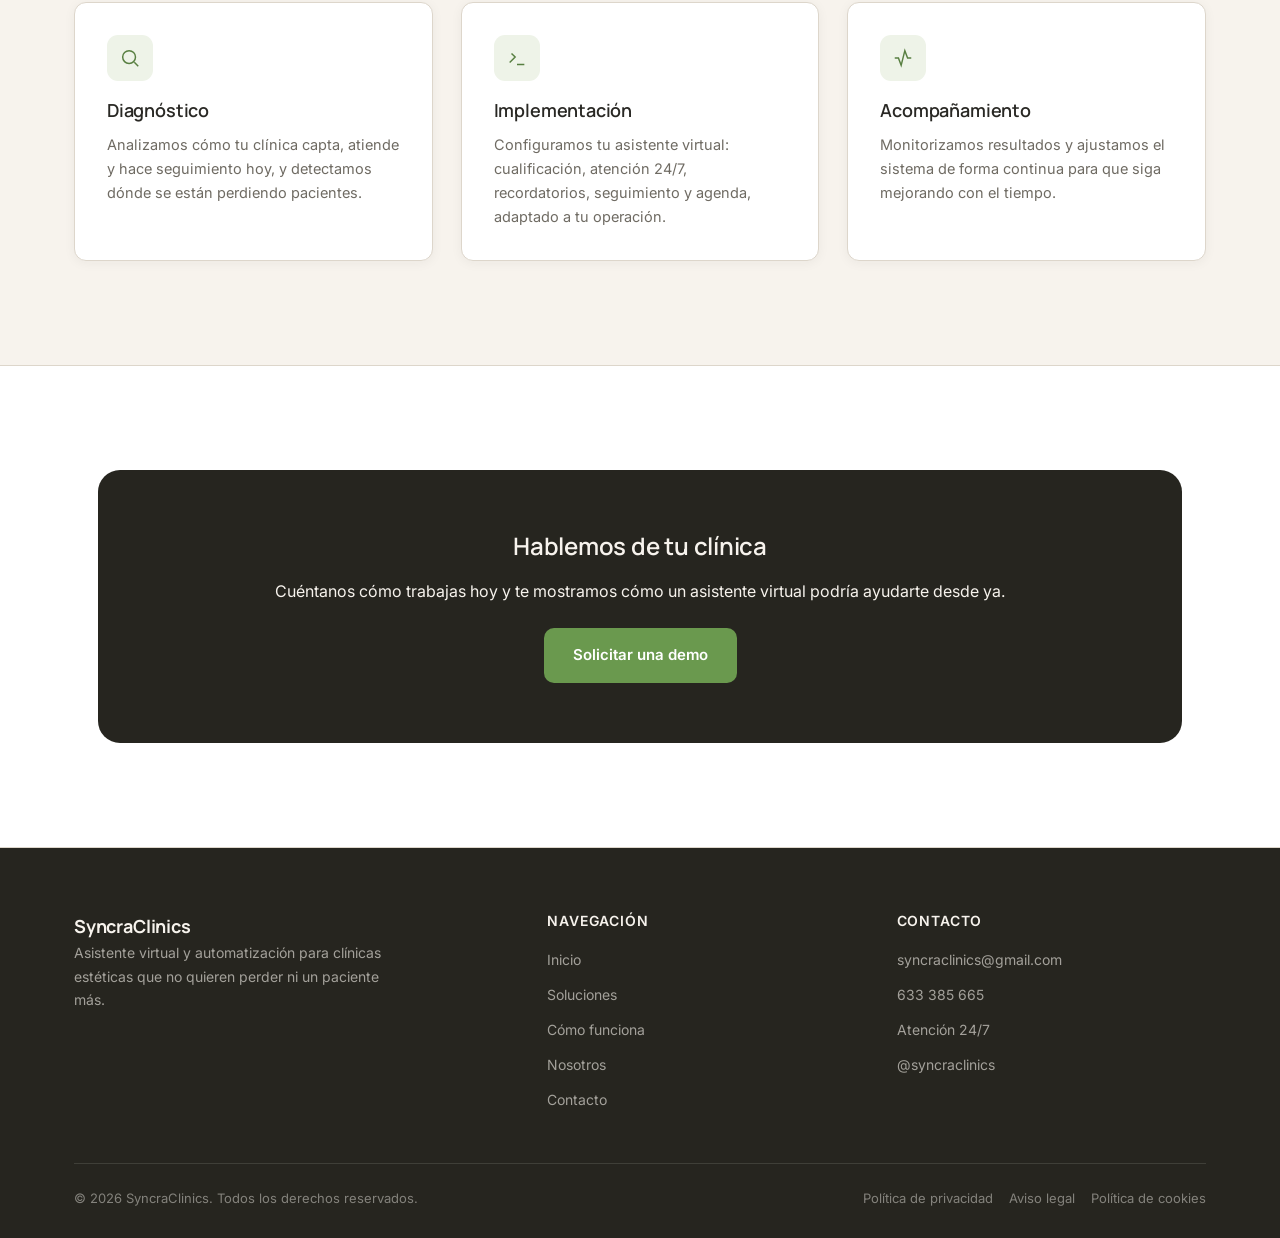
<file: nosotros.html>
<!DOCTYPE html>
<html lang="es">
<head>
<meta charset="UTF-8">
<meta name="viewport" content="width=device-width, initial-scale=1.0">
<title>Nosotros | SyncraClinics</title>
<meta name="description" content="SyncraClinics es un asistente virtual para clínicas estéticas, con automatización detrás. Conoce nuestra misión y nuestra forma de trabajar.">
<meta property="og:type" content="website">
<meta property="og:locale" content="es_ES">
<meta property="og:site_name" content="SyncraClinics">
<meta property="og:title" content="Nosotros | SyncraClinics">
<meta property="og:description" content="SyncraClinics es un asistente virtual para clínicas estéticas, con automatización detrás. Conoce nuestra misión y nuestra forma de trabajar.">
<meta property="og:image" content="https://syncraclinics.es/assets/logo-symbol.png">
<link rel="canonical" href="https://syncraclinics.es/nosotros.html">
<link rel="preconnect" href="https://fonts.googleapis.com">
<link rel="preconnect" href="https://fonts.gstatic.com" crossorigin>
<link href="https://fonts.googleapis.com/css2?family=Inter:wght@400;500;600;700&family=Manrope:wght@700;800&display=swap" rel="stylesheet">
<link rel="stylesheet" href="css/style.css">
</head>
<body data-page="nosotros">

<header class="site-header">
  <div class="header-inner">
    <a href="index.html" class="brand">
      <img src="assets/logo-symbol.png" alt="SyncraClinics">
      <span class="brand-name">SyncraClinics</span>
    </a>

    <nav class="main-nav">
      <a href="index.html" data-page="inicio">Inicio</a>
      <a href="soluciones.html" data-page="soluciones">Soluciones</a>
      <a href="index.html#como-funciona">Cómo funciona</a>
      <a href="nosotros.html" data-page="nosotros">Nosotros</a>
      <a href="contacto.html" data-page="contacto">Contacto</a>
    </nav>

    <div class="header-actions">
      <a href="contacto.html#demo" class="btn btn-primary">Solicitar una demo</a>
      <button class="nav-toggle" aria-label="Abrir menú">
        <span></span><span></span><span></span>
      </button>
    </div>
  </div>
</header>

<main>

  <section class="hero" style="padding-bottom: 40px;">
    <div class="container" style="text-align:center; max-width: 760px;">
      <span class="eyebrow">Nosotros</span>
      <h1>Un asistente virtual para que tu clínica no pierda ni un paciente más</h1>
      <p class="hero-lede" style="margin: 0 auto;">SyncraClinics nace para que las clínicas estéticas dejen de perder pacientes por problemas operativos que ya tienen solución.</p>
    </div>
  </section>

  <section class="section section-alt">
    <div class="container grid grid-2 reveal" style="align-items:center;">
      <div>
        <span class="eyebrow">Nuestra misión</span>
        <h2>Asistente virtual para clínicas estéticas</h2>
        <p>Diseñamos e implementamos un asistente virtual, apoyado en automatización, para que tu clínica responda más rápido, gestione mejor su agenda y haga seguimiento de cada paciente sin depender del trabajo manual.</p>
        <p>Trabajamos exclusivamente con clínicas estéticas porque entendemos sus tiempos, su forma de captar pacientes y los momentos críticos donde se gana o se pierde una reserva.</p>
        <ul class="solution-list">
          <li>El asistente virtual complementa a tu equipo, no pretende sustituirlo.</li>
          <li>La automatización se utiliza para ahorrar tiempo y mejorar los procesos, no para despersonalizar la atención.</li>
          <li>Cada clínica puede adaptar el funcionamiento del asistente a sus propias necesidades.</li>
        </ul>
      </div>
      <div class="card">
        <div class="card-icon">
          <svg viewBox="0 0 24 24" fill="none" stroke="currentColor" stroke-width="1.6"><path d="M12 21s-7-4.35-9.5-8.5C.5 8.5 3 5 6.5 5c2 0 3.2 1 5.5 3.5C14.3 6 15.5 5 17.5 5 21 5 23.5 8.5 21.5 12.5 19 16.65 12 21 12 21z"/></svg>
        </div>
        <h3>Por qué SyncraClinics</h3>
        <p>Porque cada mensaje sin responder, cada cita sin recordatorio y cada paciente sin seguimiento es una pérdida evitable. Nuestro trabajo es cerrar esas fugas por ti.</p>
      </div>
    </div>
  </section>

  <section class="section">
    <div class="container">
      <div class="section-head">
        <span class="eyebrow">Cómo trabajamos</span>
        <h2>Un proceso simple, pensado para clínicas ocupadas</h2>
      </div>

      <div class="grid grid-3 reveal">
        <div class="card">
          <div class="card-icon">
            <svg viewBox="0 0 24 24" fill="none" stroke="currentColor" stroke-width="1.6"><circle cx="11" cy="11" r="7"/><path d="M21 21l-4.3-4.3"/></svg>
          </div>
          <h3>Diagnóstico</h3>
          <p>Analizamos cómo tu clínica capta, atiende y hace seguimiento hoy, y detectamos dónde se están perdiendo pacientes.</p>
        </div>

        <div class="card">
          <div class="card-icon">
            <svg viewBox="0 0 24 24" fill="none" stroke="currentColor" stroke-width="1.6"><path d="M4 17l6-6-4-4M12 19h8"/></svg>
          </div>
          <h3>Implementación</h3>
          <p>Configuramos tu asistente virtual: cualificación, atención 24/7, recordatorios, seguimiento y agenda, adaptado a tu operación.</p>
        </div>

        <div class="card">
          <div class="card-icon">
            <svg viewBox="0 0 24 24" fill="none" stroke="currentColor" stroke-width="1.6"><path d="M3 12h4l3 8 4-16 3 8h4"/></svg>
          </div>
          <h3>Acompañamiento</h3>
          <p>Monitorizamos resultados y ajustamos el sistema de forma continua para que siga mejorando con el tiempo.</p>
        </div>
      </div>
    </div>
  </section>

  <section class="section section-alt">
    <div class="container">
      <div class="cta-band reveal">
        <h2>Hablemos de tu clínica</h2>
        <p>Cuéntanos cómo trabajas hoy y te mostramos cómo un asistente virtual podría ayudarte desde ya.</p>
        <div class="cta-actions">
          <a href="contacto.html#demo" class="btn btn-primary">Solicitar una demo</a>
        </div>
      </div>
    </div>
  </section>

</main>

<footer class="site-footer">
  <div class="container">
    <div class="footer-grid">
      <div class="footer-brand">
        <span class="brand-name">SyncraClinics</span>
        <p>Asistente virtual y automatización para clínicas estéticas que no quieren perder ni un paciente más.</p>
      </div>

      <div class="footer-col">
        <h4>Navegación</h4>
        <a href="index.html">Inicio</a>
        <a href="soluciones.html">Soluciones</a>
        <a href="index.html#como-funciona">Cómo funciona</a>
        <a href="nosotros.html">Nosotros</a>
        <a href="contacto.html">Contacto</a>
      </div>

      <div class="footer-col">
        <h4>Contacto</h4>
        <a href="mailto:syncraclinics@gmail.com">syncraclinics@gmail.com</a>
        <p><a href="tel:633385665">633 385 665</a></p>
        <p>Atención 24/7</p>
        <a href="https://instagram.com/syncraclinics" target="_blank" rel="noopener">@syncraclinics</a>
      </div>
    </div>

    <div class="footer-bottom">
      <span>© 2026 SyncraClinics. Todos los derechos reservados.</span>
      <div class="footer-legal">
        <a href="privacidad.html">Política de privacidad</a>
        <a href="aviso-legal.html">Aviso legal</a>
        <a href="cookies.html">Política de cookies</a>
      </div>
    </div>
  </div>
</footer>

<script src="js/main.js"></script>
</body>
</html>
</file>
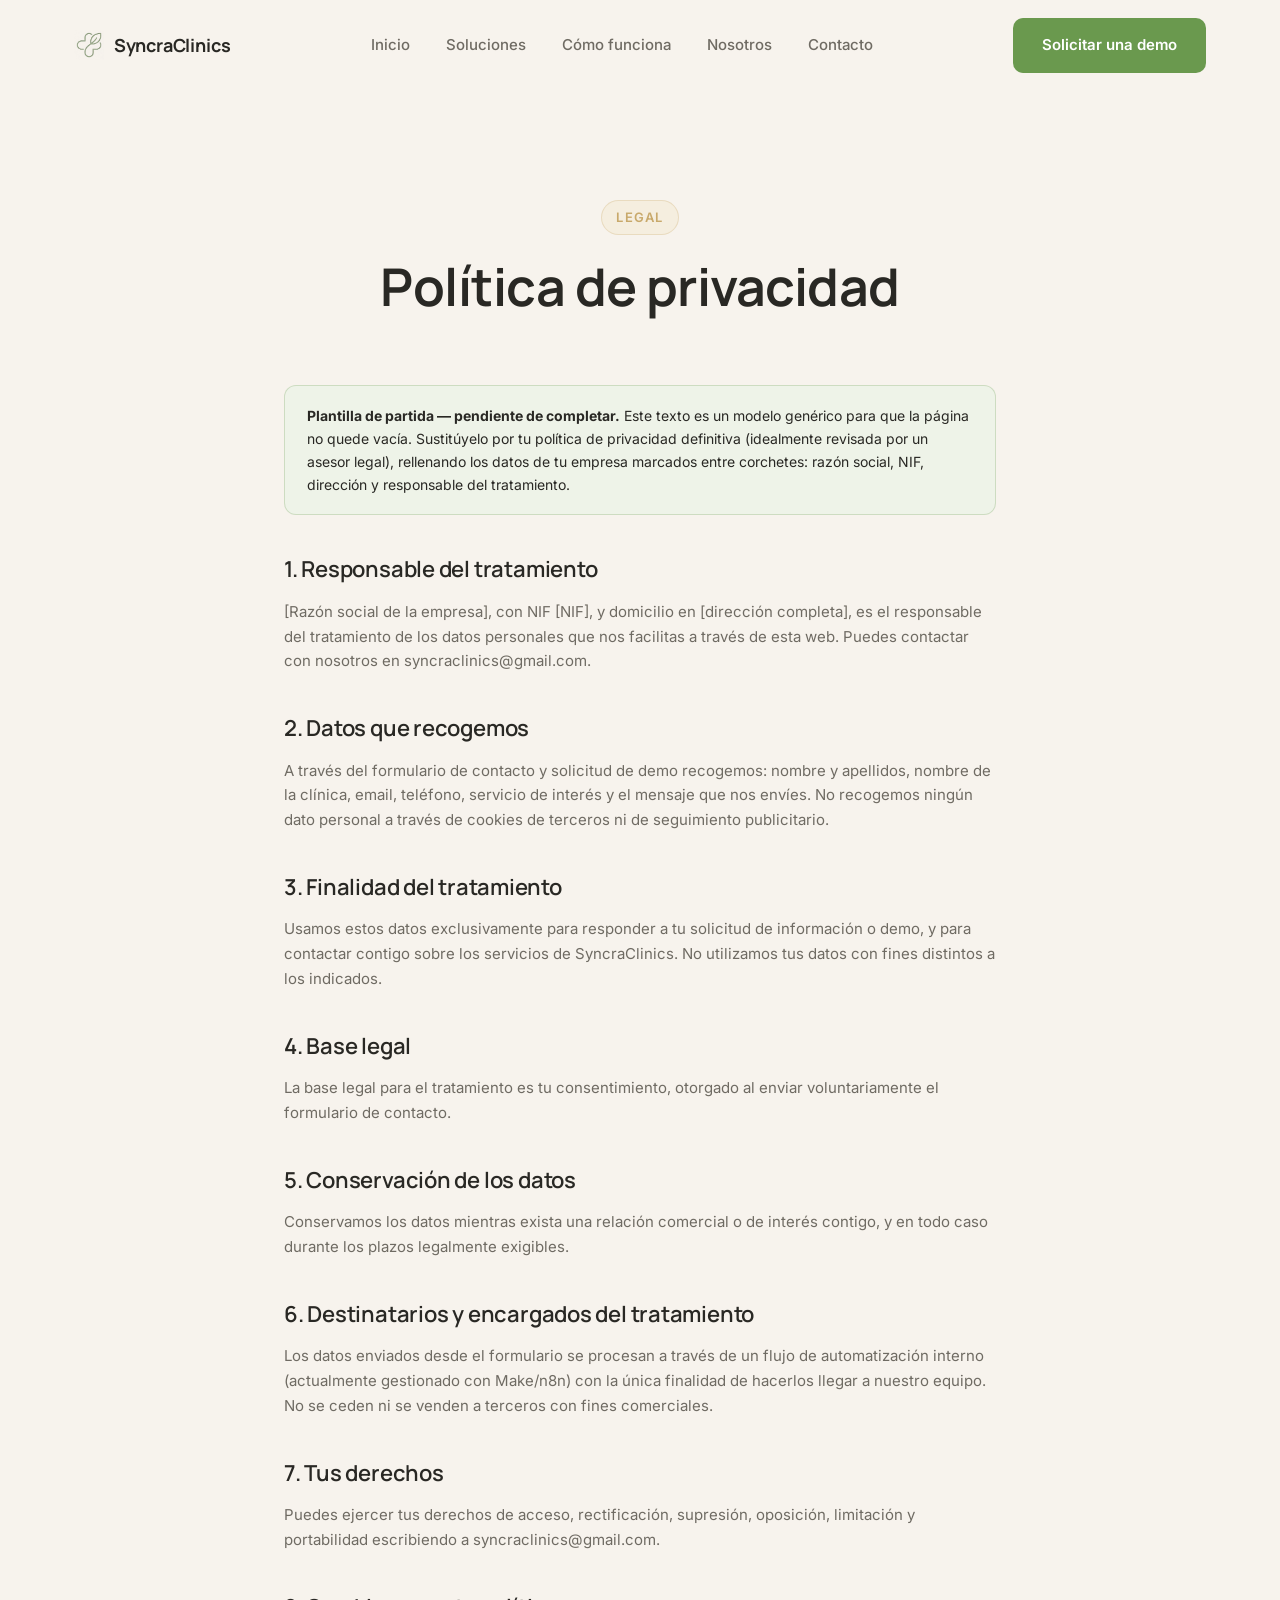
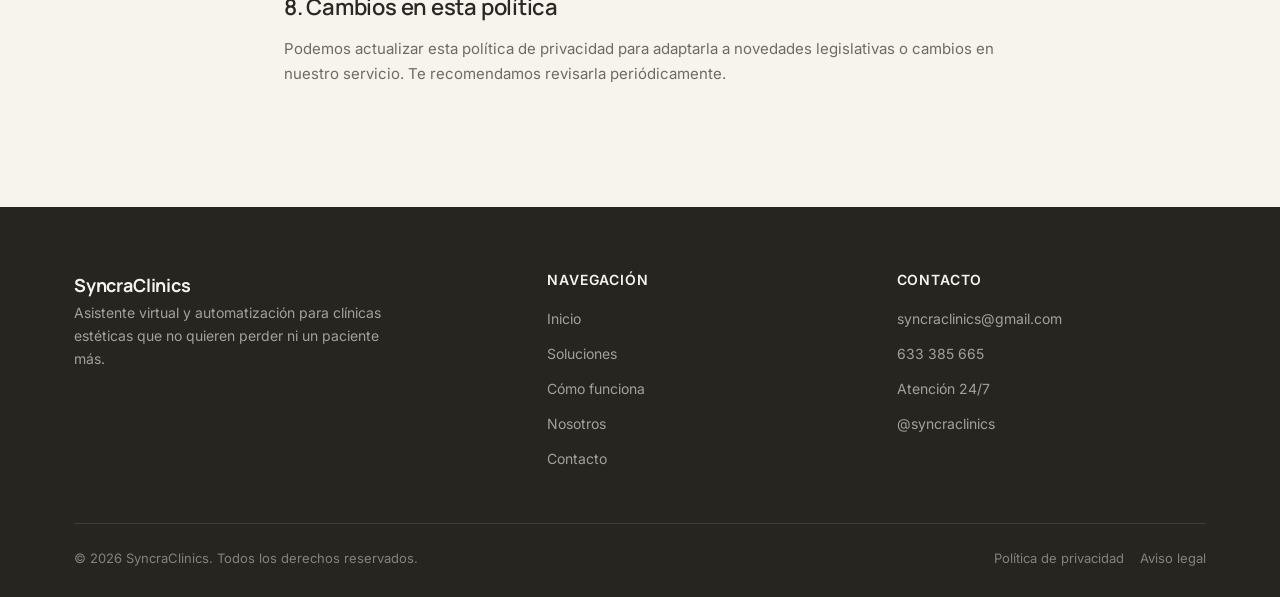
<file: privacidad.html>
<!DOCTYPE html>
<html lang="es">
<head>
<meta charset="UTF-8">
<meta name="viewport" content="width=device-width, initial-scale=1.0">
<title>Política de privacidad | SyncraClinics</title>
<meta name="description" content="Política de privacidad de SyncraClinics: cómo tratamos los datos personales que nos facilitas a través del formulario de contacto.">
<meta name="robots" content="noindex">
<link rel="canonical" href="https://syncraclinics.es/privacidad.html">
<link rel="preconnect" href="https://fonts.googleapis.com">
<link rel="preconnect" href="https://fonts.gstatic.com" crossorigin>
<link href="https://fonts.googleapis.com/css2?family=Inter:wght@400;500;600;700&family=Manrope:wght@700;800&display=swap" rel="stylesheet">
<link rel="stylesheet" href="css/style.css">
</head>
<body data-page="privacidad">

<header class="site-header">
  <div class="header-inner">
    <a href="index.html" class="brand">
      <img src="assets/logo-symbol.png" alt="SyncraClinics">
      <span class="brand-name">SyncraClinics</span>
    </a>

    <nav class="main-nav">
      <a href="index.html" data-page="inicio">Inicio</a>
      <a href="soluciones.html" data-page="soluciones">Soluciones</a>
      <a href="index.html#como-funciona">Cómo funciona</a>
      <a href="nosotros.html" data-page="nosotros">Nosotros</a>
      <a href="contacto.html" data-page="contacto">Contacto</a>
    </nav>

    <div class="header-actions">
      <a href="contacto.html#demo" class="btn btn-primary">Solicitar una demo</a>
      <button class="nav-toggle" aria-label="Abrir menú">
        <span></span><span></span><span></span>
      </button>
    </div>
  </div>
</header>

<main>

  <section class="hero" style="padding-bottom: 24px;">
    <div class="container" style="text-align:center; max-width: 720px;">
      <span class="eyebrow">Legal</span>
      <h1>Política de privacidad</h1>
    </div>
  </section>

  <section class="section" style="padding-top: 24px;">
    <div class="container legal-content">
      <div class="legal-note">
        <strong>Plantilla de partida — pendiente de completar.</strong> Este texto es un modelo genérico para que la página no quede vacía. Sustitúyelo por tu política de privacidad definitiva (idealmente revisada por un asesor legal), rellenando los datos de tu empresa marcados entre corchetes: razón social, NIF, dirección y responsable del tratamiento.
      </div>

      <h2>1. Responsable del tratamiento</h2>
      <p>[Razón social de la empresa], con NIF [NIF], y domicilio en [dirección completa], es el responsable del tratamiento de los datos personales que nos facilitas a través de esta web. Puedes contactar con nosotros en <a href="mailto:syncraclinics@gmail.com">syncraclinics@gmail.com</a>.</p>

      <h2>2. Datos que recogemos</h2>
      <p>A través del formulario de contacto y solicitud de demo recogemos: nombre y apellidos, nombre de la clínica, email, teléfono, servicio de interés y el mensaje que nos envíes. No recogemos ningún dato personal a través de cookies de terceros ni de seguimiento publicitario.</p>

      <h2>3. Finalidad del tratamiento</h2>
      <p>Usamos estos datos exclusivamente para responder a tu solicitud de información o demo, y para contactar contigo sobre los servicios de SyncraClinics. No utilizamos tus datos con fines distintos a los indicados.</p>

      <h2>4. Base legal</h2>
      <p>La base legal para el tratamiento es tu consentimiento, otorgado al enviar voluntariamente el formulario de contacto.</p>

      <h2>5. Conservación de los datos</h2>
      <p>Conservamos los datos mientras exista una relación comercial o de interés contigo, y en todo caso durante los plazos legalmente exigibles.</p>

      <h2>6. Destinatarios y encargados del tratamiento</h2>
      <p>Los datos enviados desde el formulario se procesan a través de un flujo de automatización interno (actualmente gestionado con Make/n8n) con la única finalidad de hacerlos llegar a nuestro equipo. No se ceden ni se venden a terceros con fines comerciales.</p>

      <h2>7. Tus derechos</h2>
      <p>Puedes ejercer tus derechos de acceso, rectificación, supresión, oposición, limitación y portabilidad escribiendo a <a href="mailto:syncraclinics@gmail.com">syncraclinics@gmail.com</a>.</p>

      <h2>8. Cambios en esta política</h2>
      <p>Podemos actualizar esta política de privacidad para adaptarla a novedades legislativas o cambios en nuestro servicio. Te recomendamos revisarla periódicamente.</p>
    </div>
  </section>

</main>

<footer class="site-footer">
  <div class="container">
    <div class="footer-grid">
      <div class="footer-brand">
        <span class="brand-name">SyncraClinics</span>
        <p>Asistente virtual y automatización para clínicas estéticas que no quieren perder ni un paciente más.</p>
      </div>

      <div class="footer-col">
        <h4>Navegación</h4>
        <a href="index.html">Inicio</a>
        <a href="soluciones.html">Soluciones</a>
        <a href="index.html#como-funciona">Cómo funciona</a>
        <a href="nosotros.html">Nosotros</a>
        <a href="contacto.html">Contacto</a>
      </div>

      <div class="footer-col">
        <h4>Contacto</h4>
        <a href="mailto:syncraclinics@gmail.com">syncraclinics@gmail.com</a>
        <p><a href="tel:633385665">633 385 665</a></p>
        <p>Atención 24/7</p>
        <a href="https://instagram.com/syncraclinics" target="_blank" rel="noopener">@syncraclinics</a>
      </div>
    </div>

    <div class="footer-bottom">
      <span>© 2026 SyncraClinics. Todos los derechos reservados.</span>
      <div class="footer-legal">
        <a href="privacidad.html">Política de privacidad</a>
        <a href="aviso-legal.html">Aviso legal</a>
      </div>
    </div>
  </div>
</footer>

<script src="js/main.js"></script>
</body>
</html>
</file>
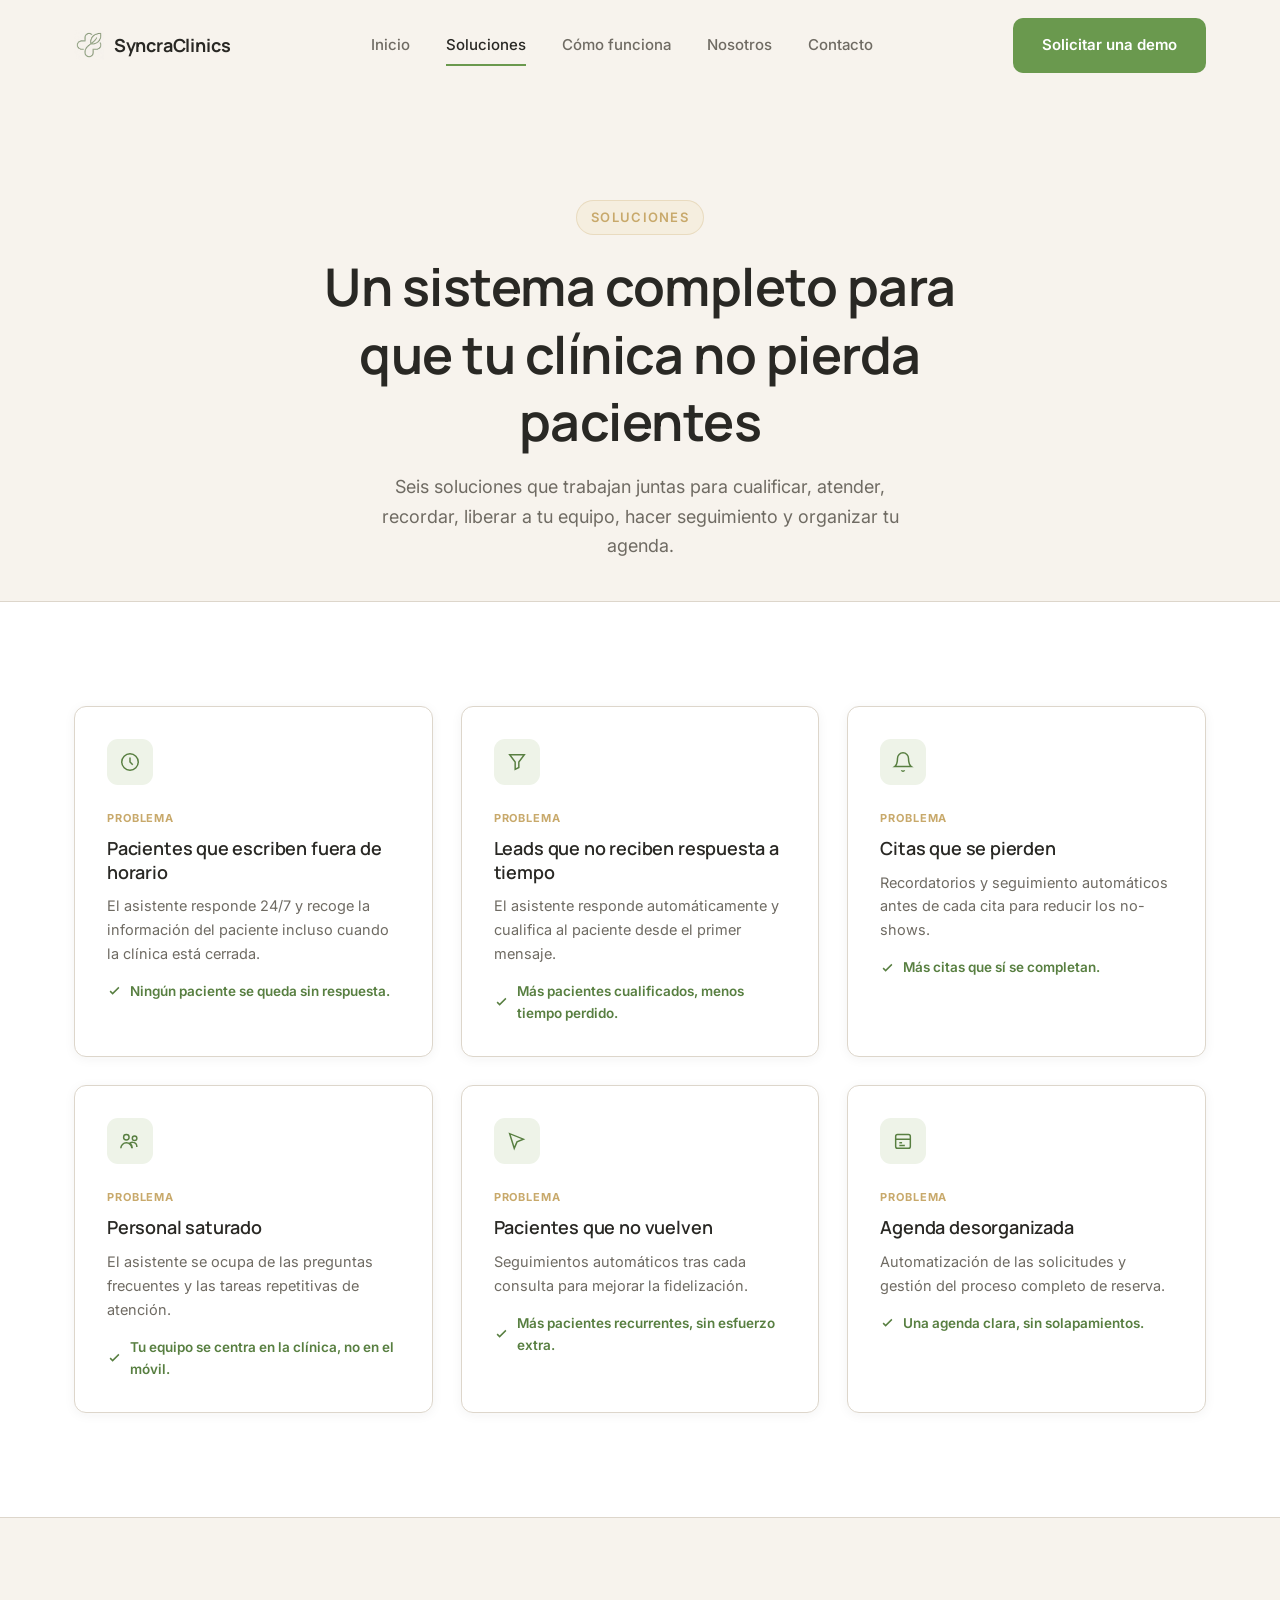
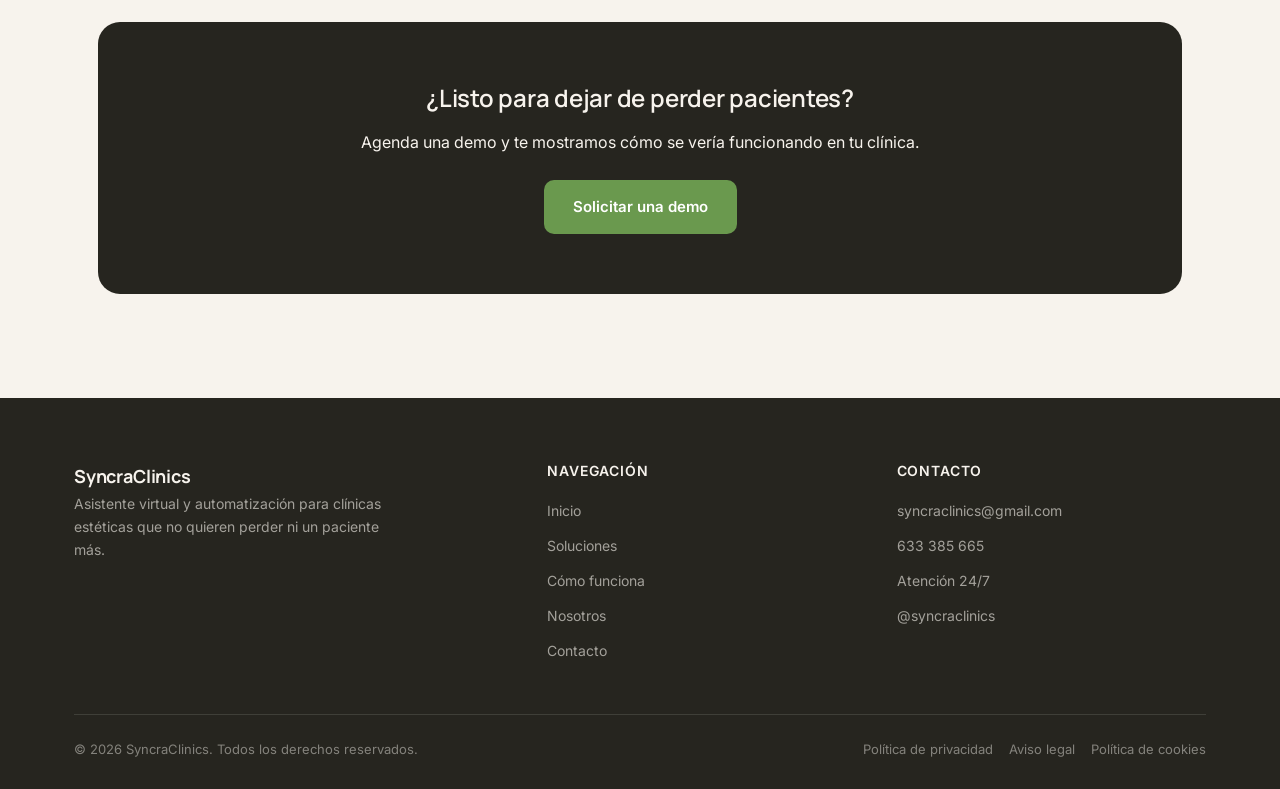
<file: soluciones.html>
<!DOCTYPE html>
<html lang="es">
<head>
<meta charset="UTF-8">
<meta name="viewport" content="width=device-width, initial-scale=1.0">
<title>Soluciones | SyncraClinics</title>
<meta name="description" content="Conoce las soluciones de SyncraClinics: cualificación de leads, atención 24/7, reducción de no-shows, eficiencia de personal, seguimiento post-consulta y gestión de agendas.">
<meta property="og:type" content="website">
<meta property="og:locale" content="es_ES">
<meta property="og:site_name" content="SyncraClinics">
<meta property="og:title" content="Soluciones | SyncraClinics">
<meta property="og:description" content="Conoce las soluciones de SyncraClinics: cualificación de leads, atención 24/7, reducción de no-shows, eficiencia de personal, seguimiento post-consulta y gestión de agendas.">
<meta property="og:image" content="https://syncraclinics.es/assets/logo-symbol.png">
<link rel="canonical" href="https://syncraclinics.es/soluciones.html">
<link rel="preconnect" href="https://fonts.googleapis.com">
<link rel="preconnect" href="https://fonts.gstatic.com" crossorigin>
<link href="https://fonts.googleapis.com/css2?family=Inter:wght@400;500;600;700&family=Manrope:wght@700;800&display=swap" rel="stylesheet">
<link rel="stylesheet" href="css/style.css">
</head>
<body data-page="soluciones">

<header class="site-header">
  <div class="header-inner">
    <a href="index.html" class="brand">
      <img src="assets/logo-symbol.png" alt="SyncraClinics">
      <span class="brand-name">SyncraClinics</span>
    </a>

    <nav class="main-nav">
      <a href="index.html" data-page="inicio">Inicio</a>
      <a href="soluciones.html" data-page="soluciones">Soluciones</a>
      <a href="index.html#como-funciona">Cómo funciona</a>
      <a href="nosotros.html" data-page="nosotros">Nosotros</a>
      <a href="contacto.html" data-page="contacto">Contacto</a>
    </nav>

    <div class="header-actions">
      <a href="contacto.html#demo" class="btn btn-primary">Solicitar una demo</a>
      <button class="nav-toggle" aria-label="Abrir menú">
        <span></span><span></span><span></span>
      </button>
    </div>
  </div>
</header>

<main>

  <section class="hero" style="padding-bottom: 40px;">
    <div class="container" style="text-align:center; max-width: 720px;">
      <span class="eyebrow">Soluciones</span>
      <h1>Un sistema completo para que tu clínica no pierda pacientes</h1>
      <p class="hero-lede" style="margin: 0 auto;">Seis soluciones que trabajan juntas para cualificar, atender, recordar, liberar a tu equipo, hacer seguimiento y organizar tu agenda.</p>
    </div>
  </section>

  <section class="section section-alt">
    <div class="container">
      <div class="grid grid-3 reveal">

        <div class="card ps-card">
          <div class="card-icon"><svg viewBox="0 0 24 24" fill="none" stroke="currentColor" stroke-width="1.6"><circle cx="12" cy="12" r="9"/><path d="M12 7v5l3 3"/></svg></div>
          <span class="ps-label">Problema</span>
          <h3>Pacientes que escriben fuera de horario</h3>
          <p class="ps-solution">El asistente responde 24/7 y recoge la información del paciente incluso cuando la clínica está cerrada.</p>
          <p class="ps-benefit"><svg viewBox="0 0 24 24" fill="none" stroke="currentColor" stroke-width="2.4"><path d="M5 13l4 4L19 7"/></svg> Ningún paciente se queda sin respuesta.</p>
        </div>

        <div class="card ps-card">
          <div class="card-icon"><svg viewBox="0 0 24 24" fill="none" stroke="currentColor" stroke-width="1.6"><path d="M4 4h16l-6 8v6l-4 2v-8L4 4z"/></svg></div>
          <span class="ps-label">Problema</span>
          <h3>Leads que no reciben respuesta a tiempo</h3>
          <p class="ps-solution">El asistente responde automáticamente y cualifica al paciente desde el primer mensaje.</p>
          <p class="ps-benefit"><svg viewBox="0 0 24 24" fill="none" stroke="currentColor" stroke-width="2.4"><path d="M5 13l4 4L19 7"/></svg> Más pacientes cualificados, menos tiempo perdido.</p>
        </div>

        <div class="card ps-card">
          <div class="card-icon"><svg viewBox="0 0 24 24" fill="none" stroke="currentColor" stroke-width="1.6"><path d="M18 8a6 6 0 10-12 0c0 7-3 9-3 9h18s-3-2-3-9"/><path d="M13.73 21a2 2 0 01-3.46 0"/></svg></div>
          <span class="ps-label">Problema</span>
          <h3>Citas que se pierden</h3>
          <p class="ps-solution">Recordatorios y seguimiento automáticos antes de cada cita para reducir los no-shows.</p>
          <p class="ps-benefit"><svg viewBox="0 0 24 24" fill="none" stroke="currentColor" stroke-width="2.4"><path d="M5 13l4 4L19 7"/></svg> Más citas que sí se completan.</p>
        </div>

        <div class="card ps-card">
          <div class="card-icon"><svg viewBox="0 0 24 24" fill="none" stroke="currentColor" stroke-width="1.6"><circle cx="8" cy="8" r="3"/><circle cx="17" cy="9" r="2.5"/><path d="M2 20c0-3.3 2.7-6 6-6s6 2.7 6 6M14.5 20c0-2.4-1-4.4-2.6-5.7 1-.7 2.3-1 3.6-.8 2.3.3 4 2.5 4 5"/></svg></div>
          <span class="ps-label">Problema</span>
          <h3>Personal saturado</h3>
          <p class="ps-solution">El asistente se ocupa de las preguntas frecuentes y las tareas repetitivas de atención.</p>
          <p class="ps-benefit"><svg viewBox="0 0 24 24" fill="none" stroke="currentColor" stroke-width="2.4"><path d="M5 13l4 4L19 7"/></svg> Tu equipo se centra en la clínica, no en el móvil.</p>
        </div>

        <div class="card ps-card">
          <div class="card-icon"><svg viewBox="0 0 24 24" fill="none" stroke="currentColor" stroke-width="1.6"><path d="M4 4l5 16 3-7 7-3z"/></svg></div>
          <span class="ps-label">Problema</span>
          <h3>Pacientes que no vuelven</h3>
          <p class="ps-solution">Seguimientos automáticos tras cada consulta para mejorar la fidelización.</p>
          <p class="ps-benefit"><svg viewBox="0 0 24 24" fill="none" stroke="currentColor" stroke-width="2.4"><path d="M5 13l4 4L19 7"/></svg> Más pacientes recurrentes, sin esfuerzo extra.</p>
        </div>

        <div class="card ps-card">
          <div class="card-icon"><svg viewBox="0 0 24 24" fill="none" stroke="currentColor" stroke-width="1.6"><rect x="4" y="5" width="16" height="15" rx="2"/><path d="M4 10h16M8 14h3M8 17h6"/></svg></div>
          <span class="ps-label">Problema</span>
          <h3>Agenda desorganizada</h3>
          <p class="ps-solution">Automatización de las solicitudes y gestión del proceso completo de reserva.</p>
          <p class="ps-benefit"><svg viewBox="0 0 24 24" fill="none" stroke="currentColor" stroke-width="2.4"><path d="M5 13l4 4L19 7"/></svg> Una agenda clara, sin solapamientos.</p>
        </div>

      </div>
    </div>
  </section>

  <section class="section">
    <div class="container">
      <div class="cta-band reveal">
        <h2>¿Listo para dejar de perder pacientes?</h2>
        <p>Agenda una demo y te mostramos cómo se vería funcionando en tu clínica.</p>
        <div class="cta-actions">
          <a href="contacto.html#demo" class="btn btn-primary">Solicitar una demo</a>
        </div>
      </div>
    </div>
  </section>

</main>

<footer class="site-footer">
  <div class="container">
    <div class="footer-grid">
      <div class="footer-brand">
        <span class="brand-name">SyncraClinics</span>
        <p>Asistente virtual y automatización para clínicas estéticas que no quieren perder ni un paciente más.</p>
      </div>

      <div class="footer-col">
        <h4>Navegación</h4>
        <a href="index.html">Inicio</a>
        <a href="soluciones.html">Soluciones</a>
        <a href="index.html#como-funciona">Cómo funciona</a>
        <a href="nosotros.html">Nosotros</a>
        <a href="contacto.html">Contacto</a>
      </div>

      <div class="footer-col">
        <h4>Contacto</h4>
        <a href="mailto:syncraclinics@gmail.com">syncraclinics@gmail.com</a>
        <p><a href="tel:633385665">633 385 665</a></p>
        <p>Atención 24/7</p>
        <a href="https://instagram.com/syncraclinics" target="_blank" rel="noopener">@syncraclinics</a>
      </div>
    </div>

    <div class="footer-bottom">
      <span>© 2026 SyncraClinics. Todos los derechos reservados.</span>
      <div class="footer-legal">
        <a href="privacidad.html">Política de privacidad</a>
        <a href="aviso-legal.html">Aviso legal</a>
        <a href="cookies.html">Política de cookies</a>
      </div>
    </div>
  </div>
</footer>

<script src="js/main.js"></script>
</body>
</html>
</file>
<file: css/style.css>
/* ==========================================================================
   SyncraClinics — estilos globales
   Identidad: clínica estética premium · salud, belleza y bienestar + tecnología
   ========================================================================== */

:root {
  /* DOMINANTE ~60% - Fondos cálidos */
  --bg-primary: #F7F3ED;   /* marfil cálido */
  --bg-secondary: #EDE7DD; /* beige suave, para alternar secciones */
  --bg-surface: #FFFFFF;

  /* SECUNDARIO ~30% - Verde salvia y estructura */
  --accent-main: #6A994E;   /* verde salvia — color principal */
  --accent-hover: #587F41;  /* verde salvia, tono hover */
  --accent-light: #A7C4A0;  /* verde salvia claro — secundario */
  --accent-tint: #EEF3E8;   /* verde salvia muy claro, para chips/fondos */

  --text-main: #292824;
  --text-muted: #6F6B63;
  --border-color: #DDD6CB;

  --ink: #26251F; /* superficie oscura cálida (footer / CTA), nunca azul */

  /* ACENTO ~10% - Champagne, muy sutil, solo detalles premium */
  --champagne: #C8A96B;
  --champagne-tint: #F5EEDF;

  --font-heading: "Manrope", "DM Sans", -apple-system, Segoe UI, sans-serif;
  --font-body: "Inter", -apple-system, Segoe UI, sans-serif;

  --radius: 12px;
  --radius-lg: 22px;
  --shadow-soft: 0 16px 36px rgba(41, 40, 36, 0.08);
  --shadow-card: 0 2px 12px rgba(41, 40, 36, 0.05);
  --max-width: 1180px;
}

* {
  box-sizing: border-box;
}

html {
  scroll-behavior: smooth;
}

body {
  margin: 0;
  font-family: var(--font-body);
  color: var(--text-main);
  background: var(--bg-primary);
  line-height: 1.65;
  -webkit-font-smoothing: antialiased;
  overflow-x: hidden;
}

img {
  max-width: 100%;
  display: block;
  transition: transform 0.35s ease;
}

a {
  color: inherit;
  text-decoration: none;
}

a, button, input, select, textarea {
  font-family: inherit;
}

a:focus-visible,
button:focus-visible,
input:focus-visible,
select:focus-visible,
textarea:focus-visible,
[tabindex]:focus-visible {
  outline: 2px solid var(--accent-main);
  outline-offset: 3px;
  border-radius: 4px;
}

h1, h2, h3, h4 {
  font-family: var(--font-heading);
  font-weight: 600;
  color: var(--text-main);
  line-height: 1.3;
  margin: 0 0 16px;
  overflow-wrap: break-word;
  letter-spacing: -0.01em;
}

p {
  margin: 0 0 16px;
  color: var(--text-muted);
}

.container {
  width: 100%;
  max-width: var(--max-width);
  margin: 0 auto;
  padding: 0 24px;
}

.eyebrow {
  display: inline-block;
  font-size: 13px;
  font-weight: 600;
  letter-spacing: 0.10em;
  text-transform: uppercase;
  color: var(--champagne);
  background: var(--champagne-tint);
  border: 1px solid rgba(200, 169, 107, 0.28);
  padding: 6px 14px;
  border-radius: 999px;
  margin-bottom: 18px;
}

.section {
  padding: 104px 0;
}

.section-alt {
  background: var(--bg-surface);
  border-top: 1px solid var(--border-color);
  border-bottom: 1px solid var(--border-color);
}

.section-head {
  max-width: 680px;
  margin: 0 auto 60px;
  text-align: center;
}

.section-head h2 {
  font-size: clamp(28px, 3.4vw, 38px);
}

.section-head p {
  font-size: 17px;
}

/* ---------- Botones ---------- */
.btn {
  display: inline-flex;
  align-items: center;
  gap: 8px;
  padding: 14px 28px;
  border-radius: 10px;
  font-weight: 600;
  font-size: 15px;
  border: 1px solid transparent;
  cursor: pointer;
  transition: background 0.28s ease, color 0.28s ease, border-color 0.28s ease, transform 0.28s ease, box-shadow 0.28s ease, filter 0.28s ease;
}

.btn-primary {
  background: var(--accent-main);
  color: #FFFFFF;
}

.btn-primary:hover {
  filter: brightness(1.06);
  transform: translateY(-3px);
  box-shadow: 0 10px 22px rgba(106, 153, 78, 0.28);
}

.btn-primary:active {
  transform: translateY(-1px);
  box-shadow: 0 6px 14px rgba(106, 153, 78, 0.22);
}

.btn-secondary {
  background: transparent;
  color: var(--text-main);
  border-color: var(--border-color);
}

.btn-secondary:hover {
  border-color: var(--accent-main);
  background: var(--bg-surface);
  color: var(--accent-hover);
  transform: translateY(-3px);
  box-shadow: var(--shadow-card);
}

.btn-secondary:active {
  transform: translateY(-1px);
}

.btn-block {
  width: 100%;
  justify-content: center;
}

.hero-actions,
.cta-actions {
  display: flex;
  flex-wrap: wrap;
  gap: 16px;
}

/* ---------- Header ---------- */
.site-header {
  position: sticky;
  top: 0;
  z-index: 50;
  background: transparent;
  border-bottom: 1px solid transparent;
  transition: background 0.4s ease, border-color 0.4s ease, box-shadow 0.4s ease, backdrop-filter 0.4s ease;
}

.site-header.is-scrolled {
  background: rgba(255, 255, 255, 0.92);
  backdrop-filter: blur(8px);
  border-bottom-color: var(--border-color);
  box-shadow: 0 4px 20px rgba(41, 40, 36, 0.05);
}

.header-inner {
  display: flex;
  align-items: center;
  justify-content: space-between;
  padding: 18px 24px;
  max-width: var(--max-width);
  margin: 0 auto;
  gap: 20px;
  transition: padding 0.3s ease;
}

.site-header.is-scrolled .header-inner {
  padding: 12px 24px;
}

.brand {
  display: flex;
  align-items: center;
  gap: 10px;
  transition: opacity 0.2s ease;
}

.brand img {
  height: 30px;
  width: auto;
}

.brand:hover {
  opacity: 0.82;
}

.brand-name {
  font-family: var(--font-heading);
  font-size: 18px;
  font-weight: 700;
  letter-spacing: -0.01em;
  color: var(--text-main);
}

.main-nav {
  display: flex;
  align-items: center;
  gap: 32px;
}

.main-nav a {
  position: relative;
  font-size: 15px;
  font-weight: 500;
  color: var(--text-muted);
  padding: 6px 2px;
  transition: color 0.25s ease;
}

.main-nav a::after {
  content: "";
  position: absolute;
  left: 2px;
  right: 2px;
  bottom: -2px;
  height: 2px;
  background: var(--accent-main);
  transform: scaleX(0);
  transform-origin: left;
  transition: transform 0.3s ease;
}

.main-nav a:hover::after,
.main-nav a.active::after {
  transform: scaleX(1);
}

.main-nav a:hover,
.main-nav a.active {
  color: var(--text-main);
}

.header-actions {
  display: flex;
  align-items: center;
  gap: 18px;
}

.nav-toggle {
  display: none;
  flex-direction: column;
  gap: 5px;
  background: none;
  border: none;
  border-radius: 8px;
  cursor: pointer;
  padding: 6px;
  transition: background 0.2s ease;
}

.nav-toggle:hover {
  background: var(--accent-tint);
}

.nav-toggle span {
  width: 24px;
  height: 2px;
  background: var(--text-main);
  border-radius: 2px;
  transition: transform 0.2s ease, opacity 0.2s ease;
}

/* ---------- Hero ---------- */
.hero {
  padding: 108px 0 88px;
  position: relative;
}

.hero-inner {
  display: grid;
  grid-template-columns: minmax(0, 1.05fr) minmax(0, 0.95fr);
  gap: 64px;
  align-items: center;
}

.hero-badge {
  display: inline-flex;
  align-items: center;
  gap: 8px;
  font-size: 13px;
  font-weight: 600;
  color: var(--text-main);
  background: var(--bg-surface);
  border: 1px solid var(--border-color);
  padding: 8px 16px 8px 8px;
  border-radius: 999px;
  margin-bottom: 24px;
  box-shadow: var(--shadow-card);
}

.hero-badge .dot {
  width: 8px;
  height: 8px;
  border-radius: 50%;
  background: var(--champagne);
  flex-shrink: 0;
}

.hero h1 {
  font-size: clamp(34px, 4.4vw, 52px);
  font-weight: 650;
}

.hero-inner h1 {
  font-size: clamp(30px, 3.2vw, 44px);
  text-wrap: balance;
}

.hero-lede {
  font-size: 18px;
  max-width: 540px;
}

.hero-indicators {
  display: flex;
  flex-wrap: wrap;
  gap: 10px 28px;
  margin-top: 34px;
  padding-top: 28px;
  border-top: 1px solid var(--border-color);
}

.hero-indicator {
  display: inline-flex;
  align-items: center;
  gap: 8px;
  font-size: 13px;
  font-weight: 600;
  color: var(--text-muted);
}

.hero-indicator svg {
  width: 16px;
  height: 16px;
  color: var(--accent-main);
  flex-shrink: 0;
}

/* Hero visual: panel claro con el flujo de automatización */
.hero-visual {
  background: var(--bg-surface);
  border: 1px solid var(--border-color);
  border-radius: var(--radius-lg);
  padding: 30px;
  box-shadow: var(--shadow-soft);
  position: relative;
  overflow: hidden;
}

.hero-visual::before {
  content: "";
  position: absolute;
  inset: 0;
  background: radial-gradient(circle at 100% 0%, var(--accent-tint), transparent 55%),
              radial-gradient(circle at 0% 100%, var(--champagne-tint), transparent 50%);
  pointer-events: none;
}

.hero-visual-head {
  display: flex;
  align-items: center;
  justify-content: space-between;
  margin-bottom: 22px;
  position: relative;
}

.hero-visual-head span {
  font-size: 12px;
  font-weight: 700;
  letter-spacing: 0.08em;
  text-transform: uppercase;
  color: var(--text-muted);
}

.hero-visual-dots {
  display: flex;
  gap: 6px;
}

.hero-visual-dots i {
  width: 7px;
  height: 7px;
  border-radius: 50%;
  background: var(--border-color);
  display: block;
}

.workflow-track {
  position: relative;
  display: flex;
  flex-direction: column;
  gap: 0;
}

.workflow-step {
  position: relative;
  display: flex;
  align-items: center;
  gap: 14px;
  padding: 14px;
  background: var(--bg-primary);
  border: 1px solid var(--border-color);
  border-radius: 10px;
  margin-bottom: 22px;
  opacity: 0;
  transform: translateX(-10px);
  animation: workflow-in 0.7s ease forwards;
  transition: border-color 0.3s ease, box-shadow 0.3s ease;
}

.workflow-step:hover {
  border-color: var(--accent-light);
  box-shadow: var(--shadow-card);
}

.workflow-step:last-child {
  margin-bottom: 0;
}

.workflow-step:nth-child(1) { animation-delay: 0.15s; }
.workflow-step:nth-child(2) { animation-delay: 0.35s; }
.workflow-step:nth-child(3) { animation-delay: 0.55s; }
.workflow-step:nth-child(4) { animation-delay: 0.75s; }
.workflow-step:nth-child(5) { animation-delay: 0.95s; }
.workflow-step:nth-child(6) { animation-delay: 1.15s; }

@keyframes workflow-in {
  to { opacity: 1; transform: translateX(0); }
}

.workflow-step-icon {
  position: relative;
  width: 34px;
  height: 34px;
  border-radius: 9px;
  background: var(--accent-tint);
  color: var(--accent-hover);
  display: flex;
  align-items: center;
  justify-content: center;
  flex-shrink: 0;
}

.workflow-step-icon svg {
  width: 16px;
  height: 16px;
}

/* punto que recorre la conexión entre pasos */
.workflow-step:not(:last-child) .workflow-step-icon::after {
  content: "";
  position: absolute;
  top: 100%;
  left: 50%;
  width: 1px;
  height: 22px;
  background: linear-gradient(to bottom, var(--accent-light), transparent);
  transform: translateX(-50%);
}

.workflow-step:not(:last-child) .workflow-step-icon::before {
  content: "";
  position: absolute;
  top: 100%;
  left: 50%;
  width: 5px;
  height: 5px;
  border-radius: 50%;
  background: var(--champagne);
  transform: translate(-50%, 0);
  opacity: 0;
  animation: dot-travel 2.8s ease-in-out infinite;
  z-index: 1;
}

.workflow-step:nth-child(1) .workflow-step-icon::before { animation-delay: 0.4s; }
.workflow-step:nth-child(2) .workflow-step-icon::before { animation-delay: 0.95s; }
.workflow-step:nth-child(3) .workflow-step-icon::before { animation-delay: 1.5s; }
.workflow-step:nth-child(4) .workflow-step-icon::before { animation-delay: 2.05s; }
.workflow-step:nth-child(5) .workflow-step-icon::before { animation-delay: 2.6s; }

@keyframes dot-travel {
  0% { transform: translate(-50%, 0); opacity: 0; }
  15% { opacity: 1; }
  85% { opacity: 1; }
  100% { transform: translate(-50%, 22px); opacity: 0; }
}

.workflow-step strong {
  display: block;
  font-size: 13.5px;
  font-weight: 600;
  color: var(--text-main);
}

.workflow-step span {
  font-size: 12px;
  color: var(--text-muted);
}

.workflow-step .workflow-arrow {
  margin-left: auto;
  width: 14px;
  height: 14px;
  color: var(--border-color);
  flex-shrink: 0;
}

/* ---------- Grids / Cards ---------- */
.grid {
  display: grid;
  gap: 28px;
}

.grid-3 {
  grid-template-columns: repeat(3, minmax(0, 1fr));
}

.grid-2 {
  grid-template-columns: repeat(2, minmax(0, 1fr));
}

.grid-4 {
  grid-template-columns: repeat(4, minmax(0, 1fr));
}

.card {
  background: var(--bg-surface);
  border: 1px solid var(--border-color);
  border-radius: var(--radius);
  padding: 32px;
  box-shadow: var(--shadow-card);
  transition: transform 0.3s ease, box-shadow 0.3s ease, border-color 0.3s ease;
}

.card:hover {
  transform: translateY(-6px);
  box-shadow: var(--shadow-soft);
  border-color: var(--accent-light);
}

.card:hover .card-icon svg {
  transform: translateY(-1px) scale(1.05);
}

.card:active {
  transform: translateY(-2px);
}

.card-icon {
  width: 46px;
  height: 46px;
  border-radius: 11px;
  background: var(--accent-tint);
  display: flex;
  align-items: center;
  justify-content: center;
  margin-bottom: 18px;
  color: var(--accent-hover);
}

.card-icon svg {
  width: 22px;
  height: 22px;
  transition: transform 0.3s ease;
}

.card h3 {
  font-size: 18px;
  margin-bottom: 10px;
}

.card p {
  font-size: 14.5px;
  margin-bottom: 0;
}

.problem-card {
  border-left: 3px solid var(--accent-main);
}

.pain-card {
  position: relative;
  width: 100%;
  margin: 0;
  text-align: left;
  font-size: inherit;
  appearance: none;
  -webkit-appearance: none;
}

.pain-check {
  position: absolute;
  top: 16px;
  right: 16px;
  width: 24px;
  height: 24px;
  border-radius: 50%;
  border: 1.5px solid var(--border-color);
  background: var(--bg-surface);
  color: transparent;
  display: flex;
  align-items: center;
  justify-content: center;
  transition: background 0.25s ease, border-color 0.25s ease, color 0.25s ease, transform 0.25s ease;
}

.pain-check svg {
  width: 13px;
  height: 13px;
}

.pain-card.selected {
  border-color: var(--accent-main);
  background: var(--accent-tint);
}

.pain-card.selected .pain-check {
  background: var(--accent-main);
  border-color: var(--accent-main);
  color: #FFFFFF;
  transform: scale(1.08);
}

.pain-hint {
  max-width: 640px;
  margin: 24px auto 0;
  text-align: center;
  font-size: 13px;
  color: var(--text-muted);
  font-style: italic;
}

/* ---------- Solution flow (Home) ---------- */
.flow-diagram {
  display: flex;
  flex-wrap: wrap;
  align-items: stretch;
  justify-content: center;
  gap: 0;
  margin-top: 8px;
}

.flow-step {
  display: flex;
  flex-direction: column;
  align-items: center;
  text-align: center;
  width: 148px;
  padding: 10px;
  border-radius: var(--radius);
  cursor: default;
  transition: transform 0.3s ease, background 0.3s ease;
}

.flow-step:hover {
  transform: scale(1.05);
  background: var(--accent-tint);
}

.flow-step-icon {
  width: 56px;
  height: 56px;
  border-radius: 14px;
  background: var(--bg-surface);
  border: 1px solid var(--border-color);
  display: flex;
  align-items: center;
  justify-content: center;
  color: var(--accent-hover);
  margin-bottom: 14px;
  box-shadow: var(--shadow-card);
  transition: border-color 0.3s ease, box-shadow 0.3s ease, color 0.3s ease;
}

.flow-step:hover .flow-step-icon {
  border-color: var(--accent-main);
  box-shadow: 0 8px 18px rgba(106, 153, 78, 0.18);
}

.flow-step-icon svg {
  width: 24px;
  height: 24px;
}

.flow-step strong {
  font-size: 13.5px;
  font-weight: 700;
  color: var(--text-main);
  display: block;
  margin-bottom: 4px;
}

.flow-step span {
  font-size: 12px;
  color: var(--text-muted);
  transition: color 0.3s ease;
}

.flow-step:hover span {
  color: var(--text-main);
}

.flow-connector {
  display: flex;
  align-items: center;
  justify-content: center;
  width: 32px;
  color: var(--border-color);
  flex-shrink: 0;
}

.flow-connector svg {
  width: 20px;
  height: 20px;
}

/* ---------- Dashboard demo (Home) — panel claro ---------- */
.dashboard-panel {
  background: var(--bg-surface);
  border: 1px solid var(--border-color);
  border-radius: var(--radius-lg);
  padding: 40px;
  box-shadow: var(--shadow-soft);
  position: relative;
}

.dashboard-head {
  display: flex;
  align-items: center;
  justify-content: space-between;
  gap: 16px;
  margin-bottom: 30px;
  flex-wrap: wrap;
}

.dashboard-head h3 {
  color: var(--text-main);
  font-size: 17px;
  margin: 0;
}

.dashboard-demo-tag {
  display: inline-flex;
  align-items: center;
  gap: 6px;
  font-size: 11px;
  font-weight: 700;
  letter-spacing: 0.08em;
  text-transform: uppercase;
  color: var(--champagne);
  background: var(--champagne-tint);
  border: 1px solid rgba(200, 169, 107, 0.3);
  padding: 5px 12px;
  border-radius: 999px;
}

.dashboard-grid {
  display: grid;
  grid-template-columns: repeat(5, minmax(0, 1fr));
  gap: 18px;
}

.dashboard-metric {
  background: var(--bg-primary);
  border: 1px solid var(--border-color);
  border-radius: 12px;
  padding: 20px 18px;
  transition: border-color 0.3s ease, box-shadow 0.3s ease;
}

.dashboard-metric:hover {
  border-color: var(--accent-light);
  box-shadow: var(--shadow-card);
}

.dashboard-metric strong {
  display: block;
  font-family: var(--font-heading);
  font-weight: 700;
  font-size: clamp(22px, 3vw, 28px);
  color: var(--text-main);
  margin-bottom: 6px;
}

.dashboard-metric span {
  font-size: 12.5px;
  color: var(--text-muted);
  display: block;
  margin-bottom: 12px;
}

.dashboard-bar {
  height: 4px;
  border-radius: 999px;
  background: var(--border-color);
  overflow: hidden;
}

.dashboard-bar span {
  display: block;
  height: 100%;
  width: 0;
  border-radius: 999px;
  background: linear-gradient(90deg, var(--accent-main), var(--champagne));
  transition: width 1.1s ease;
}

.dashboard-panel.is-visible .dashboard-bar span {
  width: var(--bar-value, 60%);
}

.dashboard-footnote {
  margin: 24px 0 0;
  font-size: 12.5px;
  color: var(--text-muted);
}

/* ---------- Automatizaciones (Home) ---------- */
.automation-card {
  padding-top: 32px;
}

/* ---------- Integración (n8n, sin tecnicismos visibles) ---------- */
.integration-panel {
  background: var(--bg-surface);
  border: 1px solid var(--border-color);
  border-radius: var(--radius-lg);
  padding: 40px;
  box-shadow: var(--shadow-card);
}

/* ---------- Confianza (Home) ---------- */
.trust-panel {
  display: flex;
  flex-wrap: wrap;
  align-items: center;
  justify-content: space-between;
  gap: 32px;
  background: var(--bg-surface);
  border: 1px solid var(--border-color);
  border-radius: var(--radius-lg);
  padding: 44px 48px;
}

.trust-panel h2 {
  max-width: 460px;
  font-size: clamp(22px, 2.6vw, 28px);
  margin-bottom: 0;
}

.trust-tags {
  display: flex;
  flex-wrap: wrap;
  gap: 12px;
}

.trust-tag {
  display: inline-flex;
  align-items: center;
  gap: 8px;
  font-size: 13.5px;
  font-weight: 600;
  color: var(--text-main);
  background: var(--bg-primary);
  border: 1px solid var(--border-color);
  padding: 9px 16px;
  border-radius: 999px;
  transition: border-color 0.25s ease, transform 0.25s ease;
}

.trust-tag:hover {
  border-color: var(--accent-main);
  transform: translateY(-2px);
}

.trust-tag svg {
  width: 15px;
  height: 15px;
  color: var(--accent-main);
  flex-shrink: 0;
}

/* ---------- Scroll reveal ---------- */
.reveal {
  opacity: 0;
  transform: translateY(20px);
  transition: opacity 0.7s ease, transform 0.7s ease;
}

.reveal.is-visible {
  opacity: 1;
  transform: translateY(0);
}

/* ---------- Problema · Solución · Beneficio (soluciones.html) ---------- */
.ps-card .ps-label {
  display: inline-block;
  font-size: 11px;
  font-weight: 700;
  letter-spacing: 0.08em;
  text-transform: uppercase;
  color: var(--champagne);
  margin-bottom: 10px;
}

.ps-card .ps-solution {
  font-size: 14.5px;
  color: var(--text-muted);
  margin-bottom: 14px;
}

.ps-card .ps-benefit {
  display: flex;
  align-items: center;
  gap: 8px;
  font-size: 13.5px;
  font-weight: 600;
  color: var(--accent-hover);
  margin: 0;
}

.ps-card .ps-benefit svg {
  width: 15px;
  height: 15px;
  flex-shrink: 0;
}

.solution-list {
  list-style: none;
  padding: 0;
  margin: 20px 0 0;
}

.solution-list li {
  position: relative;
  padding-left: 26px;
  margin-bottom: 10px;
  color: var(--text-muted);
  font-size: 15px;
}

.solution-list li::before {
  content: "✓";
  position: absolute;
  left: 0;
  color: var(--accent-main);
  font-weight: 700;
}

/* ---------- Demostración del asistente (chat) ---------- */
.chat-window {
  max-width: 480px;
  margin: 0 auto;
  background: var(--bg-surface);
  border: 1px solid var(--border-color);
  border-radius: var(--radius-lg);
  box-shadow: var(--shadow-soft);
  overflow: hidden;
}

.chat-header {
  display: flex;
  align-items: center;
  gap: 12px;
  padding: 18px 22px;
  border-bottom: 1px solid var(--border-color);
  background: var(--bg-primary);
}

.chat-avatar {
  width: 38px;
  height: 38px;
  border-radius: 50%;
  background: var(--accent-tint);
  color: var(--accent-hover);
  display: flex;
  align-items: center;
  justify-content: center;
  flex-shrink: 0;
}

.chat-avatar svg {
  width: 18px;
  height: 18px;
}

.chat-header-info strong {
  display: block;
  font-size: 14.5px;
  color: var(--text-main);
}

.chat-header-info .chat-status {
  display: flex;
  align-items: center;
  gap: 6px;
  font-size: 12px;
  color: var(--text-muted);
}

.chat-header-info .chat-status::before {
  content: "";
  width: 7px;
  height: 7px;
  border-radius: 50%;
  background: var(--accent-main);
  box-shadow: 0 0 0 3px var(--accent-tint);
  flex-shrink: 0;
}

.chat-messages {
  padding: 22px;
  display: flex;
  flex-direction: column;
  gap: 14px;
  max-height: 420px;
  overflow-y: auto;
  scroll-behavior: smooth;
}

.chat-bubble {
  display: none;
  max-width: 82%;
  padding: 12px 16px;
  border-radius: 16px;
  font-size: 14.5px;
  line-height: 1.5;
  opacity: 0;
  transform: translateY(10px);
}

.chat-bubble.is-shown {
  animation: chat-in 0.45s ease forwards;
}

@keyframes chat-in {
  to { opacity: 1; transform: translateY(0); }
}

.chat-bubble.patient {
  align-self: flex-end;
  background: var(--accent-main);
  color: #FFFFFF;
  border-bottom-right-radius: 4px;
}

.chat-bubble.assistant {
  align-self: flex-start;
  background: var(--bg-primary);
  border: 1px solid var(--border-color);
  color: var(--text-main);
  border-bottom-left-radius: 4px;
}

.chat-typing {
  align-self: flex-start;
  display: flex;
  align-items: center;
  gap: 5px;
  padding: 14px 16px;
  border-radius: 16px;
  border-bottom-left-radius: 4px;
  background: var(--bg-primary);
  border: 1px solid var(--border-color);
  opacity: 0;
  transform: translateY(10px);
  animation: chat-in 0.3s ease forwards;
}

.chat-typing span {
  width: 6px;
  height: 6px;
  border-radius: 50%;
  background: var(--text-muted);
  animation: chat-typing-dot 1.2s ease-in-out infinite;
}

.chat-typing span:nth-child(2) { animation-delay: 0.2s; }
.chat-typing span:nth-child(3) { animation-delay: 0.4s; }

@keyframes chat-typing-dot {
  0%, 60%, 100% { opacity: 0.3; transform: scale(0.85); }
  30% { opacity: 1; transform: scale(1); }
}

.chat-caption {
  text-align: center;
  font-size: 13px;
  color: var(--text-muted);
  margin: 20px auto 0;
  max-width: 440px;
}

/* ---------- Pérdida por no-shows + calculadora ---------- */
.noshow-panel {
  background: var(--bg-surface);
  border: 1px solid var(--border-color);
  border-radius: var(--radius-lg);
  padding: 44px;
  box-shadow: var(--shadow-soft);
  max-width: 760px;
  margin: 0 auto;
}

.noshow-example {
  display: flex;
  align-items: center;
  justify-content: center;
  flex-wrap: wrap;
  gap: 18px;
  padding-bottom: 28px;
  margin-bottom: 28px;
  border-bottom: 1px solid var(--border-color);
}

.noshow-example-block {
  text-align: center;
}

.noshow-example-block strong {
  display: block;
  font-family: var(--font-heading);
  font-size: clamp(26px, 4vw, 34px);
  font-weight: 700;
  color: var(--text-main);
}

.noshow-example-block span {
  font-size: 13px;
  color: var(--text-muted);
}

.noshow-operator {
  font-family: var(--font-heading);
  font-size: 22px;
  font-weight: 700;
  color: var(--champagne);
}

.noshow-example-result strong {
  color: var(--accent-hover);
}

.noshow-disclaimer {
  text-align: center;
  font-size: 13px;
  font-style: italic;
  color: var(--text-muted);
  margin-bottom: 36px;
}

.noshow-calculator h3 {
  font-size: 16px;
  margin-bottom: 18px;
}

.calculator-grid {
  display: grid;
  grid-template-columns: repeat(2, minmax(0, 1fr));
  gap: 0 20px;
}

.calculator-result {
  display: flex;
  align-items: center;
  justify-content: space-between;
  flex-wrap: wrap;
  gap: 10px;
  background: var(--accent-tint);
  border: 1px solid rgba(106, 153, 78, 0.25);
  border-radius: var(--radius);
  padding: 18px 22px;
  margin: 8px 0 28px;
}

.calculator-result span {
  font-size: 14px;
  font-weight: 600;
  color: var(--text-main);
}

.calculator-result strong {
  font-family: var(--font-heading);
  font-size: 24px;
  color: var(--accent-hover);
}

.noshow-panel > p:last-child {
  text-align: center;
  margin-bottom: 0;
}

/* ---------- Checklist "¿Es para tu clínica?" ---------- */
.checklist {
  list-style: none;
  padding: 0;
  margin: 0 auto;
  max-width: 640px;
  display: flex;
  flex-direction: column;
  gap: 16px;
}

.checklist li {
  display: flex;
  align-items: flex-start;
  gap: 14px;
  font-size: 15.5px;
  color: var(--text-main);
}

.checklist-icon {
  width: 22px;
  height: 22px;
  border-radius: 6px;
  background: var(--accent-tint);
  color: var(--accent-hover);
  display: flex;
  align-items: center;
  justify-content: center;
  flex-shrink: 0;
  margin-top: 1px;
}

.checklist-icon svg {
  width: 13px;
  height: 13px;
}

.fit-cta {
  text-align: center;
  margin-top: 36px;
}

.fit-cta p {
  font-weight: 600;
  color: var(--text-main);
  margin-bottom: 20px;
}

/* ---------- CTA banda ---------- */
.cta-band {
  background: var(--ink);
  color: var(--bg-primary);
  border-radius: var(--radius-lg);
  padding: 60px;
  text-align: center;
  margin: 0 24px;
}

.cta-band h2,
.cta-band p {
  color: var(--bg-primary);
}

.cta-band .cta-actions {
  justify-content: center;
  margin-top: 24px;
}

.cta-band .btn-secondary {
  border-color: rgba(247, 243, 237, 0.3);
  color: var(--bg-primary);
}

.cta-band .btn-secondary:hover {
  border-color: var(--champagne);
  background: rgba(247, 243, 237, 0.06);
  color: var(--champagne);
}

/* ---------- Formulario de contacto ---------- */
.contact-layout {
  display: grid;
  grid-template-columns: repeat(2, minmax(0, 1fr));
  gap: 48px;
  align-items: start;
}

.form-field {
  margin-bottom: 20px;
}

.form-field label {
  display: block;
  font-size: 14px;
  font-weight: 600;
  margin-bottom: 8px;
  color: var(--text-main);
}

.form-field input,
.form-field textarea {
  width: 100%;
  padding: 13px 16px;
  border: 1px solid var(--border-color);
  border-radius: 8px;
  background: var(--bg-surface);
  font-family: var(--font-body);
  font-size: 15px;
  color: var(--text-main);
  transition: border-color 0.25s ease, box-shadow 0.25s ease;
}

.form-field input:focus,
.form-field textarea:focus {
  outline: none;
  border-color: var(--accent-main);
  box-shadow: 0 0 0 3px var(--accent-tint);
}

.form-field textarea {
  min-height: 140px;
  resize: vertical;
}

.form-status {
  margin-top: 14px;
  font-size: 14px;
  color: var(--accent-hover);
  display: none;
}

.form-status.visible {
  display: block;
}

.form-status.error {
  color: #B3261E;
}

.modal-form button[type="submit"] {
  transition: transform 0.25s ease, box-shadow 0.25s ease, filter 0.25s ease;
}

.modal-form button[type="submit"]:hover:not(:disabled) {
  transform: translateY(-2px);
  box-shadow: 0 8px 18px rgba(106, 153, 78, 0.25);
}

.modal-form button[type="submit"]:disabled {
  opacity: 0.7;
  cursor: not-allowed;
  pointer-events: none;
}

.contact-info-card {
  background: var(--bg-surface);
  border: 1px solid var(--border-color);
  border-radius: var(--radius);
  padding: 32px;
}

.contact-info-item {
  display: flex;
  gap: 14px;
  padding: 16px 0;
  border-bottom: 1px solid var(--border-color);
}

.contact-info-item:last-child {
  border-bottom: none;
}

.contact-info-item .card-icon {
  margin-bottom: 0;
  flex-shrink: 0;
}

.contact-info-item h4 {
  font-size: 15px;
  margin-bottom: 2px;
}

.contact-info-item p {
  font-size: 14px;
  margin-bottom: 0;
}

.contact-info-phone {
  position: relative;
}

.contact-info-trigger {
  display: inline-flex;
  align-items: center;
  gap: 6px;
  background: none;
  border: none;
  padding: 0;
  font-family: inherit;
  font-size: 14px;
  color: var(--text-muted);
  cursor: pointer;
  transition: color 0.2s ease;
}

.contact-info-trigger:hover {
  color: var(--accent-hover);
}

.contact-info-trigger svg {
  width: 14px;
  height: 14px;
  transition: transform 0.2s ease;
}

.contact-info-trigger[aria-expanded="true"] svg {
  transform: rotate(180deg);
}

.phone-menu {
  position: absolute;
  top: calc(100% + 10px);
  left: 0;
  min-width: 220px;
  max-width: calc(100vw - 80px);
  background: var(--bg-surface);
  border: 1px solid var(--border-color);
  border-radius: 10px;
  box-shadow: var(--shadow-soft);
  padding: 8px;
  z-index: 30;
  opacity: 0;
  visibility: hidden;
  transform: translateY(-6px);
  transition: opacity 0.25s ease, transform 0.25s ease, visibility 0.25s ease;
}

.phone-menu.open {
  opacity: 1;
  visibility: visible;
  transform: translateY(0);
}

.phone-menu-option {
  display: flex;
  align-items: center;
  gap: 10px;
  padding: 10px 12px;
  border-radius: 7px;
  font-size: 14px;
  font-weight: 500;
  color: var(--text-main);
  transition: background 0.2s ease, transform 0.2s ease;
}

.phone-menu-option:hover {
  background: var(--accent-tint);
  transform: translateX(3px);
}

.phone-menu-option svg {
  width: 18px;
  height: 18px;
  color: var(--accent-hover);
  flex-shrink: 0;
}

/* ---------- Solicitar información: CTA ---------- */
.info-cta {
  max-width: 620px;
  margin: 0 auto;
  text-align: center;
}

.info-cta-icon {
  width: 56px;
  height: 56px;
  margin: 0 auto 22px;
  border-radius: 14px;
  background: var(--accent-tint);
  border: 1px solid var(--border-color);
  display: flex;
  align-items: center;
  justify-content: center;
  color: var(--accent-hover);
}

.info-cta-icon svg {
  width: 26px;
  height: 26px;
}

.info-cta h2 {
  font-size: clamp(24px, 3vw, 32px);
}

.btn-lg {
  padding: 17px 36px;
  font-size: 16px;
  margin-top: 8px;
}

.contact-info-card-standalone {
  max-width: 620px;
  margin: 0 auto;
}

/* ---------- Modal: Solicitar demo ---------- */
body.modal-open {
  overflow: hidden;
}

.modal-overlay {
  position: fixed;
  inset: 0;
  z-index: 200;
  display: flex;
  align-items: center;
  justify-content: center;
  padding: 40px 24px;
  background: rgba(38, 37, 31, 0.55);
  backdrop-filter: blur(3px);
  opacity: 0;
  visibility: hidden;
  overflow-y: auto;
  transition: opacity 0.3s ease, visibility 0.3s ease;
}

.modal-overlay.open {
  opacity: 1;
  visibility: visible;
}

.modal-box {
  position: relative;
  width: 100%;
  max-width: 560px;
  max-height: calc(100vh - 80px);
  overflow-y: auto;
  background: var(--bg-surface);
  border: 1px solid var(--border-color);
  border-radius: var(--radius);
  box-shadow: var(--shadow-soft);
  padding: 44px;
  transform: translateY(16px) scale(0.98);
  opacity: 0;
  transition: transform 0.35s ease, opacity 0.35s ease;
}

.modal-overlay.open .modal-box {
  transform: translateY(0) scale(1);
  opacity: 1;
}

.modal-close {
  position: absolute;
  top: 20px;
  right: 20px;
  width: 36px;
  height: 36px;
  border-radius: 50%;
  border: 1px solid var(--border-color);
  background: var(--bg-surface);
  color: var(--text-muted);
  display: flex;
  align-items: center;
  justify-content: center;
  cursor: pointer;
  transition: color 0.25s ease, border-color 0.25s ease, transform 0.3s ease;
}

.modal-close svg {
  width: 16px;
  height: 16px;
}

.modal-close:hover {
  color: var(--accent-hover);
  border-color: var(--accent-main);
  transform: rotate(90deg);
}

.modal-close:active {
  transform: rotate(90deg) scale(0.92);
}

.modal-step {
  animation: modal-step-in 0.3s ease;
}

@keyframes modal-step-in {
  from { opacity: 0; transform: translateY(8px); }
  to { opacity: 1; transform: translateY(0); }
}

.modal-sub {
  font-size: 15px;
  margin-bottom: 28px;
}

.modal-form .form-grid {
  display: grid;
  grid-template-columns: repeat(2, minmax(0, 1fr));
  gap: 0 20px;
}

.form-field select {
  width: 100%;
  padding: 13px 40px 13px 16px;
  border: 1px solid var(--border-color);
  border-radius: 8px;
  background-color: var(--bg-surface);
  font-family: var(--font-body);
  font-size: 15px;
  color: var(--text-main);
  appearance: none;
  background-image: url("data:image/svg+xml,%3Csvg xmlns='http://www.w3.org/2000/svg' viewBox='0 0 24 24' fill='none' stroke='%236F6B63' stroke-width='2'%3E%3Cpath d='M6 9l6 6 6-6'/%3E%3C/svg%3E");
  background-repeat: no-repeat;
  background-position: right 14px center;
  background-size: 16px;
  transition: border-color 0.25s ease, box-shadow 0.25s ease;
}

.form-field select:focus {
  outline: none;
  border-color: var(--accent-main);
  box-shadow: 0 0 0 3px var(--accent-tint);
}

/* ---------- Footer ---------- */
.site-footer {
  background: var(--ink);
  color: var(--bg-primary);
  padding: 64px 0 28px;
}

.footer-grid {
  display: grid;
  grid-template-columns: minmax(0, 1.4fr) minmax(0, 1fr) minmax(0, 1fr);
  gap: 40px;
  padding-bottom: 40px;
  border-bottom: 1px solid rgba(247, 243, 237, 0.12);
}

.footer-brand .brand-name {
  color: var(--bg-primary);
}

.footer-brand p {
  color: rgba(247, 243, 237, 0.6);
  font-size: 14px;
  max-width: 320px;
}

.footer-col h4 {
  color: var(--bg-primary);
  font-family: var(--font-body);
  font-size: 14px;
  text-transform: uppercase;
  letter-spacing: 0.06em;
  margin-bottom: 18px;
}

.footer-col a,
.footer-col p {
  display: block;
  color: rgba(247, 243, 237, 0.6);
  font-size: 14px;
  margin-bottom: 12px;
}

.footer-col a {
  width: fit-content;
  transition: color 0.25s ease, transform 0.25s ease;
}

.footer-col a:hover {
  color: var(--champagne);
  transform: translateX(3px);
}

.footer-col a:active {
  transform: translateX(1px);
}

.footer-bottom {
  display: flex;
  justify-content: space-between;
  align-items: center;
  padding-top: 24px;
  font-size: 13px;
  color: rgba(247, 243, 237, 0.45);
  flex-wrap: wrap;
  gap: 12px;
}

.footer-legal {
  display: flex;
  flex-wrap: wrap;
  gap: 8px 16px;
}

.footer-legal a {
  color: rgba(247, 243, 237, 0.45);
  font-size: 13px;
  transition: color 0.25s ease;
}

.footer-legal a:hover {
  color: var(--champagne);
}

/* ---------- Páginas legales ---------- */
.legal-content {
  max-width: 760px;
  margin: 0 auto;
}

.legal-content h2 {
  font-size: 22px;
  margin-top: 40px;
}

.legal-content h2:first-child {
  margin-top: 0;
}

.legal-content p,
.legal-content li {
  font-size: 15px;
}

.legal-note {
  background: var(--accent-tint);
  border: 1px solid rgba(106, 153, 78, 0.25);
  border-radius: var(--radius);
  padding: 18px 22px;
  font-size: 14px;
  color: var(--text-main);
  margin-bottom: 40px;
}

/* ---------- Responsive ---------- */
@media (max-width: 960px) {
  .hero-inner,
  .contact-layout {
    grid-template-columns: minmax(0, 1fr);
  }

  .grid-3,
  .grid-2,
  .grid-4 {
    grid-template-columns: repeat(2, minmax(0, 1fr));
  }

  .dashboard-grid {
    grid-template-columns: repeat(2, minmax(0, 1fr));
  }

  .footer-grid {
    grid-template-columns: minmax(0, 1fr);
  }

  .trust-panel {
    flex-direction: column;
    align-items: flex-start;
    text-align: left;
  }

  .flow-diagram {
    flex-direction: column;
  }

  .flow-connector {
    width: auto;
    height: 28px;
    transform: rotate(90deg);
  }
}

@media (max-width: 720px) {
  .main-nav {
    display: none;
  }

  .main-nav.open {
    display: flex;
  }

  .nav-toggle {
    display: flex;
  }

  .header-inner {
    flex-wrap: wrap;
  }

  .main-nav.open {
    flex-direction: column;
    width: 100%;
    align-items: flex-start;
    gap: 14px;
    padding-top: 16px;
    border-top: 1px solid var(--border-color);
    margin-top: 14px;
  }

  .grid-3,
  .grid-2,
  .grid-4 {
    grid-template-columns: minmax(0, 1fr);
  }

  .dashboard-grid {
    grid-template-columns: minmax(0, 1fr);
  }

  .dashboard-panel,
  .integration-panel {
    padding: 26px;
  }

  .cta-band {
    padding: 40px 24px;
  }

  .section {
    padding: 64px 0;
  }

  .choice-grid,
  .modal-form .form-grid,
  .checkbox-grid,
  .calculator-grid {
    grid-template-columns: minmax(0, 1fr);
  }

  .noshow-panel {
    padding: 28px 22px;
  }

  .chat-bubble {
    max-width: 90%;
  }

  .modal-overlay {
    padding: 0;
    align-items: stretch;
  }

  .modal-box {
    max-width: none;
    width: 100%;
    min-height: 100%;
    max-height: none;
    border-radius: 0;
    border-left: none;
    border-right: none;
    padding: 28px 20px 32px;
  }

  .btn-lg {
    width: 100%;
    justify-content: center;
  }

  .trust-panel {
    padding: 32px 24px;
  }
}

@media (prefers-reduced-motion: reduce) {
  html {
    scroll-behavior: auto;
  }

  .modal-overlay,
  .modal-box,
  .modal-step,
  .card,
  .btn,
  .main-nav a::after,
  .footer-col a,
  .nav-toggle span,
  .modal-close,
  .pain-check,
  .phone-menu,
  .contact-info-trigger svg,
  .reveal,
  .workflow-step,
  .workflow-step-icon::before,
  .flow-step,
  .flow-step-icon,
  .dashboard-bar span,
  .site-header,
  .header-inner,
  img,
  .trust-tag,
  .chat-bubble,
  .chat-typing,
  .chat-typing span {
    transition: none !important;
    animation: none !important;
  }

  .reveal {
    opacity: 1 !important;
    transform: none !important;
  }

  .workflow-step {
    opacity: 1 !important;
    transform: none !important;
  }

  .chat-bubble {
    display: block !important;
    opacity: 1 !important;
    transform: none !important;
  }

  .chat-typing {
    display: none !important;
  }

  .dashboard-panel.is-visible .dashboard-bar span {
    width: var(--bar-value, 60%) !important;
  }
}
</file>
